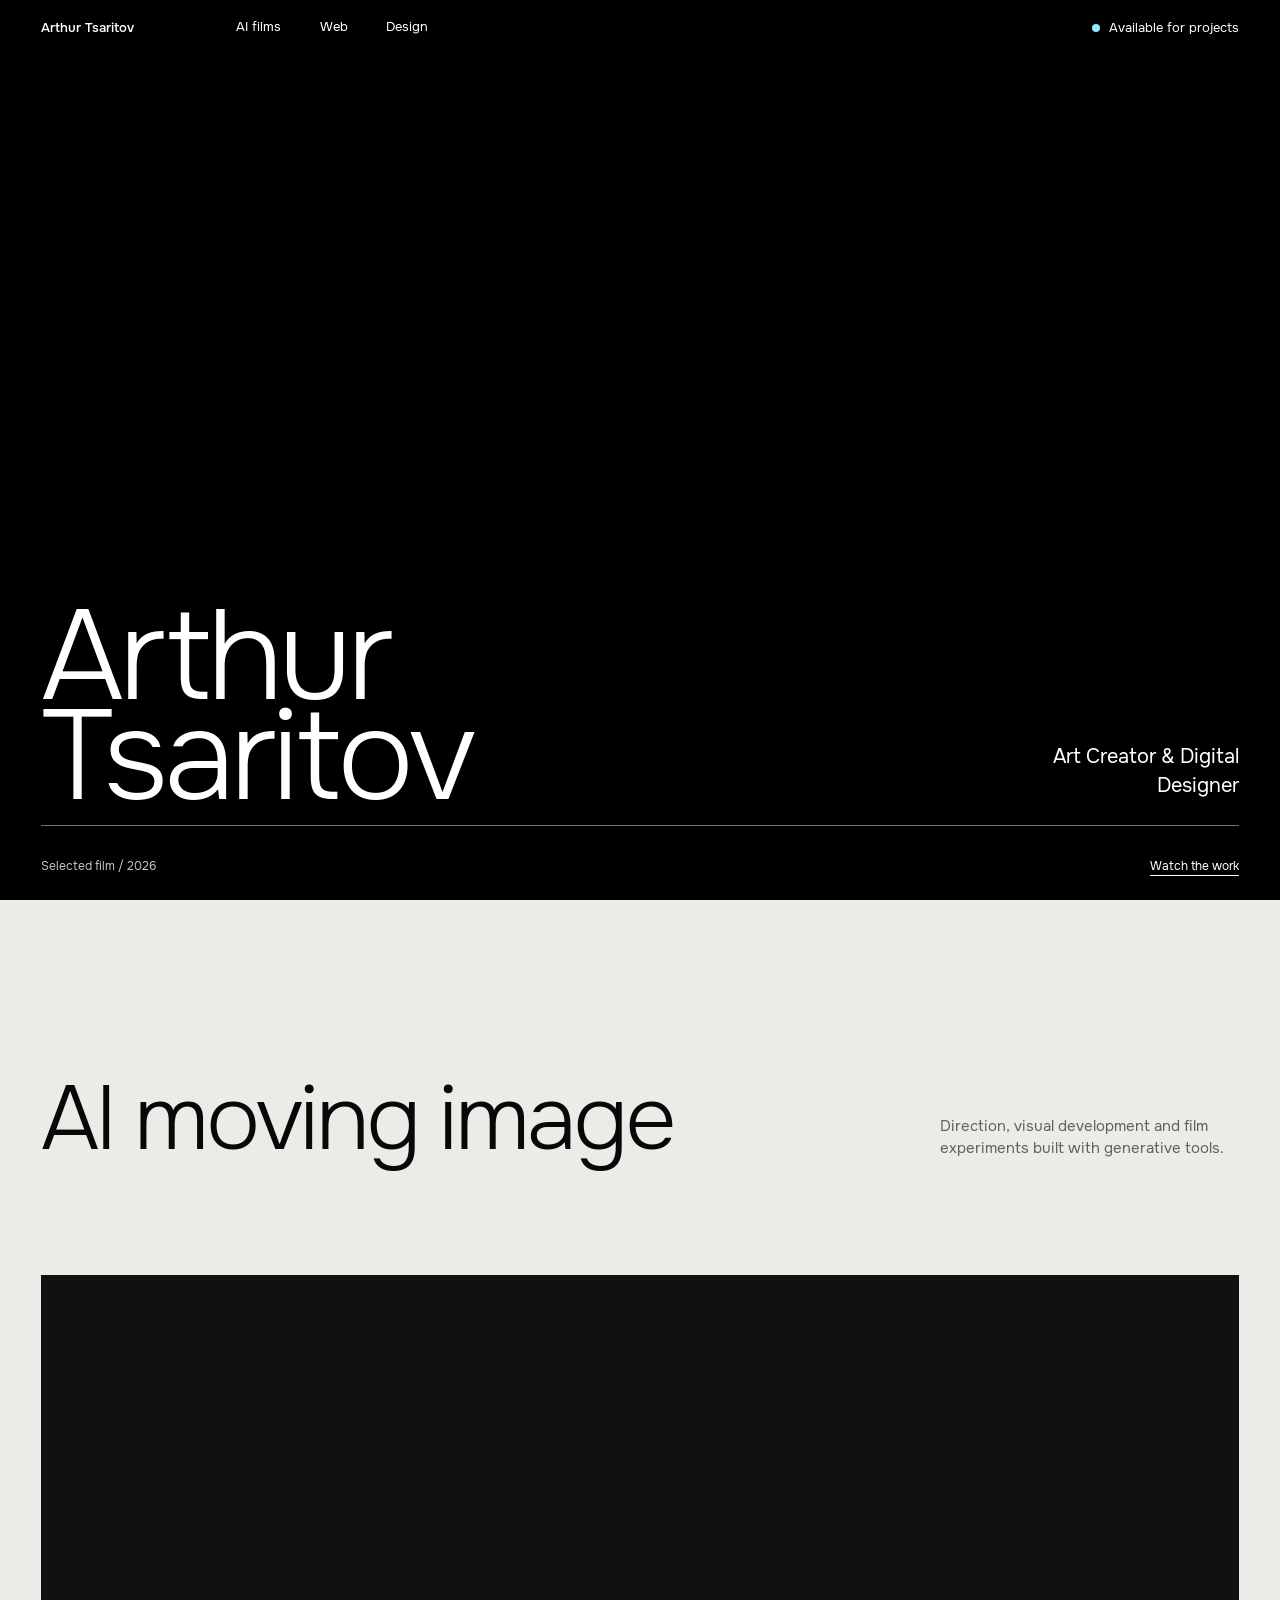
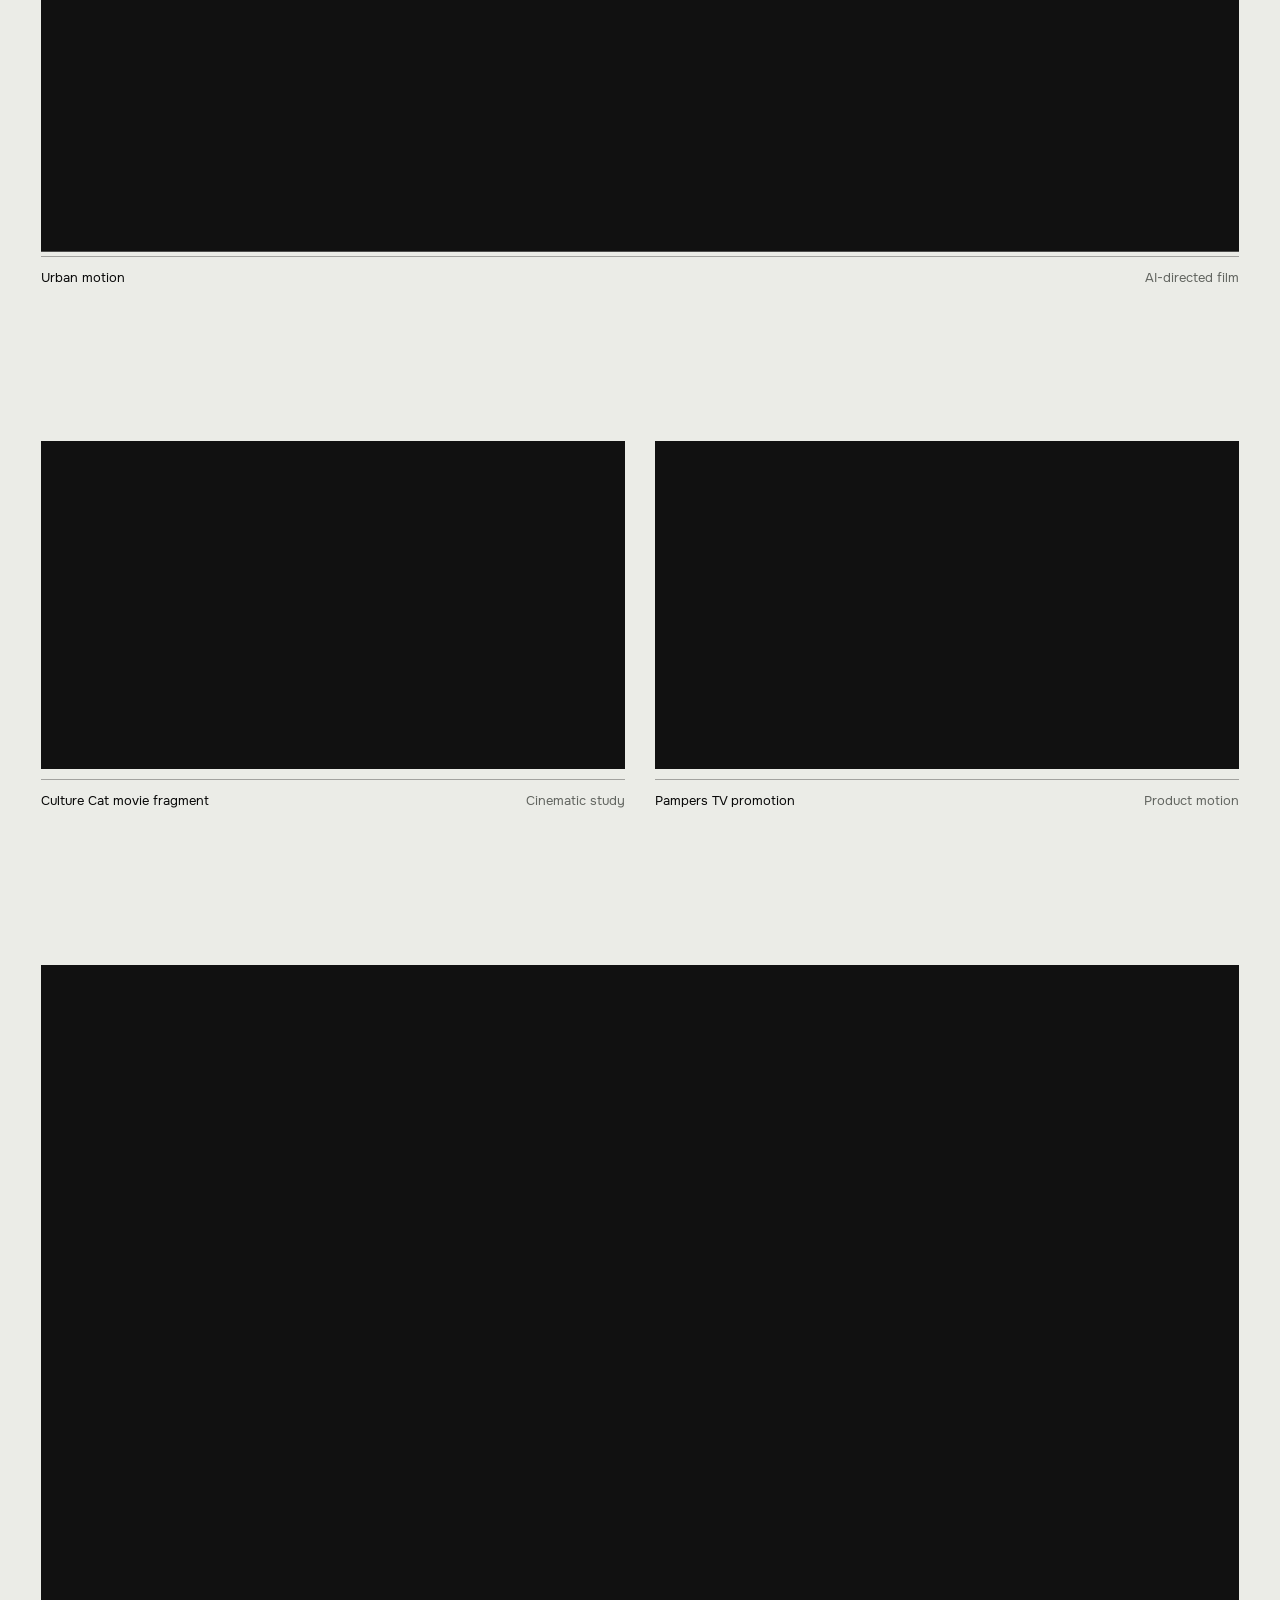
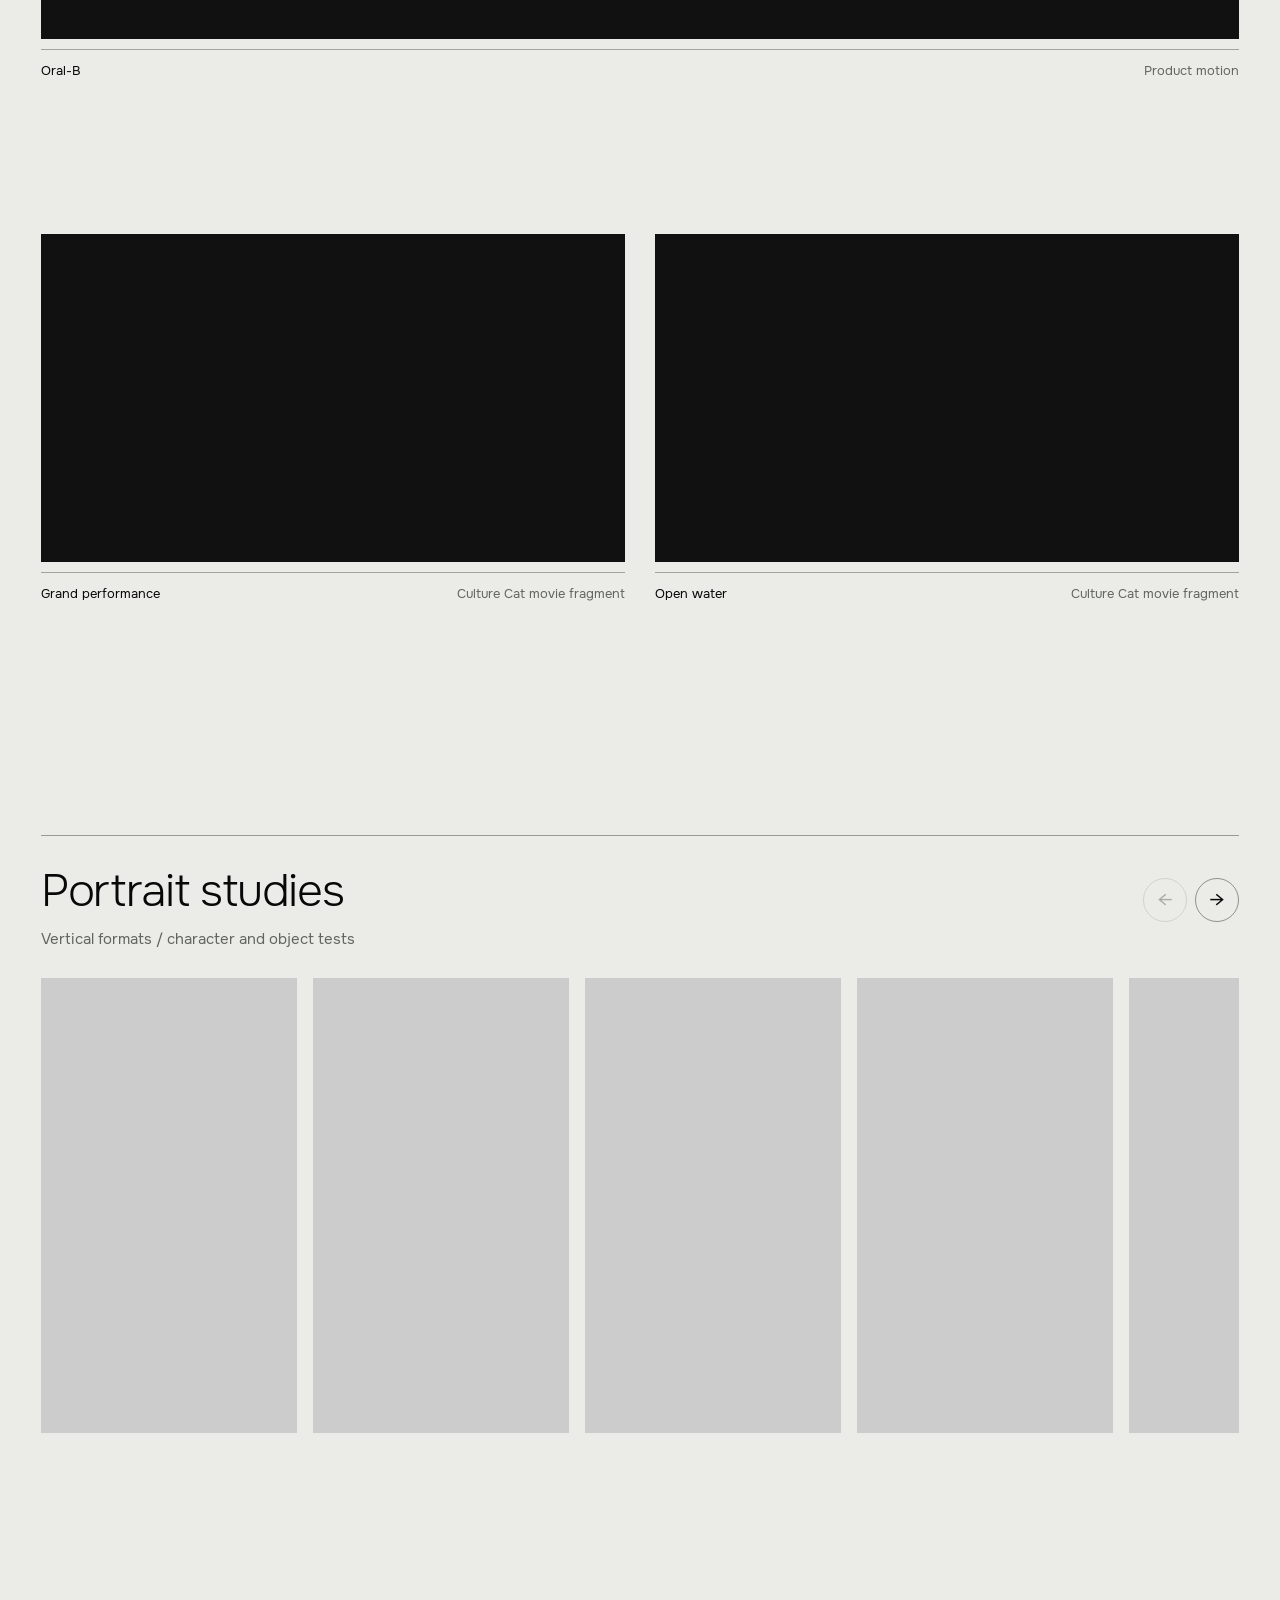
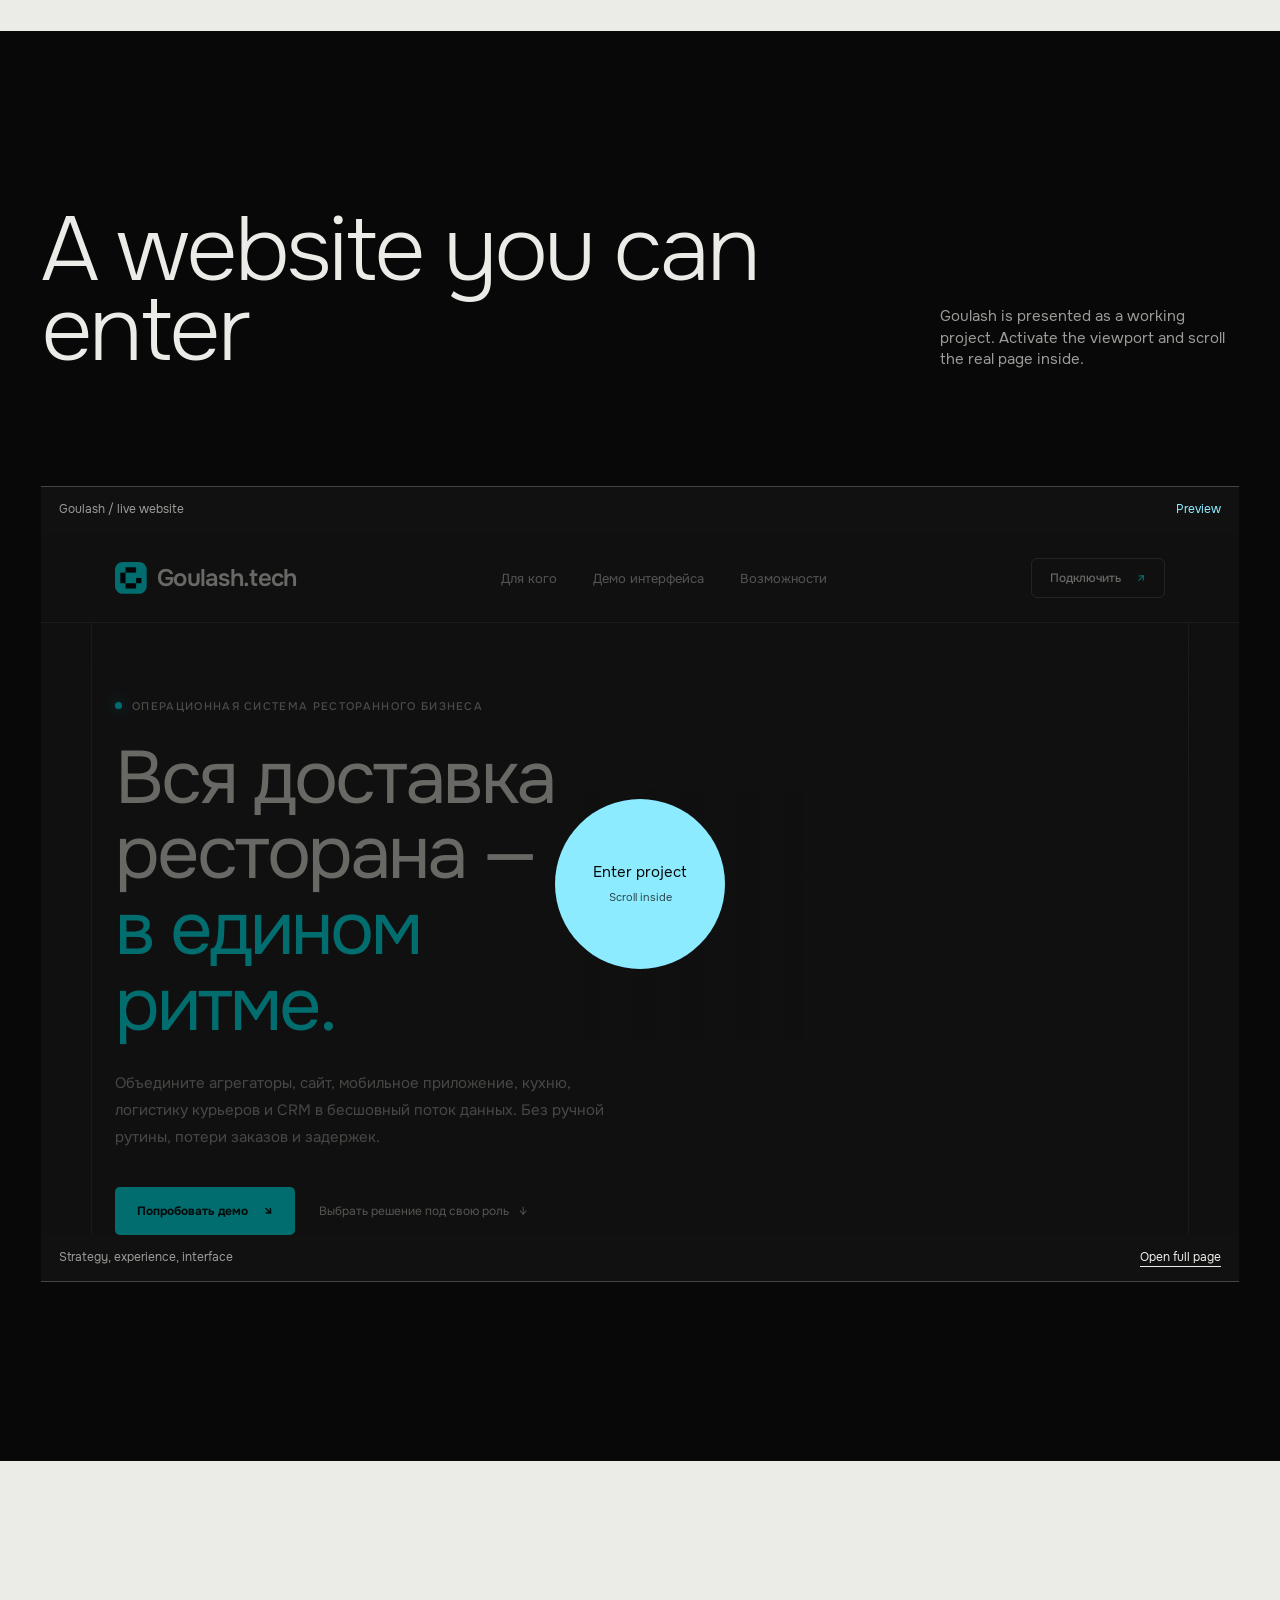
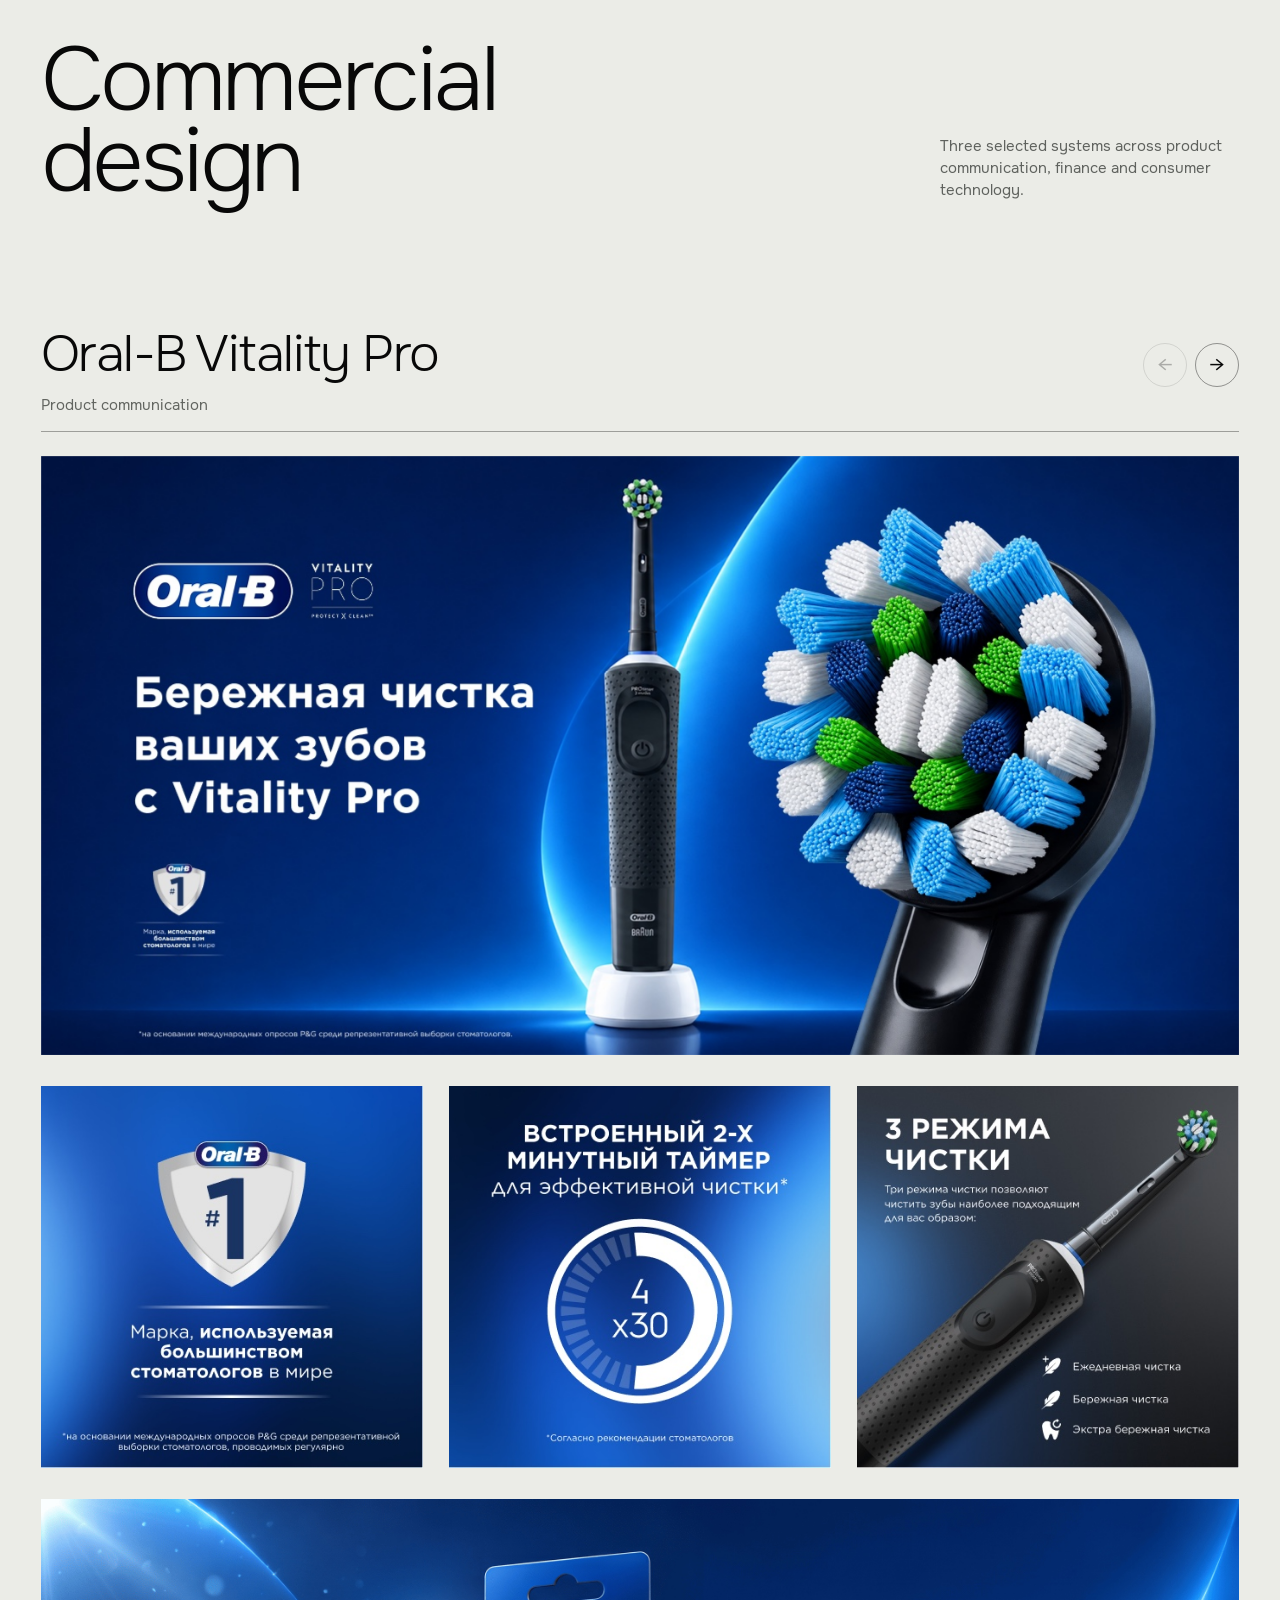
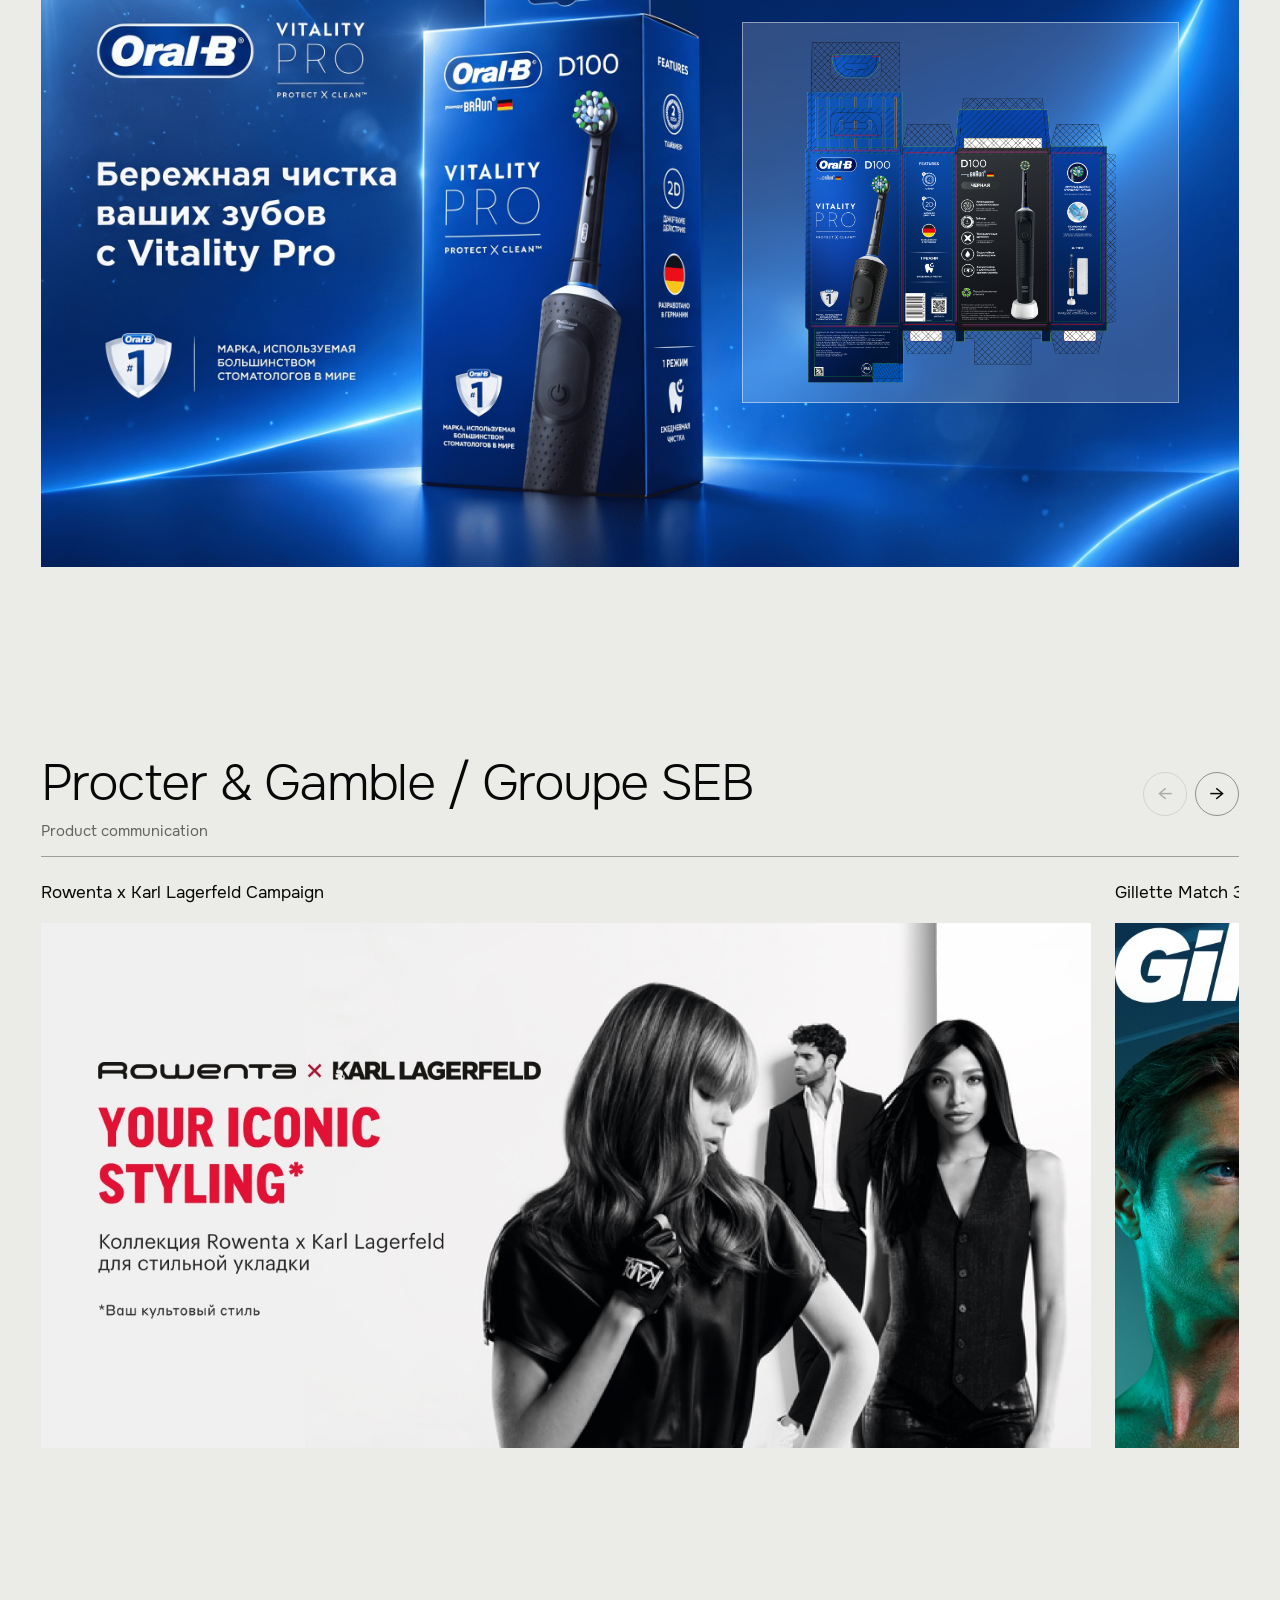
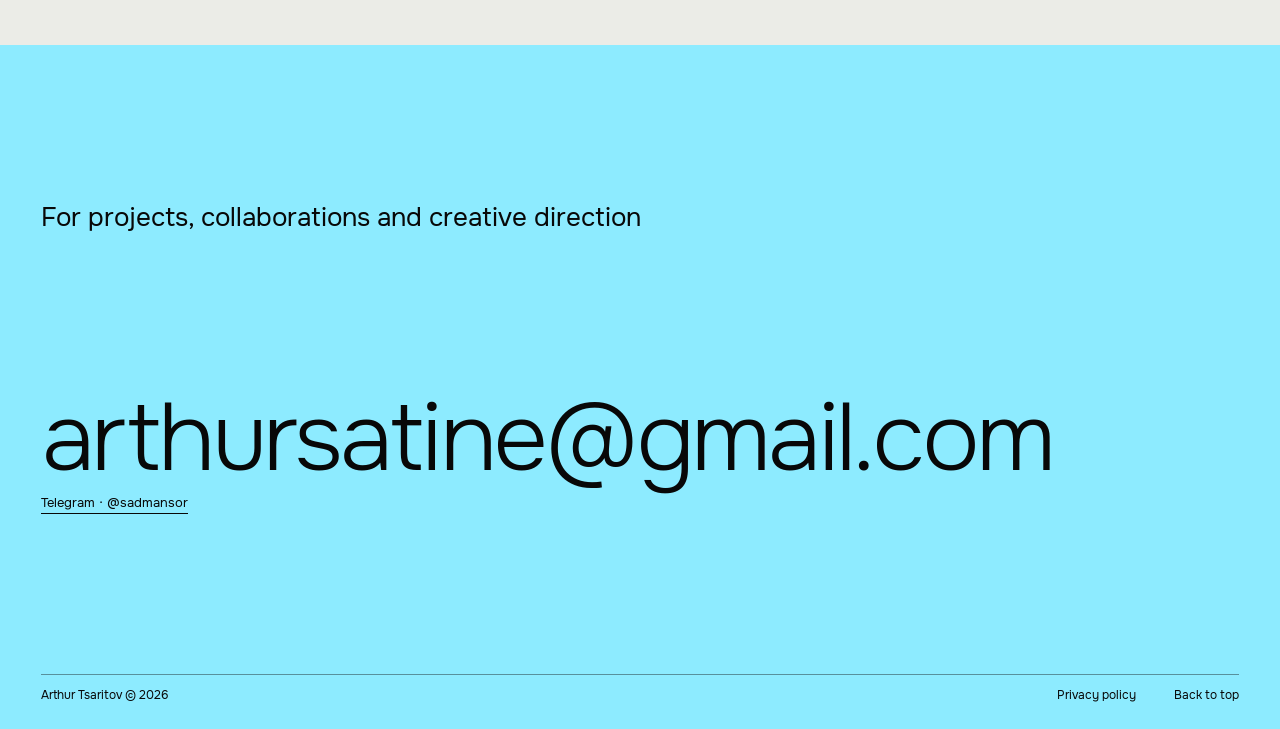
<file: index.html>
<!doctype html>
<html lang="en">
<head>
  <meta charset="utf-8"><meta name="viewport" content="width=device-width, initial-scale=1"><meta name="theme-color" content="#080808">
  <meta name="description" content="Arthur Tsaritov — Art Creator & Digital Designer. AI films, interactive web direction and commercial design.">
  <meta name="robots" content="index, follow"><title>Arthur Tsaritov — Art Creator & Digital Designer</title>
  <link rel="icon" href="./assets/favicon.svg" type="image/svg+xml"><link rel="stylesheet" href="./assets/vendor/swiper/swiper-bundle.min.css"><link rel="stylesheet" href="./styles.css?v=2"><script defer src="./assets/vendor/swiper/swiper-bundle.min.js"></script><script defer src="./script.js"></script>
  <!-- Yandex.Metrika counter -->
  <script>
    (function(m,e,t,r,i,k,a){
      m[i]=m[i]||function(){(m[i].a=m[i].a||[]).push(arguments)};
      m[i].l=1*new Date();
      for (var j=0;j<document.scripts.length;j++){if(document.scripts[j].src===r){return;}}
      k=e.createElement(t),a=e.getElementsByTagName(t)[0],k.async=1,k.src=r,a.parentNode.insertBefore(k,a);
    })(window,document,'script','https://mc.yandex.ru/metrika/tag.js?id=114208912','ym');
    ym(114208912,'init',{ssr:true,webvisor:true,clickmap:true,ecommerce:'dataLayer',referrer:document.referrer,url:location.href,accurateTrackBounce:true,trackLinks:true});
  </script>
  <!-- /Yandex.Metrika counter -->
</head>
<body>
  <noscript><div><img src="https://mc.yandex.ru/watch/114208912" style="position:absolute;left:-9999px" alt=""></div></noscript>
  <a class="skip-link" href="#work">Skip to work</a>
  <header class="site-header">
    <a class="wordmark" href="#top" aria-label="Arthur Tsaritov, back to top">Arthur Tsaritov</a>
    <nav aria-label="Primary navigation"><a href="#ai">AI films</a><a href="#web">Web</a><a href="#design">Design</a></nav>
    <a class="availability" href="mailto:arthursatine@gmail.com"><i aria-hidden="true"></i>Available for projects</a>
  </header>
  <main id="top">
    <section class="hero" aria-labelledby="hero-title">
      <div class="hero-screen"><video muted loop autoplay playsinline preload="metadata" data-managed-video><source src="./AI/gdfsfgdfsgdfg.mp4" type="video/mp4"></video><div class="hero-screen-shade" aria-hidden="true"></div></div>
      <div class="hero-copy"><h1 id="hero-title"><span>Arthur</span><span>Tsaritov</span></h1><p>Art Creator &amp; Digital Designer</p></div>
      <div class="hero-caption"><span>Selected film / 2026</span><a href="#ai">Watch the work</a></div>
    </section>
    <div id="work">
      <section class="ai-work" id="ai" aria-labelledby="ai-title">
        <header class="chapter chapter--light"><h2 id="ai-title">AI moving image</h2><p>Direction, visual development and film experiments built with generative tools.</p></header>
        <div class="cinema-list">
          <article class="film film--feature"><video muted loop playsinline preload="none" data-managed-video><source src="./AI/video.mp4" type="video/mp4"></video><footer><h3>Urban motion</h3><p>AI-directed film</p></footer></article>
          <div class="film-pair">
            <article class="film"><video muted loop playsinline preload="none" data-managed-video><source src="./AI/weavy-Minimax%202.3-2025-12-19%20at%2019.00.16.mp4" type="video/mp4"></video><footer><h3>Culture Cat movie fragment</h3><p>Cinematic study</p></footer></article>
            <article class="film"><video muted loop playsinline preload="none" data-managed-video><source src="./AI/light-fragments-replacement.mp4" type="video/mp4"></video><footer><h3>Pampers TV promotion</h3><p>Product motion</p></footer></article>
          </div>
          <article class="film"><video muted loop playsinline preload="none" data-managed-video><source src="./AI/oralb-vid.mp4" type="video/mp4"></video><footer><h3>Oral-B</h3><p>Product motion</p></footer></article>
          <div class="film-pair">
            <article class="film"><video muted loop playsinline preload="none" data-managed-video><source src="./AI/gdfshdh.mp4" type="video/mp4"></video><footer><h3>Grand performance</h3><p>Culture Cat movie fragment</p></footer></article>
            <article class="film"><video muted loop playsinline preload="none" data-managed-video><source src="./AI/gfhfhghh.mp4" type="video/mp4"></video><footer><h3>Open water</h3><p>Culture Cat movie fragment</p></footer></article>
          </div>
        </div>
        <section class="portrait-reel" aria-labelledby="portrait-title">
          <header><div><h3 id="portrait-title">Portrait studies</h3><p>Vertical formats / character and object tests</p></div><div class="case-controls"><button type="button" data-portrait-prev aria-label="Previous portrait video">←</button><button type="button" data-portrait-next aria-label="Next portrait video">→</button></div></header>
          <div class="portrait-track" tabindex="0" aria-label="Vertical AI film studies">
            <video muted loop playsinline preload="none" data-managed-video><source src="./AI/portrait-zucchini-tomato.mp4" type="video/mp4"></video><video muted loop playsinline preload="none" data-managed-video><source src="./AI/1014.mp4" type="video/mp4"></video><video muted loop playsinline preload="none" data-managed-video><source src="./AI/gdfshdshsh.mp4" type="video/mp4"></video><video muted loop playsinline preload="none" data-managed-video><source src="./AI/portrait-0f52.mp4" type="video/mp4"></video><video muted loop playsinline preload="none" data-managed-video><source src="./AI/gdfgsdg.mp4" type="video/mp4"></video><video muted loop playsinline preload="none" data-managed-video><source src="./AI/2026-10-03%2016.44.44.mp4" type="video/mp4"></video><video muted loop playsinline preload="none" data-managed-video><source src="./AI/hgfdshshh.mp4" type="video/mp4"></video><video muted loop playsinline preload="none" data-managed-video><source src="./AI/cfb8b7b4-8a34-42a7-8e1f-44177baf43f5%20(1).mp4" type="video/mp4"></video><video muted loop playsinline preload="none" data-managed-video><source src="./AI/gdfsgdfshhs.mp4" type="video/mp4"></video>
          </div>
        </section>
      </section>
      <section class="web-work section" id="web" aria-labelledby="web-title">
        <header class="chapter"><h2 id="web-title">A website you can enter</h2><p>Goulash is presented as a working project. Activate the viewport and scroll the real page inside.</p></header>
        <div class="live-browser" data-live-browser><div class="browser-bar"><span>Goulash / live website</span><span data-browser-state>Preview</span></div><div class="browser-stage"><iframe src="./web/gulash/index.html" title="Goulash website — live scrollable project" loading="lazy"></iframe><button class="browser-enter" type="button" data-browser-enter><span>Enter project</span><small>Scroll inside</small></button></div><div class="browser-footer"><p>Strategy, experience, interface</p><a href="./web/gulash/index.html" target="_blank" rel="noopener">Open full page</a></div></div>
      </section>
      <section class="traditional section" id="design" aria-labelledby="design-title">
        <header class="chapter chapter--light"><h2 id="design-title">Commercial design</h2><p>Three selected systems across product communication, finance and consumer technology.</p></header>
        <div class="cases">
          <article class="oral-showcase" aria-labelledby="oral-title"><header><div class="case-heading"><h3 id="oral-title">Oral-B Vitality Pro</h3><p>Product communication</p></div><div class="case-controls"><button type="button" data-oral-prev aria-label="Previous Oral-B campaign visual">←</button><button type="button" data-oral-next aria-label="Next Oral-B campaign visual">→</button></div></header><div class="oral-board"><section class="oral-feature" aria-label="Oral-B campaign key visuals"><div class="oral-feature-track swiper" tabindex="0"><div class="swiper-wrapper"><figure class="swiper-slide"><img src="./traditional/oral-b/or01.jpg" alt="Oral-B Vitality Pro gentle cleaning campaign key visual" loading="lazy"></figure><figure class="swiper-slide"><img src="./traditional/oral-b/or01-slide-02.jpg" alt="Oral-B Vitality Pro three cleaning modes campaign visual" loading="lazy"></figure><figure class="swiper-slide"><img src="./traditional/oral-b/or01-slide-03.jpg" alt="Oral-B Vitality Pro plaque removal campaign visual" loading="lazy"></figure><figure class="swiper-slide"><img src="./traditional/oral-b/or01-slide-04.jpg" alt="Oral-B Vitality Pro built-in timer campaign visual" loading="lazy"></figure><figure class="swiper-slide"><img src="./traditional/oral-b/or01-slide-05.jpg" alt="Oral-B Vitality Pro rechargeable battery campaign visual" loading="lazy"></figure><figure class="swiper-slide"><img src="./traditional/oral-b/or01-slide-06.jpg" alt="Oral-B brush head replacement campaign visual" loading="lazy"></figure></div></div></section><div class="oral-support-grid"><figure class="oral-support"><img src="./traditional/oral-b/or02.jpg" alt="Oral-B number one dentist brand campaign visual" loading="lazy"></figure><figure class="oral-support"><img src="./traditional/oral-b/or03.jpg" alt="Oral-B two-minute timer product communication" loading="lazy"></figure><figure class="oral-support"><img src="./traditional/oral-b/or04.jpg" alt="Oral-B three cleaning modes product communication" loading="lazy"></figure></div><figure class="oral-wide"><img src="./traditional/oral-b/or05.jpg" alt="Oral-B Vitality Pro retail packaging campaign visual" loading="lazy"><button class="pack-preview" type="button" data-pack-open aria-haspopup="dialog" aria-controls="pack-modal" aria-label="Open the Oral-B packaging artwork"><img src="./traditional/oral-b/or-pack-thumb.png" alt="" loading="lazy"><span><svg viewBox="0 0 24 24" aria-hidden="true"><circle cx="11" cy="11" r="6.5"></circle><path d="m16 16 4 4M11 8v6M8 11h6"></path></svg>View full artwork</span></button></figure></div></article>
          <article class="case" hidden aria-labelledby="alfa-title"><header><div class="case-heading"><h3 id="alfa-title">Alfa Bank</h3><p>Educational communication</p></div><div class="case-controls"><button type="button" data-case-prev aria-label="Previous Alfa Bank image">←</button><button type="button" data-case-next aria-label="Next Alfa Bank image">→</button></div></header><div class="case-track" tabindex="0" aria-label="Alfa Bank project images"><img src="./traditional/alfa/alfa01.jpg" alt="Alfa Bank educational course key visual" loading="lazy"><img src="./traditional/alfa/alfa02.jpg" alt="Alfa Bank course visual composition" loading="lazy"><img src="./traditional/alfa/alfa03.jpg" alt="Alfa Bank educational communication" loading="lazy"></div></article>
          <article class="case" aria-labelledby="rowenta-title"><header><div class="case-heading"><h3 id="rowenta-title">Procter &amp; Gamble / Groupe SEB</h3><p>Product communication</p></div><div class="case-controls"><button type="button" data-case-prev aria-label="Previous campaign">←</button><button type="button" data-case-next aria-label="Next campaign">→</button></div></header><div class="case-track case-track--campaigns" tabindex="0" aria-label="Procter &amp; Gamble and Groupe SEB campaigns"><figure class="campaign-slide"><figcaption>Rowenta x Karl Lagerfeld Campaign</figcaption><img src="./traditional/rowenta/rowenta01.jpg" alt="Rowenta x Karl Lagerfeld campaign visual" loading="lazy"></figure><figure class="campaign-slide"><figcaption>Gillette Match 3 / Match 3 Turbo Promotion</figcaption><img src="./traditional/rowenta/rowenta02.jpg" alt="Gillette Match 3 and Match 3 Turbo promotion" loading="lazy"></figure><figure class="campaign-slide"><figcaption>Rowenta &amp; Formula 1 Collab</figcaption><img src="./traditional/rowenta/rowenta03.jpg" alt="Rowenta and Formula 1 collaboration campaign" loading="lazy"></figure></div></article>
        </div>
      </section>
    </div>
  </main>
  <footer class="site-footer"><p>For projects, collaborations and creative direction</p><div class="footer-contact"><a class="footer-email" href="mailto:arthursatine@gmail.com">arthursatine@gmail.com</a><a class="footer-telegram" href="https://t.me/sadmansor" target="_blank" rel="noopener">Telegram · @sadmansor</a></div><div class="footer-meta"><span>Arthur Tsaritov © <span data-year>2026</span></span><nav aria-label="Legal and page navigation"><a href="./privacy-policy/">Privacy policy</a><a href="#top">Back to top</a></nav></div></footer>
  <dialog class="pack-modal" id="pack-modal" data-pack-modal aria-labelledby="pack-modal-title"><div class="pack-modal-shell"><header><p id="pack-modal-title">Oral-B Vitality Pro — packaging artwork</p><button type="button" data-pack-close aria-label="Close packaging artwork"><svg viewBox="0 0 24 24" aria-hidden="true"><path d="M5 5 19 19M19 5 5 19"></path></svg></button></header><div class="pack-modal-stage"><img src="./traditional/oral-b/or-pack-thumb.png" data-pack-full data-src="./traditional/oral-b/or-pack-full.jpg" alt="Full Oral-B Vitality Pro packaging artwork"></div></div></dialog>
</body>
</html>
</file>
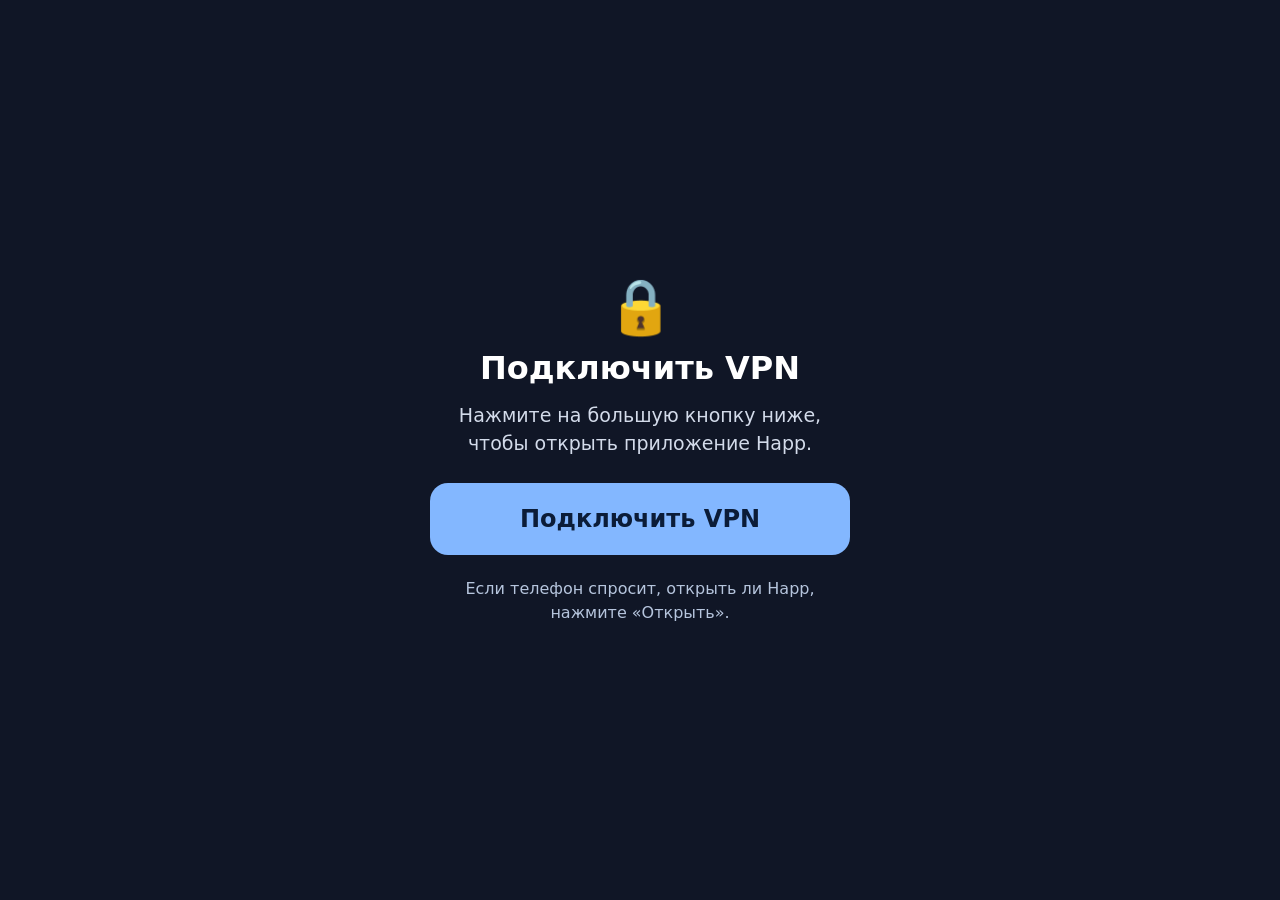
<file: happ/index.html>
<!doctype html>
<html lang="ru">
<head>
<meta charset="utf-8"><meta name="viewport" content="width=device-width, initial-scale=1">
<title>Подключить VPN</title>
<style>
*{box-sizing:border-box}body{margin:0;min-height:100svh;display:grid;place-items:center;background:#101626;color:#fff;font-family:system-ui,-apple-system,Arial,sans-serif;padding:22px}.card{width:min(100%,420px);text-align:center}.symbol{font-size:54px;margin-bottom:12px}h1{font-size:32px;line-height:1.15;margin:0 0 16px}p{font-size:19px;line-height:1.45;color:#d3dbea;margin:0 0 26px}a.button{display:block;background:#83b7ff;color:#0b1c38;border-radius:18px;padding:22px 12px;font-size:24px;font-weight:750;text-decoration:none}small{display:block;margin-top:22px;font-size:16px;line-height:1.5;color:#b6c5dd}
</style>
</head>
<body><main class="card"><div class="symbol">🔒</div><h1>Подключить VPN</h1><p>Нажмите на большую кнопку ниже, чтобы открыть приложение Happ.</p><a class="button" href="happ://add/https%3A%2F%2Fsub.conn-liberty.net%2Fconnection%2Fsubs%2Fef2b1e6b-a361-4f51-8511-92babd798429">Подключить VPN</a><small>Если телефон спросит, открыть ли Happ, нажмите «Открыть».</small></main></body>
</html>
</file>
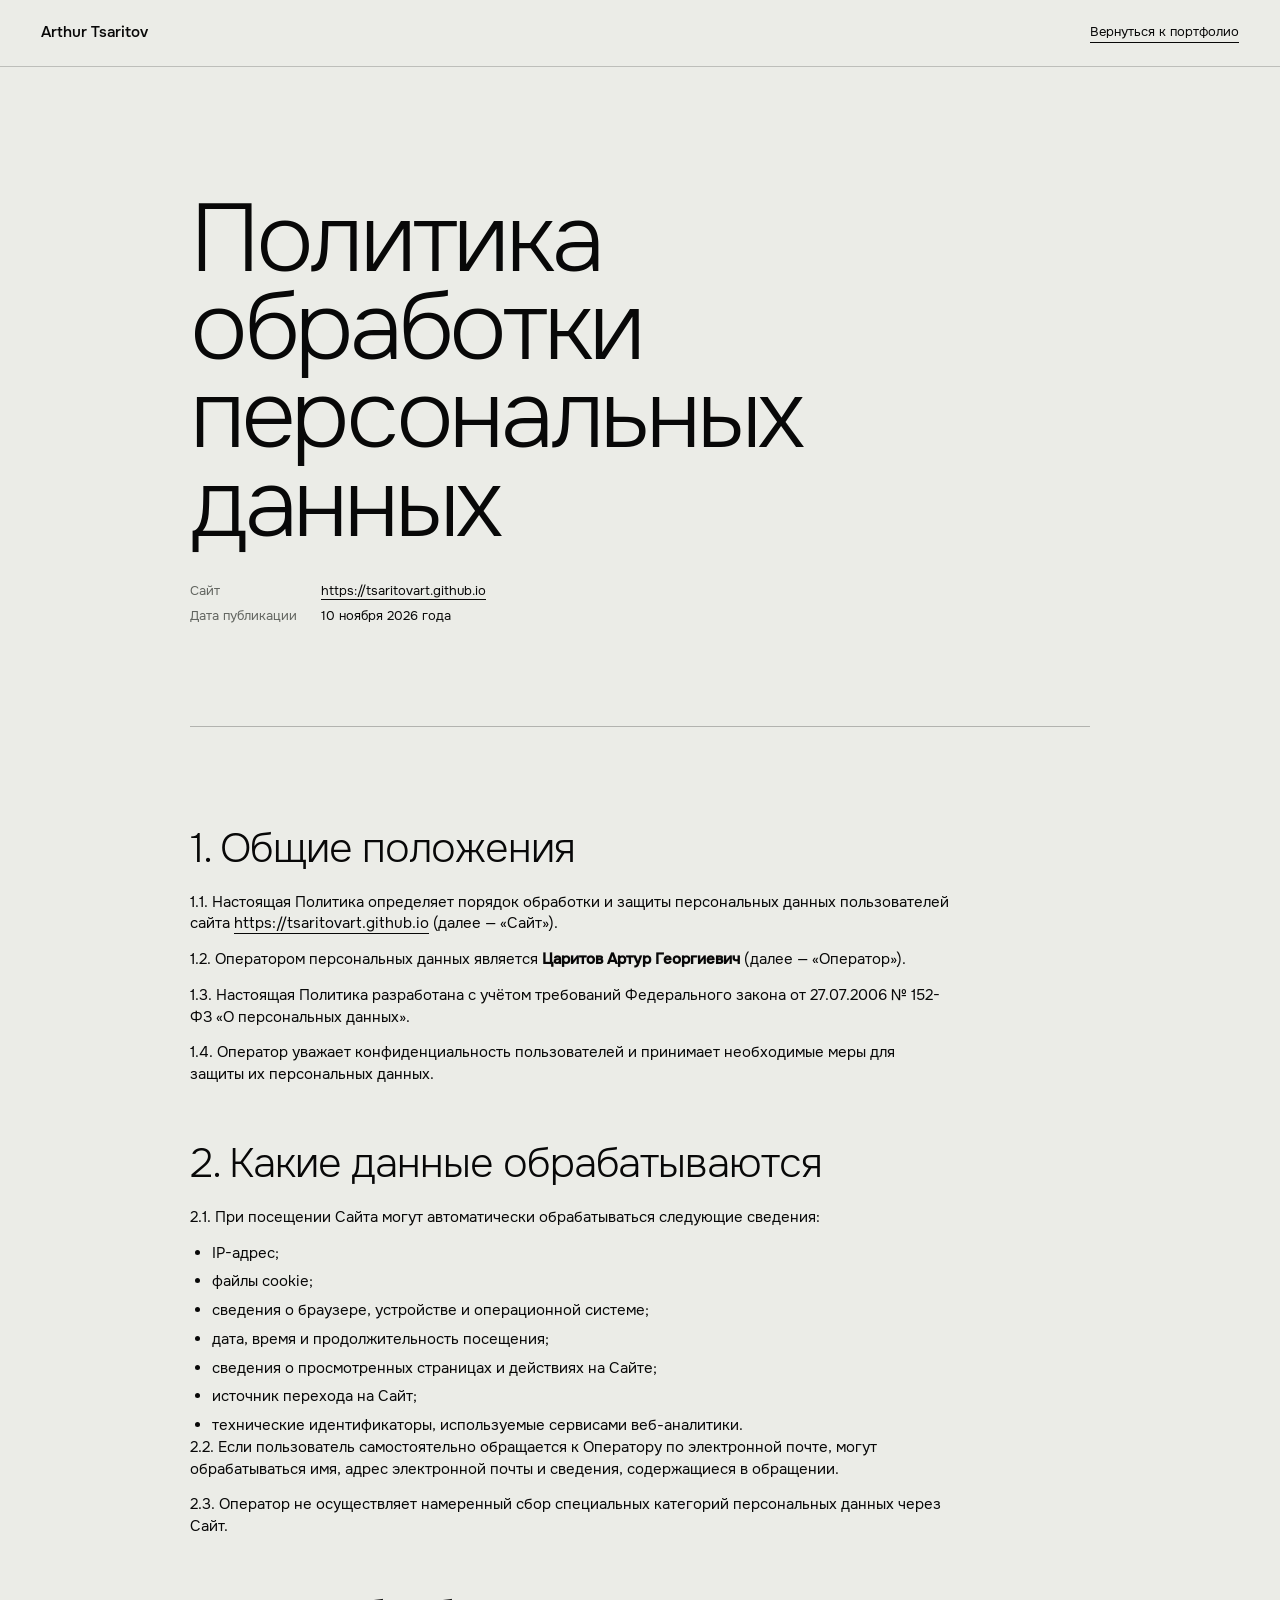
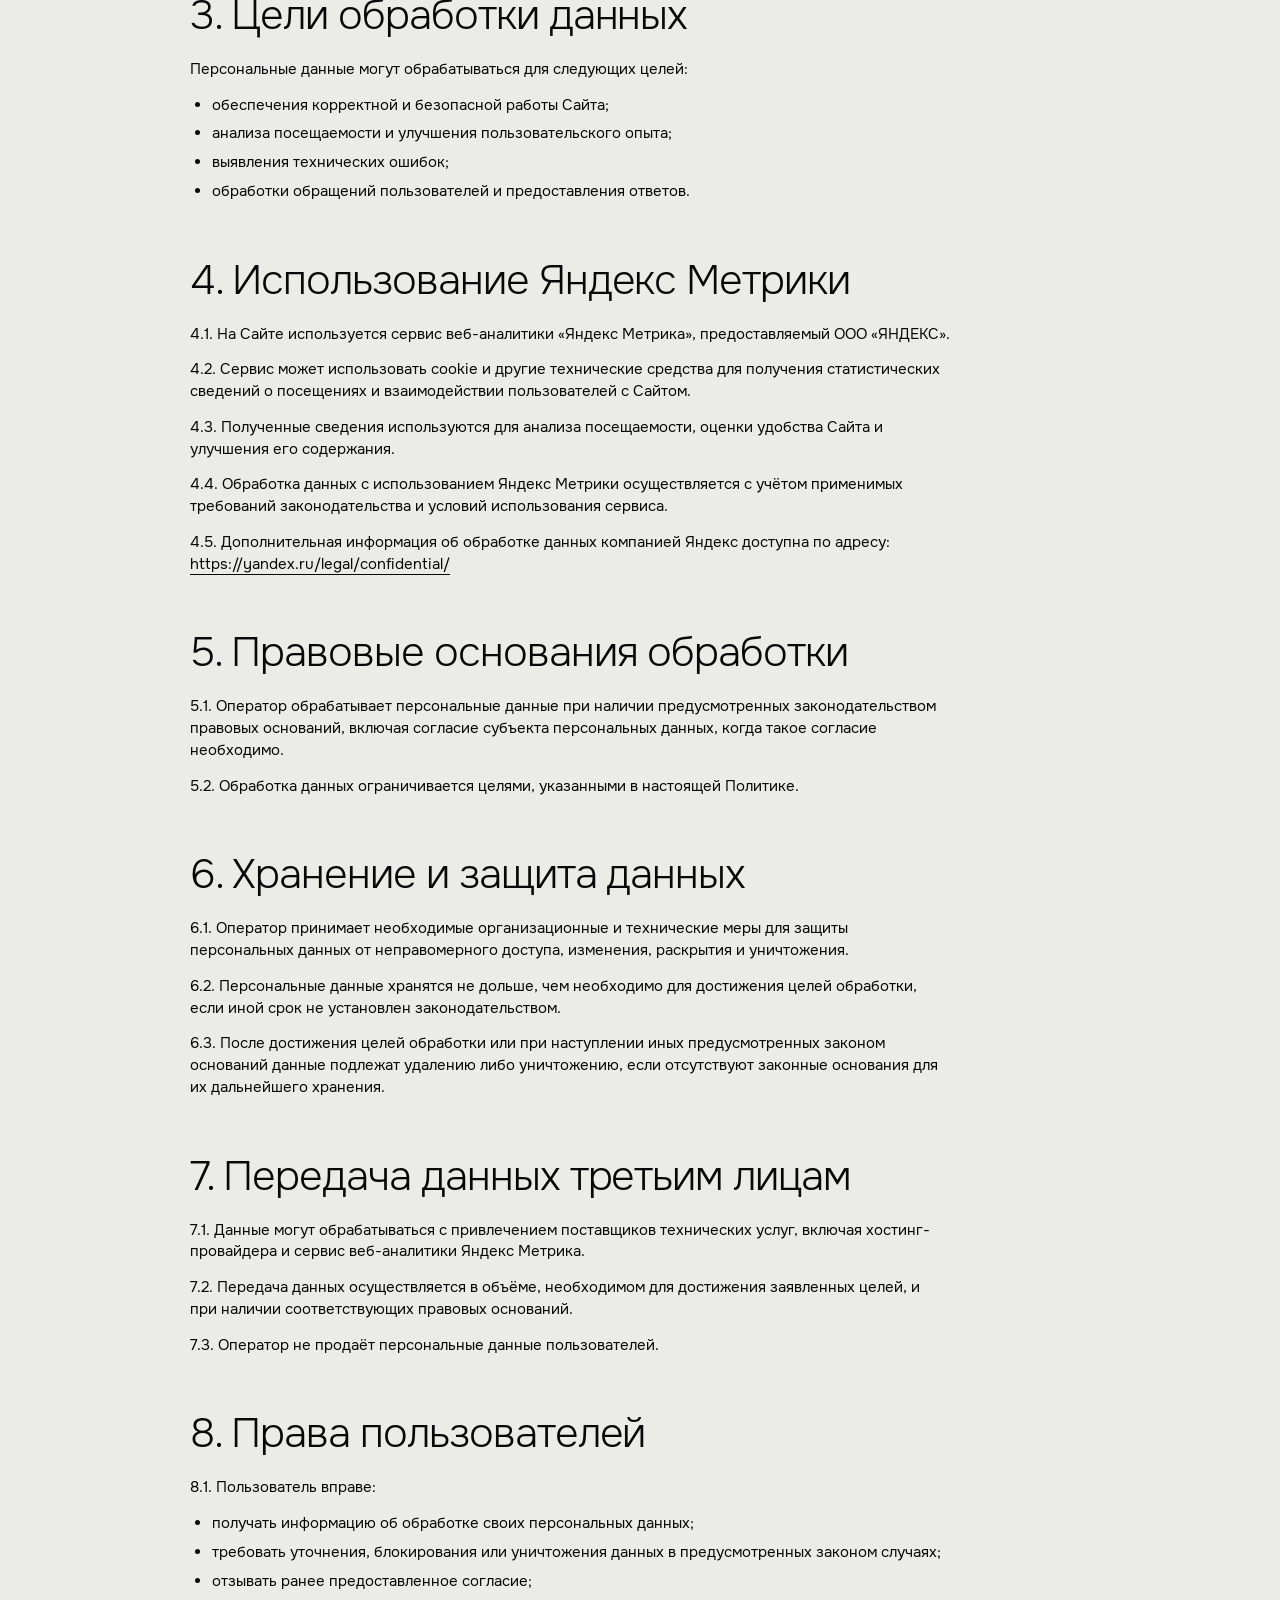
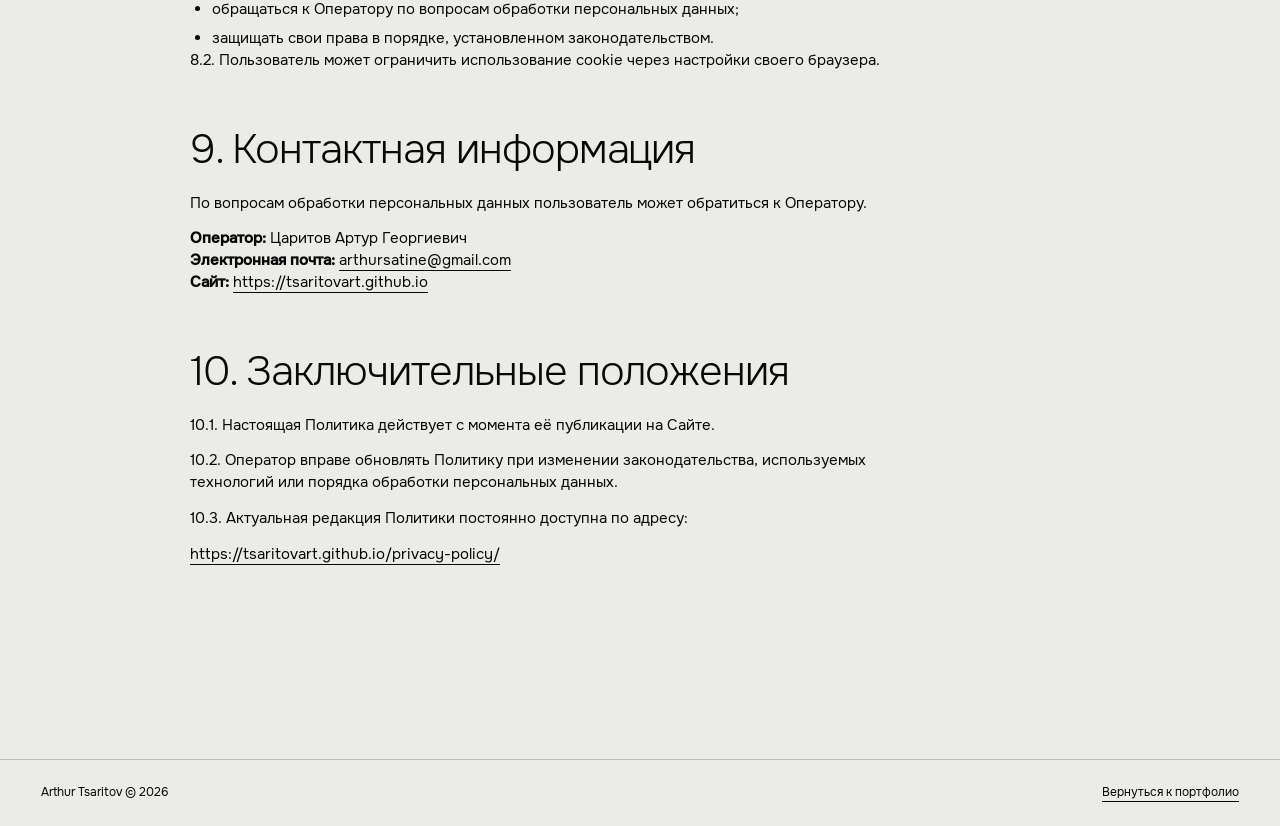
<file: privacy-policy/index.html>
<!doctype html>
<html lang="ru">
<head>
  <meta charset="utf-8">
  <meta name="viewport" content="width=device-width, initial-scale=1">
  <meta name="theme-color" content="#ebece7">
  <meta name="description" content="Политика обработки персональных данных сайта Arthur Tsaritov.">
  <meta name="robots" content="index, follow">
  <link rel="canonical" href="https://tsaritovart.github.io/privacy-policy/">
  <title>Политика обработки персональных данных — Arthur Tsaritov</title>
  <link rel="icon" href="../assets/favicon.svg" type="image/svg+xml">
  <link rel="stylesheet" href="../styles.css?v=4">
  <!-- Yandex.Metrika counter -->
  <script>
    (function(m,e,t,r,i,k,a){
      m[i]=m[i]||function(){(m[i].a=m[i].a||[]).push(arguments)};
      m[i].l=1*new Date();
      for (var j=0;j<document.scripts.length;j++){if(document.scripts[j].src===r){return;}}
      k=e.createElement(t),a=e.getElementsByTagName(t)[0],k.async=1,k.src=r,a.parentNode.insertBefore(k,a);
    })(window,document,'script','https://mc.yandex.ru/metrika/tag.js?id=114208912','ym');
    ym(114208912,'init',{ssr:true,webvisor:true,clickmap:true,ecommerce:'dataLayer',referrer:document.referrer,url:location.href,accurateTrackBounce:true,trackLinks:true});
  </script>
  <!-- /Yandex.Metrika counter -->
</head>
<body class="policy-page">
  <noscript><div><img src="https://mc.yandex.ru/watch/114208912" style="position:absolute;left:-9999px" alt=""></div></noscript>
  <header class="policy-header">
    <a href="../" aria-label="Arthur Tsaritov — вернуться на главную">Arthur Tsaritov</a>
    <a href="../">Вернуться к портфолио</a>
  </header>
  <main class="policy-main">
    <header class="policy-intro">
      <h1>Политика обработки персональных данных</h1>
      <dl class="policy-meta">
        <dt>Сайт</dt><dd><a href="https://tsaritovart.github.io">https://tsaritovart.github.io</a></dd>
        <dt>Дата публикации</dt><dd><time datetime="2026-11-10">10 ноября 2026 года</time></dd>
      </dl>
    </header>
    <div class="policy-content">
      <section aria-labelledby="policy-1"><h2 id="policy-1">1. Общие положения</h2><p>1.1. Настоящая Политика определяет порядок обработки и защиты персональных данных пользователей сайта <a href="https://tsaritovart.github.io">https://tsaritovart.github.io</a> (далее — «Сайт»).</p><p>1.2. Оператором персональных данных является <strong>Царитов Артур Георгиевич</strong> (далее — «Оператор»).</p><p>1.3. Настоящая Политика разработана с учётом требований Федерального закона от 27.07.2006 № 152-ФЗ «О персональных данных».</p><p>1.4. Оператор уважает конфиденциальность пользователей и принимает необходимые меры для защиты их персональных данных.</p></section>
      <section aria-labelledby="policy-2"><h2 id="policy-2">2. Какие данные обрабатываются</h2><p>2.1. При посещении Сайта могут автоматически обрабатываться следующие сведения:</p><ul><li>IP-адрес;</li><li>файлы cookie;</li><li>сведения о браузере, устройстве и операционной системе;</li><li>дата, время и продолжительность посещения;</li><li>сведения о просмотренных страницах и действиях на Сайте;</li><li>источник перехода на Сайт;</li><li>технические идентификаторы, используемые сервисами веб-аналитики.</li></ul><p>2.2. Если пользователь самостоятельно обращается к Оператору по электронной почте, могут обрабатываться имя, адрес электронной почты и сведения, содержащиеся в обращении.</p><p>2.3. Оператор не осуществляет намеренный сбор специальных категорий персональных данных через Сайт.</p></section>
      <section aria-labelledby="policy-3"><h2 id="policy-3">3. Цели обработки данных</h2><p>Персональные данные могут обрабатываться для следующих целей:</p><ul><li>обеспечения корректной и безопасной работы Сайта;</li><li>анализа посещаемости и улучшения пользовательского опыта;</li><li>выявления технических ошибок;</li><li>обработки обращений пользователей и предоставления ответов.</li></ul></section>
      <section aria-labelledby="policy-4"><h2 id="policy-4">4. Использование Яндекс Метрики</h2><p>4.1. На Сайте используется сервис веб-аналитики «Яндекс Метрика», предоставляемый ООО «ЯНДЕКС».</p><p>4.2. Сервис может использовать cookie и другие технические средства для получения статистических сведений о посещениях и взаимодействии пользователей с Сайтом.</p><p>4.3. Полученные сведения используются для анализа посещаемости, оценки удобства Сайта и улучшения его содержания.</p><p>4.4. Обработка данных с использованием Яндекс Метрики осуществляется с учётом применимых требований законодательства и условий использования сервиса.</p><p>4.5. Дополнительная информация об обработке данных компанией Яндекс доступна по адресу: <a href="https://yandex.ru/legal/confidential/" target="_blank" rel="noopener">https://yandex.ru/legal/confidential/</a></p></section>
      <section aria-labelledby="policy-5"><h2 id="policy-5">5. Правовые основания обработки</h2><p>5.1. Оператор обрабатывает персональные данные при наличии предусмотренных законодательством правовых оснований, включая согласие субъекта персональных данных, когда такое согласие необходимо.</p><p>5.2. Обработка данных ограничивается целями, указанными в настоящей Политике.</p></section>
      <section aria-labelledby="policy-6"><h2 id="policy-6">6. Хранение и защита данных</h2><p>6.1. Оператор принимает необходимые организационные и технические меры для защиты персональных данных от неправомерного доступа, изменения, раскрытия и уничтожения.</p><p>6.2. Персональные данные хранятся не дольше, чем необходимо для достижения целей обработки, если иной срок не установлен законодательством.</p><p>6.3. После достижения целей обработки или при наступлении иных предусмотренных законом оснований данные подлежат удалению либо уничтожению, если отсутствуют законные основания для их дальнейшего хранения.</p></section>
      <section aria-labelledby="policy-7"><h2 id="policy-7">7. Передача данных третьим лицам</h2><p>7.1. Данные могут обрабатываться с привлечением поставщиков технических услуг, включая хостинг-провайдера и сервис веб-аналитики Яндекс Метрика.</p><p>7.2. Передача данных осуществляется в объёме, необходимом для достижения заявленных целей, и при наличии соответствующих правовых оснований.</p><p>7.3. Оператор не продаёт персональные данные пользователей.</p></section>
      <section aria-labelledby="policy-8"><h2 id="policy-8">8. Права пользователей</h2><p>8.1. Пользователь вправе:</p><ul><li>получать информацию об обработке своих персональных данных;</li><li>требовать уточнения, блокирования или уничтожения данных в предусмотренных законом случаях;</li><li>отзывать ранее предоставленное согласие;</li><li>обращаться к Оператору по вопросам обработки персональных данных;</li><li>защищать свои права в порядке, установленном законодательством.</li></ul><p>8.2. Пользователь может ограничить использование cookie через настройки своего браузера.</p></section>
      <section aria-labelledby="policy-9"><h2 id="policy-9">9. Контактная информация</h2><p>По вопросам обработки персональных данных пользователь может обратиться к Оператору.</p><p><strong>Оператор:</strong> Царитов Артур Георгиевич<br><strong>Электронная почта:</strong> <a href="mailto:arthursatine@gmail.com">arthursatine@gmail.com</a><br><strong>Сайт:</strong> <a href="https://tsaritovart.github.io">https://tsaritovart.github.io</a></p></section>
      <section aria-labelledby="policy-10"><h2 id="policy-10">10. Заключительные положения</h2><p>10.1. Настоящая Политика действует с момента её публикации на Сайте.</p><p>10.2. Оператор вправе обновлять Политику при изменении законодательства, используемых технологий или порядка обработки персональных данных.</p><p>10.3. Актуальная редакция Политики постоянно доступна по адресу:</p><p><a href="https://tsaritovart.github.io/privacy-policy/">https://tsaritovart.github.io/privacy-policy/</a></p></section>
    </div>
  </main>
  <footer class="policy-footer"><span>Arthur Tsaritov © 2026</span><a href="../">Вернуться к портфолио</a></footer>
</body>
</html>
</file>
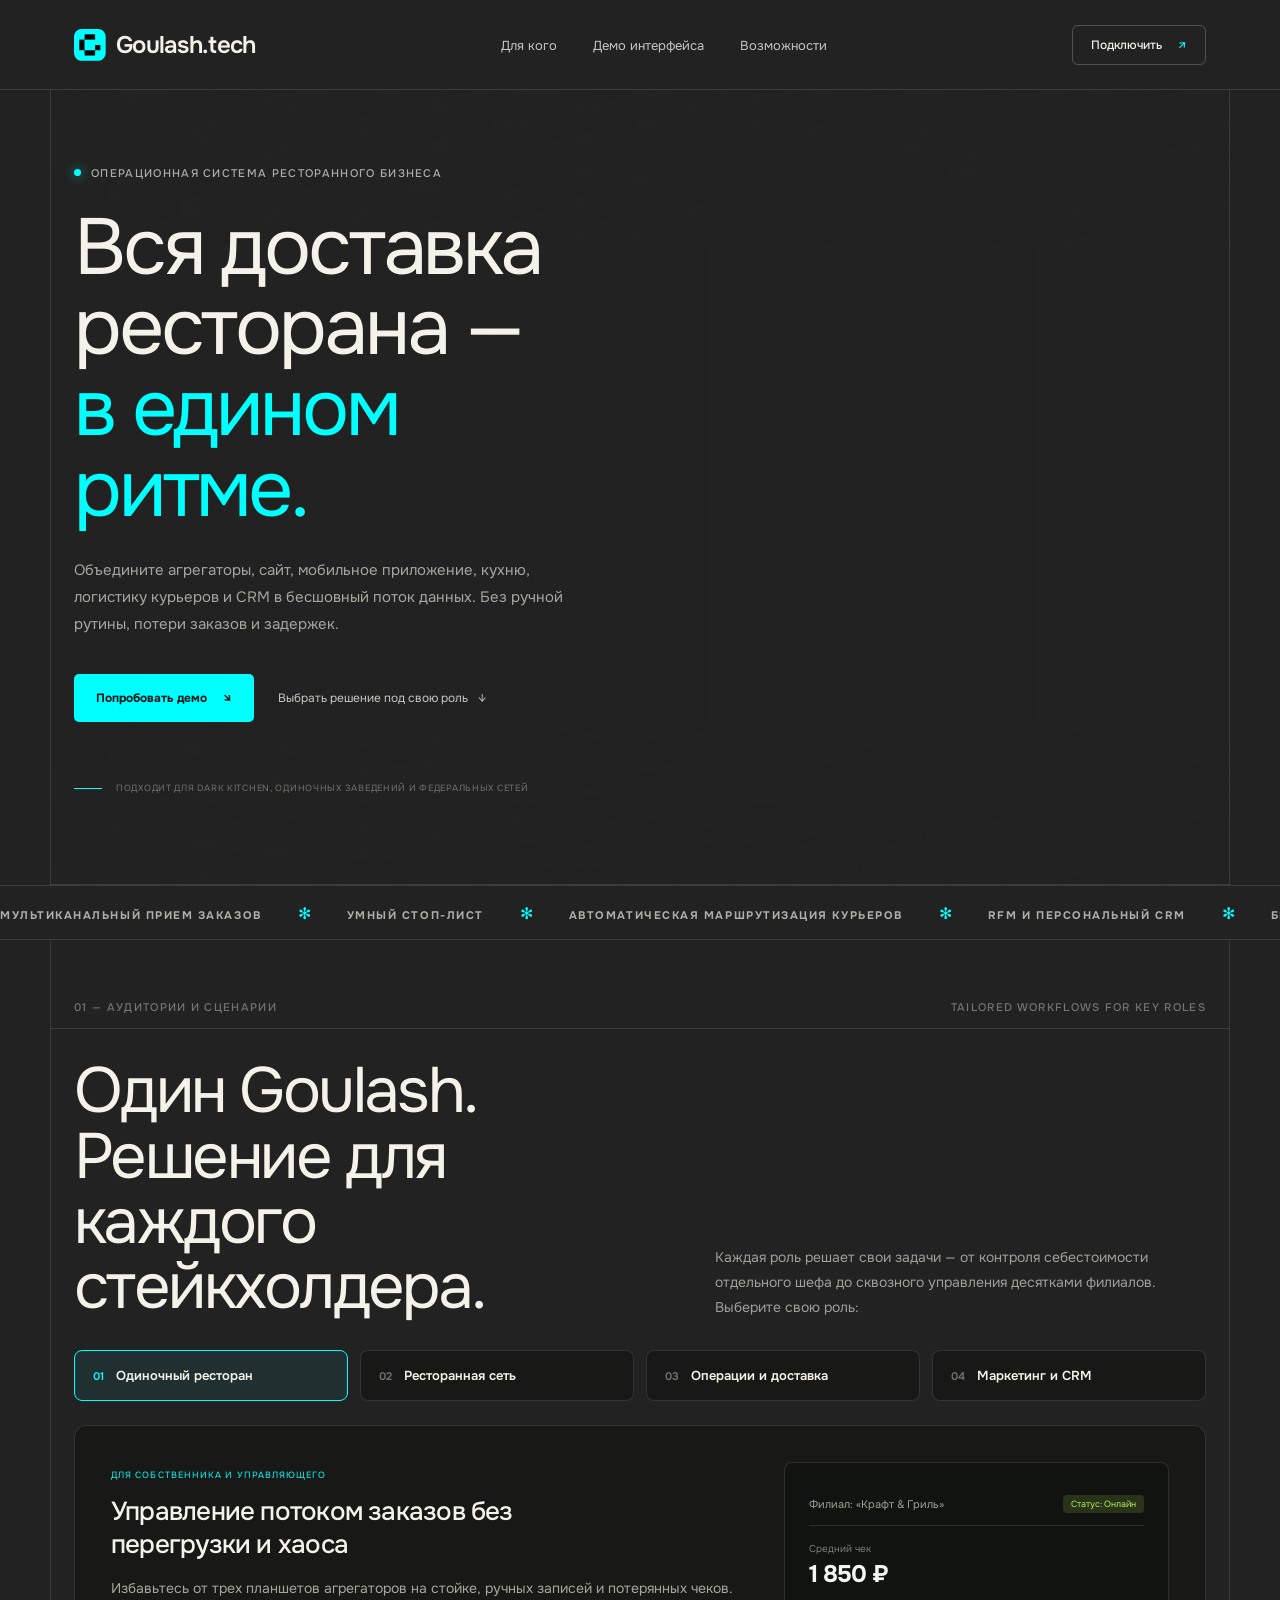
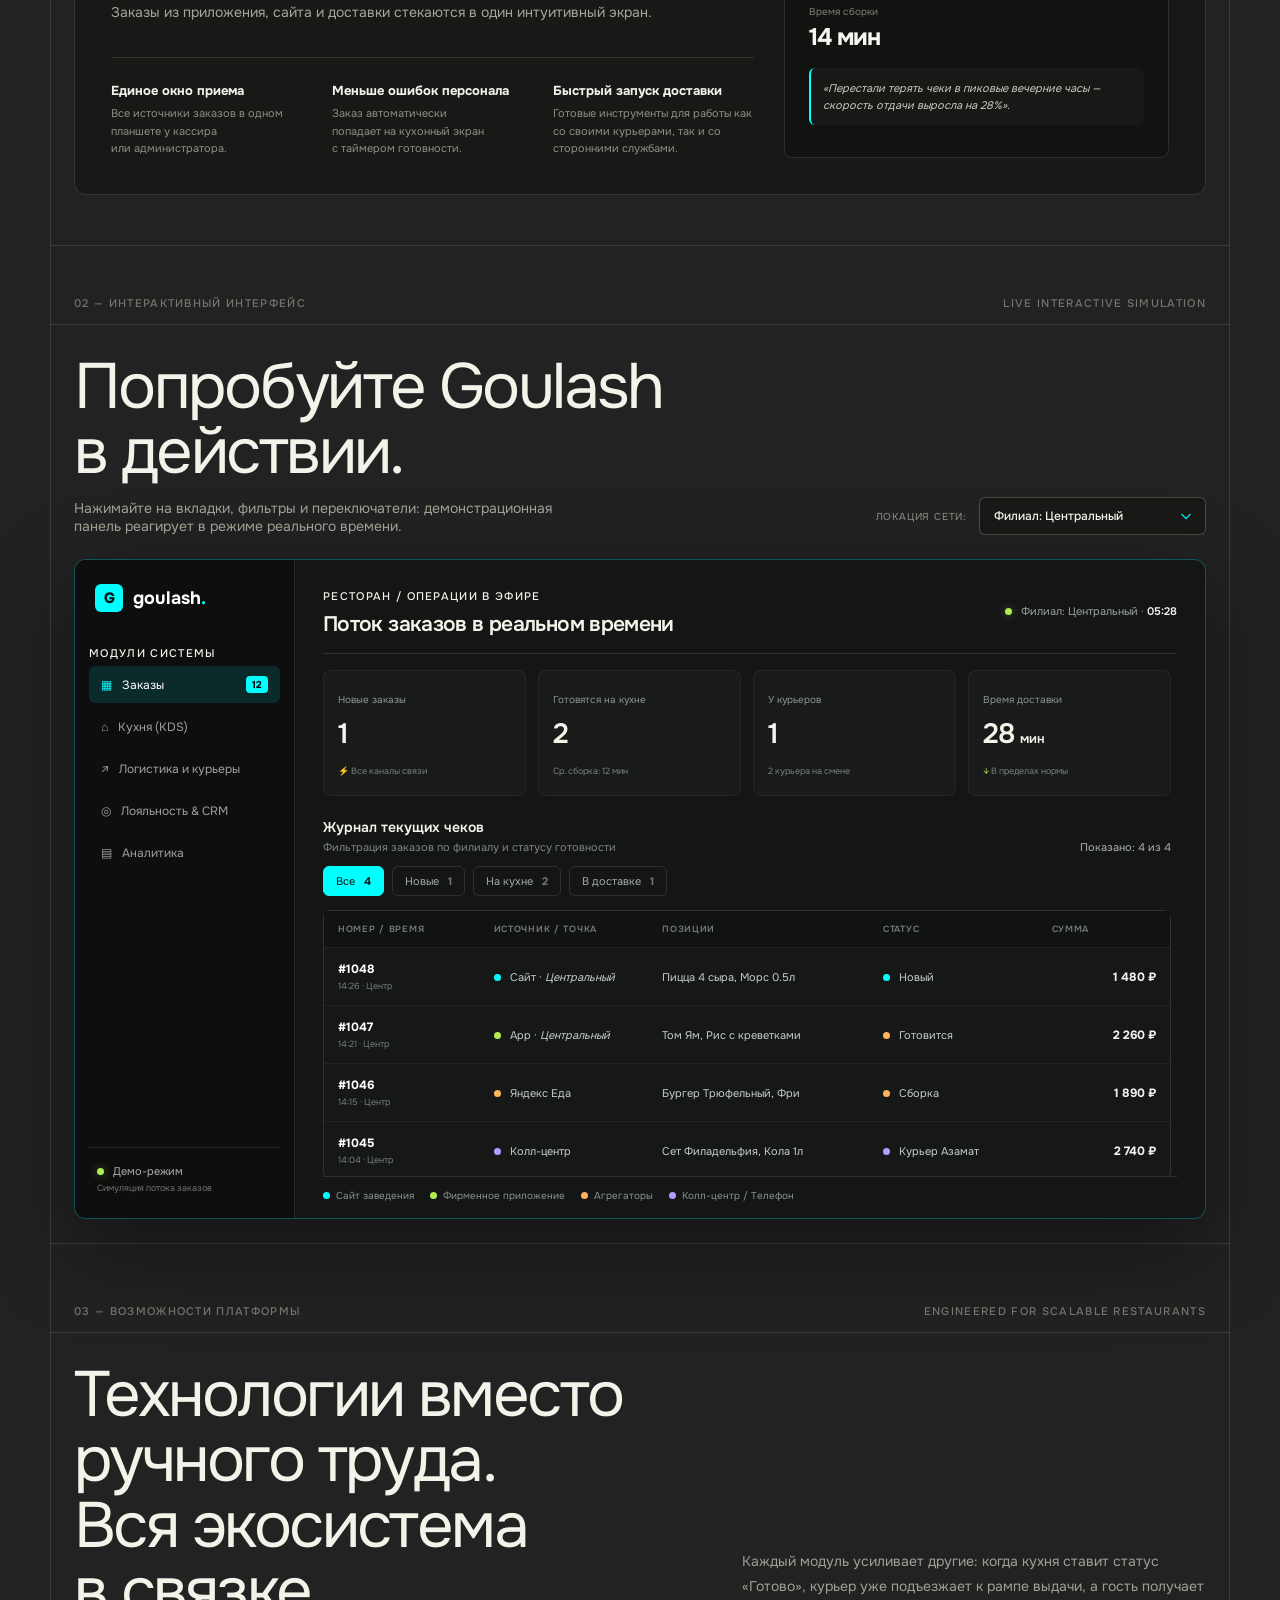
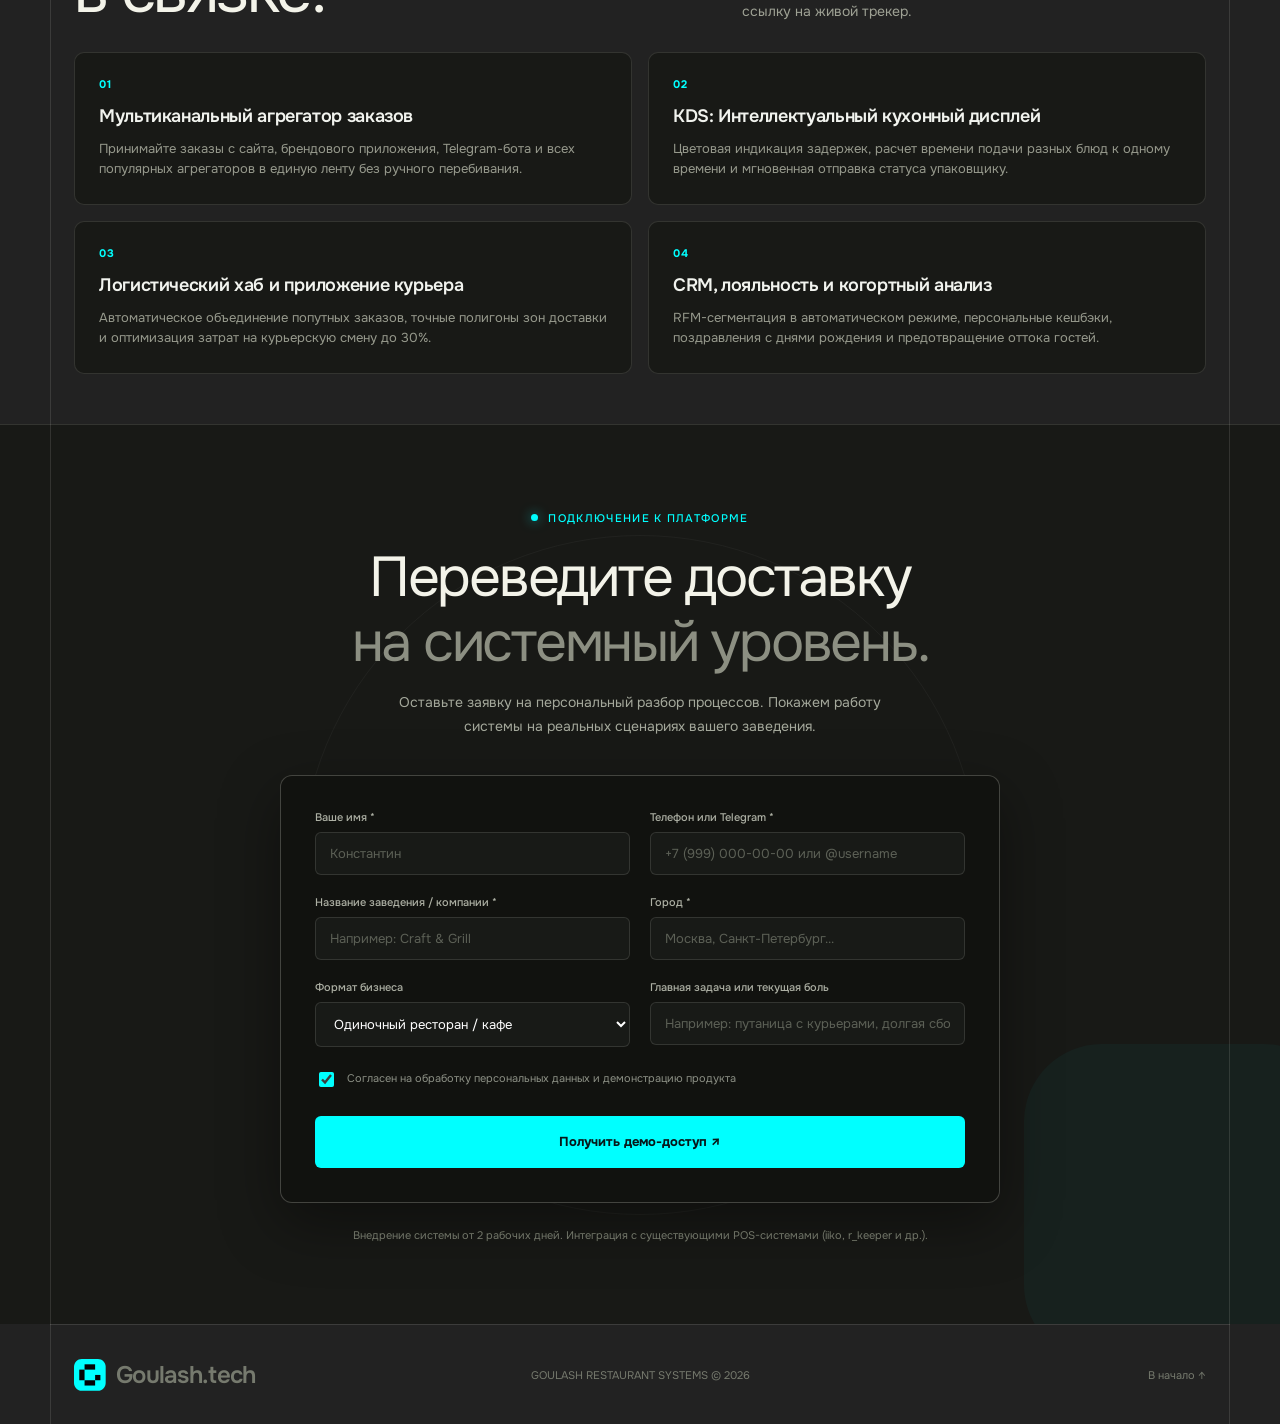
<file: web/gulash/index.html>
<!DOCTYPE html>
<html lang="ru">
<head>
  <meta charset="UTF-8">
  <meta name="viewport" content="width=device-width, initial-scale=1.0">
  <meta name="theme-color" content="#11120f">
  <meta name="description" content="Goulash — операционная платформа для ресторанов и сетей доставки. Заказы, кухня, логистика, CRM и аналитика в едином потоке.">
  <title>Goulash — ресторан работает как система</title>
  
  <link rel="icon" href="https://goulash.tech/wp-content/uploads/2023/08/cropped-logo-footer-1-32x32.webp" sizes="32x32">
  <link rel="icon" href="https://goulash.tech/wp-content/uploads/2023/08/cropped-logo-footer-1-192x192.webp" sizes="192x192">
  <link rel="apple-touch-icon" href="https://goulash.tech/wp-content/uploads/2023/08/cropped-logo-footer-1-180x180.webp">

  <link rel="preconnect" href="https://fonts.googleapis.com">
  <link rel="preconnect" href="https://fonts.gstatic.com" crossorigin>
  <link href="https://fonts.googleapis.com/css2?family=Onest:wght@300;400;500;600;700;800&display=swap" rel="stylesheet">
  <link rel="stylesheet" href="css/styles.css">
  <!-- Yandex.Metrika counter -->
  <script>
    (function(m,e,t,r,i,k,a){
      m[i]=m[i]||function(){(m[i].a=m[i].a||[]).push(arguments)};
      m[i].l=1*new Date();
      for (var j=0;j<document.scripts.length;j++){if(document.scripts[j].src===r){return;}}
      k=e.createElement(t),a=e.getElementsByTagName(t)[0],k.async=1,k.src=r,a.parentNode.insertBefore(k,a);
    })(window,document,'script','https://mc.yandex.ru/metrika/tag.js?id=114208912','ym');
    ym(114208912,'init',{ssr:true,webvisor:true,clickmap:true,ecommerce:'dataLayer',referrer:document.referrer,url:location.href,accurateTrackBounce:true,trackLinks:true});
  </script>
  <!-- /Yandex.Metrika counter -->
</head>
<body id="top">
  <noscript><div><img src="https://mc.yandex.ru/watch/114208912" style="position:absolute;left:-9999px" alt=""></div></noscript>
  <div class="site-shell">
    
    <!-- HEADER -->
    <header class="header">
      <a class="logo" href="#top" aria-label="Goulash — на главную">
        <svg class="g2-logo__mark" viewBox="0 0 48 48" fill="none" aria-hidden="true" focusable="false">
          <path d="M35.8708 0H11.6535C5.21774 0 0 5.24615 0 11.7169V36.0662C0 42.5369 5.21774 47.7831 11.6535 47.7831H35.8708C42.3065 47.7831 47.5243 42.5369 47.5243 36.0662V11.7154C47.5243 5.24462 42.3065 0 35.8708 0Z" fill="#00FFFF"></path>
          <path d="M15.8418 15.9297H7.92188V23.8928V31.8558H15.8418V23.8928V15.9297Z" fill="#040406"></path>
          <path d="M31.6827 15.9295V7.96484H23.7628H15.8413V15.9295H23.7628H31.6827Z" fill="#040406"></path>
          <path d="M15.8413 31.8555V39.8201H23.7628H31.6827V31.8555H23.7628H15.8413Z" fill="#040406"></path>
          <path d="M39.6031 23.8945H31.6831V31.8576H39.6031V23.8945Z" fill="#040406"></path>
        </svg>
        <span class="logo-name">Goulash.tech</span>
      </a>

      <nav class="nav" id="main-nav">
        <a href="#audiences">Для кого</a>
        <a href="#system">Демо интерфейса</a>
        <a href="#platform">Возможности</a>
      </nav>

      <a class="header-cta" href="#contact">
        Подключить <span>↗</span>
      </a>

      <button class="menu-toggle" aria-label="Открыть меню" aria-expanded="false" aria-controls="main-nav">
        <span></span><span></span>
      </button>
    </header>

    <main>
      <!-- HERO -->
    <section class="hero">
        <!-- ФОНОВОЕ ВИДЕО С ЗАТЕМНЕНИЕМ -->
        <div class="hero-video-bg">
          <video autoplay muted loop playsinline class="hero-video-elem">
            <source src="../../AI/video.mp4" type="video/mp4">
          </video>
          <div class="hero-video-overlay"></div>
        </div>

        <!-- КОНТЕНТ ПОВЕРХ ВИДЕО -->
        <div class="hero-copy">
          <div class="eyebrow">
            <span class="status-dot"></span>
            Операционная система ресторанного бизнеса
          </div>

          <h1>
            Вся доставка<br>
            ресторана —<br>
            <span class="heading-accent">в едином ритме.</span>
          </h1>

          <p class="hero-description">
            Объедините агрегаторы, сайт, мобильное приложение, кухню, логистику курьеров и CRM в бесшовный поток данных. Без ручной рутины, потери заказов и задержек.
          </p>

          <div class="hero-actions">
            <a class="button button-primary" href="#system">
              Попробовать демо <span>↘</span>
            </a>
            <a class="text-link" href="#audiences">
              Выбрать решение под свою роль <span>↓</span>
            </a>
          </div>

          <div class="hero-footnote">
            <span class="footnote-line"></span>
            <span>ПОДХОДИТ ДЛЯ DARK KITCHEN, ОДИНОЧНЫХ ЗАВЕДЕНИЙ И ФЕДЕРАЛЬНЫХ СЕТЕЙ</span>
          </div>
        </div>
      </section>

      <!-- TICKER / MARQUEE -->
<div class="marquee">
  <div class="marquee-track">
    <!-- Первый набор -->
    <span>МУЛЬТИКАНАЛЬНЫЙ ПРИЕМ ЗАКАЗОВ</span>
    <i>✻</i>
    <span>УМНЫЙ СТОП-ЛИСТ</span>
    <i>✻</i>
    <span>АВТОМАТИЧЕСКАЯ МАРШРУТИЗАЦИЯ КУРЬЕРОВ</span>
    <i>✻</i>
    <span>RFM И ПЕРСОНАЛЬНЫЙ CRM</span>
    <i>✻</i>
    <span>БЫСТРЫЙ ЗАПУСК НОВЫХ ТОЧЕК</span>
    <i>✻</i>
    <span>ЕДИНОЕ ОКНО ОПЕРАЦИЙ</span>
    <i>✻</i>

    <!-- Второй набор (дубликат для бесшовного репита) -->
    <span>МУЛЬТИКАНАЛЬНЫЙ ПРИЕМ ЗАКАЗОВ</span>
    <i>✻</i>
    <span>УМНЫЙ СТОП-ЛИСТ</span>
    <i>✻</i>
    <span>АВТОМАТИЧЕСКАЯ МАРШРУТИЗАЦИЯ КУРЬЕРОВ</span>
    <i>✻</i>
    <span>RFM И ПЕРСОНАЛЬНЫЙ CRM</span>
    <i>✻</i>
    <span>БЫСТРЫЙ ЗАПУСК НОВЫХ ТОЧЕК</span>
    <i>✻</i>
    <span>ЕДИНОЕ ОКНО ОПЕРАЦИЙ</span>
    <i>✻</i>
  </div>
</div>

      <!-- СЕКЦИЯ 01: ЦЕЛЕВЫЕ АУДИТОРИИ (С ПЕРЕКЛЮЧАТЕЛЕМ) -->
      <section class="section audiences-section" id="audiences">
        <div class="section-meta">
          <span>01 — АУДИТОРИИ И СЦЕНАРИИ</span>
          <span>TAILORED WORKFLOWS FOR KEY ROLES</span>
        </div>

        <div class="audiences-header">
          <h2>
            Один Goulash.<br>
            <span>Решение для каждого стейкхолдера.</span>
          </h2>
          <p>
            Каждая роль решает свои задачи — от контроля себестоимости отдельного шефа до сквозного управления десятками филиалов. Выберите свою роль:
          </p>
        </div>

        <!-- ТАБЫ ПЕРЕКЛЮЧЕНИЯ РОЛЕЙ -->
        <div class="audience-tabs" role="tablist" aria-label="Роли в ресторанном бизнесе">
          <button class="audience-tab-btn active" role="tab" aria-selected="true" data-audience="single">
            <span class="tab-index">01</span>
            <span class="tab-title">Одиночный ресторан</span>
          </button>
          <button class="audience-tab-btn" role="tab" aria-selected="false" data-audience="chain">
            <span class="tab-index">02</span>
            <span class="tab-title">Ресторанная сеть</span>
          </button>
          <button class="audience-tab-btn" role="tab" aria-selected="false" data-audience="ops">
            <span class="tab-index">03</span>
            <span class="tab-title">Операции и доставка</span>
          </button>
          <button class="audience-tab-btn" role="tab" aria-selected="false" data-audience="marketing">
            <span class="tab-index">04</span>
            <span class="tab-title">Маркетинг и CRM</span>
          </button>
        </div>

        <!-- КОНТЕНТ ПО АУДИТОРИЯМ -->
        <div class="audience-panels">
          
          <!-- ПАНЕЛЬ 1: ОДИНОЧНЫЙ РЕСТОРАН -->
          <article class="audience-card active" data-audience-panel="single">
            <div class="audience-card-main">
              <span class="audience-badge">ДЛЯ СОБСТВЕННИКА И УПРАВЛЯЮЩЕГО</span>
              <h3>Управление потоком заказов без перегрузки и хаоса</h3>
              <p class="audience-summary">
                Избавьтесь от трех планшетов агрегаторов на стойке, ручных записей и потерянных чеков. Заказы из приложения, сайта и доставки стекаются в один интуитивный экран.
              </p>
              
              <div class="audience-features-grid">
                <div class="audience-feature">
                  <b>Единое окно приема</b>
                  <p>Все источники заказов в одном планшете у кассира или администратора.</p>
                </div>
                <div class="audience-feature">
                  <b>Меньше ошибок персонала</b>
                  <p>Заказ автоматически попадает на кухонный экран с таймером готовности.</p>
                </div>
                <div class="audience-feature">
                  <b>Быстрый запуск доставки</b>
                  <p>Готовые инструменты для работы как со своими курьерами, так и со сторонними службами.</p>
                </div>
              </div>
            </div>

            <div class="audience-card-preview">
              <div class="preview-mini-hud">
                <div class="hud-header">
                  <span>Филиал: «Крафт & Гриль»</span>
                  <span class="hud-pill">Статус: Онлайн</span>
                </div>
                <div class="hud-metric">
                  <span>Средний чек</span>
                  <strong>1 850 ₽</strong>
                </div>
                <div class="hud-metric">
                  <span>Время сборки</span>
                  <strong>14 мин</strong>
                </div>
                <div class="hud-callout">
                  «Перестали терять чеки в пиковые вечерние часы — скорость отдачи выросла на 28%».
                </div>
              </div>
            </div>
          </article>

          <!-- ПАНЕЛЬ 2: РЕСТОРАННАЯ СЕТЬ -->
          <article class="audience-card" data-audience-panel="chain">
            <div class="audience-card-main">
              <span class="audience-badge">ДЛЯ CEO И ОПЕРАЦИОННЫХ ДИРЕКТОРОВ</span>
              <h3>Централизованный контроль сети из единого аккаунта</h3>
              <p class="audience-summary">
                Управляйте ценообразованием, зонами доставки, стоп-листами ингредиентов и правами доступа по всей сети за считанные секунды без созвонов с управляющими.
              </p>
              
              <div class="audience-features-grid">
                <div class="audience-feature">
                  <b>Глобальные стоп-листы</b>
                  <p>Сняли блюдо с продажи в одном месте — оно скрылось во всех точках и агрегаторах.</p>
                </div>
                <div class="audience-feature">
                  <b>Сводная бенчмарк-аналитика</b>
                  <p>Сравнивайте выручку, скорость кухни и конверсию разных филиалов в реальном времени.</p>
                </div>
                <div class="audience-feature">
                  <b>Мульти-меню и кластеризация</b>
                  <p>Индивидуальные цены и ассортимент под разные города и форматы заведений.</p>
                </div>
              </div>
            </div>

            <div class="audience-card-preview">
              <div class="preview-mini-hud">
                <div class="hud-header">
                  <span>Сеть: 12 локаций</span>
                  <span class="hud-pill accent">Сводка за день</span>
                </div>
                <div class="hud-metric">
                  <span>Выручка сети</span>
                  <strong>2 418 000 ₽</strong>
                </div>
                <div class="hud-metric">
                  <span>Нагрузка кухни</span>
                  <strong>78% (Оптимально)</strong>
                </div>
                <div class="hud-callout">
                  «Синхронизация стоп-листов избавила от отмен и негативных отзывов гостей в Яндекс Еде».
                </div>
              </div>
            </div>
          </article>

          <!-- ПАНЕЛЬ 3: ОПЕРАЦИИ И ДОСТАВКА -->
          <article class="audience-card" data-audience-panel="ops">
            <div class="audience-card-main">
              <span class="audience-badge">ДЛЯ РУКОВОДИТЕЛЕЙ ДОСТАВКИ И ШЕФ-ПОВАРОВ</span>
              <h3>Прозрачный путь заказа: от разделочной доски до порога гостя</h3>
              <p class="audience-summary">
                Синхронизируйте приготовление блюд со скоростью курьеров. Умный алгоритм назначает заказ на ближайшего курьера ровно в тот момент, когда горячее упаковывается.
              </p>
              
              <div class="audience-features-grid">
                <div class="audience-feature">
                  <b>Кухонный монитор (KDS)</b>
                  <p>Умная приоритизация цехов: горячий цех и пицца готовятся синхронно.</p>
                </div>
                <div class="audience-feature">
                  <b>Умная автомаршрутизация</b>
                  <p>Группировка заказов по адресам и расчет оптимального маршрута курьера.</p>
                </div>
                <div class="audience-feature">
                  <b>Мобильное приложение курьера</b>
                  <p>Встроенная навигация, статус передачи и прямая связь с гостем без раскрытия номера.</p>
                </div>
              </div>
            </div>

            <div class="audience-card-preview">
              <div class="preview-mini-hud">
                <div class="hud-header">
                  <span>Логистический хаб</span>
                  <span class="hud-pill">Курьеры: 18 на смене</span>
                </div>
                <div class="hud-metric">
                  <span>Доставка в срок</span>
                  <strong>96.4%</strong>
                </div>
                <div class="hud-metric">
                  <span>Холостой пробег</span>
                  <strong>-32%</strong>
                </div>
                <div class="hud-callout">
                  «Курьеры больше не ждут заказы на кухне — они забирают уже упакованные пакеты за секунды».
                </div>
              </div>
            </div>
          </article>

          <!-- ПАНЕЛЬ 4: МАРКЕТИНГ И CRM -->
          <article class="audience-card" data-audience-panel="marketing">
            <div class="audience-card-main">
              <span class="audience-badge">ДЛЯ CRM-МАРКЕТОЛОГОВ И ДИРЕКТОРОВ ПО РОСТУ</span>
              <h3>Возвращайте гостей на основе их реальных гастрономических привычек</h3>
              <p class="audience-summary">
                Управляйте программой лояльности, бонусами, триггерными push-уведомлениями и сегментацией без привлечения сторонних интеграторов и агентств.
              </p>
              
              <div class="audience-features-grid">
                <div class="audience-feature">
                  <b>Автоматическая RFM-сегментация</b>
                  <p>Выделение ядра постоянных гостей, засыпающих клиентов и группы риска оттока.</p>
                </div>
                <div class="audience-feature">
                  <b>Гибкая бонусная система</b>
                  <p>Кешбэк, уровневая система лояльности, временные промокоды с таймером сгорания.</p>
                </div>
                <div class="audience-feature">
                  <b>Персональные рекомендации</b>
                  <p>Upsell любимых блюд в корзине увеличивает средний чек на 15–20%.</p>
                </div>
              </div>
            </div>

            <div class="audience-card-preview">
              <div class="preview-mini-hud">
                <div class="hud-header">
                  <span>CRM: База 48 200 гостей</span>
                  <span class="hud-pill accent">LTV фокус</span>
                </div>
                <div class="hud-metric">
                  <span>Repeat Order Rate</span>
                  <strong>41.8%</strong>
                </div>
                <div class="hud-metric">
                  <span>Конверсия Push</span>
                  <strong>18.2%</strong>
                </div>
                <div class="hud-callout">
                  «Автоматический триггер "Мы соскучились" вернул 320 клиентов в первую же неделю запуска».
                </div>
              </div>
            </div>
          </article>

        </div>
      </section>

      <!-- СЕКЦИЯ 02: ИНТЕРАКТИВНОЕ ДЕМО ИНТЕРФЕЙСА -->
      <section class="system-section" id="system">
        <div class="section-meta">
          <span>02 — ИНТЕРАКТИВНЫЙ ИНТЕРФЕЙС</span>
          <span>LIVE INTERACTIVE SIMULATION</span>
        </div>

        <div class="system-heading">
          <div>
            <h2>Попробуйте Goulash в действии.</h2>
            <p>
              Нажимайте на вкладки, фильтры и переключатели: демонстрационная панель реагирует в режиме реального времени.
            </p>
          </div>
          <div class="system-branch-selector">
            <span class="selector-label">Локация сети:</span>
            <select class="branch-select" aria-label="Выбор филиала в демо">
              <option value="all">Все локации (Сводный обзор)</option>
              <option value="center" selected>Филиал: Центральный</option>
              <option value="north">Филиал: Северный квартал</option>
            </select>
          </div>
        </div>

        <!-- КАРКАС ИНТЕРФЕЙСА -->
        <div class="demo-shell">
          
          <!-- САЙДБАР ДЕМО -->
          <aside class="demo-sidebar">
            <div class="demo-brand">
              <span class="demo-brand-mark">G</span>
              <span>goulash<span class="logo-dot">.</span></span>
            </div>
            
            <div class="sidebar-caption">МОДУЛИ СИСТЕМЫ</div>
            <button class="demo-nav-item active" data-demo-tab="orders">
              <span>▦</span> Заказы <b class="orders-count-badge">12</b>
            </button>
            <button class="demo-nav-item" data-demo-tab="kitchen">
              <span>⌂</span> Кухня (KDS)
            </button>
            <button class="demo-nav-item" data-demo-tab="delivery">
              <span>↗</span> Логистика и курьеры
            </button>
            <button class="demo-nav-item" data-demo-tab="crm">
              <span>◎</span> Лояльность & CRM
            </button>
            <button class="demo-nav-item" data-demo-tab="analytics">
              <span>▤</span> Аналитика
            </button>
            
            <div class="demo-sidebar-foot">
              <span class="demo-live-dot"></span> Демо-режим 
              <small>Симуляция потока заказов</small>
            </div>
          </aside>

          <!-- ОСНОВНАЯ ЧАСТЬ ДЕМО -->
   <!-- ОСНОВНАЯ ЧАСТЬ ДЕМО -->
          <div class="demo-main">
            
            <!-- ВЕРХНЯЯ СТРОКА СТАТУСА -->
            <div class="demo-topbar">
              <div>
                <span class="demo-overline">РЕСТОРАН / ОПЕРАЦИИ В ЭФИРЕ</span>
                <h3 class="demo-current-view-title">Поток заказов в реальном времени</h3>
              </div>
              <div class="demo-top-meta">
                <span class="demo-live-dot"></span> <span id="current-branch-label">Филиал: Центральный</span> · <span class="demo-time">14:28</span>
              </div>
            </div>

            <!-- 1. ЭКРАН: ЗАКАЗЫ (ORDERS) -->
            <div class="demo-view active" data-view-content="orders">
              <div class="demo-stats">
                <article class="demo-stat">
                  <span>Новые заказы</span>
                  <strong id="stat-new">3</strong>
                  <small><i class="stat-up">⚡</i> Все каналы связи</small>
                </article>
                <article class="demo-stat">
                  <span>Готовятся на кухне</span>
                  <strong id="stat-cook">2</strong>
                  <small id="stat-cook-sub">Ср. сборка: 12 мин</small>
                </article>
                <article class="demo-stat">
                  <span>У курьеров</span>
                  <strong id="stat-delivery">2</strong>
                  <small id="stat-delivery-sub">На маршрутах</small>
                </article>
                <article class="demo-stat">
                  <span>Время доставки</span>
                  <strong id="stat-time">28 <em>мин</em></strong>
                  <small><i class="stat-up">↓</i> В пределах нормы</small>
                </article>
              </div>

              <div class="demo-workspace-head">
                <div>
                  <h4>Журнал текущих чеков</h4>
                  <p>Фильтрация заказов по филиалу и статусу готовности</p>
                </div>
                <span class="demo-count" id="orders-total-label">Показано: 4 из 4</span>
              </div>

              <!-- ФИЛЬТРЫ СТАТУСА ЗАКАЗОВ -->
              <div class="demo-filters" role="group" aria-label="Фильтры заказов">
                <button class="demo-filter active" data-filter="all">Все <b class="filter-cnt" id="cnt-all">4</b></button>
                <button class="demo-filter" data-filter="new">Новые <b class="filter-cnt" id="cnt-new">1</b></button>
                <button class="demo-filter" data-filter="cook">На кухне <b class="filter-cnt" id="cnt-cook">2</b></button>
                <button class="demo-filter" data-filter="delivery">В доставке <b class="filter-cnt" id="cnt-delivery">1</b></button>
              </div>

              <!-- ТАБЛИЦА ЗАКАЗОВ С ПРИВЯЗКОЙ К ФИЛИАЛАМ -->
              <div class="demo-orders-table">
                <div class="demo-order demo-table-head">
                  <span>НОМЕР / ВРЕМЯ</span>
                  <span>ИСТОЧНИК / ТОЧКА</span>
                  <span>ПОЗИЦИИ</span>
                  <span>СТАТУС</span>
                  <span>СУММА</span>
                </div>

                <!-- ЗАКАЗЫ ФИЛИАЛА ЦЕНТР -->
                <div class="demo-order" data-status="new" data-branch="center">
                  <span><b>#1048</b><small>14:26 · Центр</small></span>
                  <span><i class="channel-dot site"></i> Сайт · <i>Центральный</i></span>
                  <span>Пицца 4 сыра, Морс 0.5л</span>
                  <span><i class="order-status status-new"></i> Новый</span>
                  <strong>1 480 ₽</strong>
                </div>

                <div class="demo-order" data-status="cook" data-branch="center">
                  <span><b>#1047</b><small>14:21 · Центр</small></span>
                  <span><i class="channel-dot app"></i> App · <i>Центральный</i></span>
                  <span>Том Ям, Рис с креветками</span>
                  <span><i class="order-status status-cook"></i> Готовится</span>
                  <strong>2 260 ₽</strong>
                </div>

                <div class="demo-order" data-status="cook" data-branch="center">
                  <span><b>#1046</b><small>14:15 · Центр</small></span>
                  <span><i class="channel-dot aggregator"></i> Яндекс Еда</span>
                  <span>Бургер Трюфельный, Фри</span>
                  <span><i class="order-status status-cook"></i> Сборка</span>
                  <strong>1 890 ₽</strong>
                </div>

                <div class="demo-order" data-status="delivery" data-branch="center">
                  <span><b>#1045</b><small>14:04 · Центр</small></span>
                  <span><i class="channel-dot phone"></i> Колл-центр</span>
                  <span>Сет Филадельфия, Кола 1л</span>
                  <span><i class="order-status status-delivery"></i> Курьер Азамат</span>
                  <strong>2 740 ₽</strong>
                </div>

                <!-- ЗАКАЗЫ ФИЛИАЛА СЕВЕР -->
                <div class="demo-order" data-status="new" data-branch="north">
                  <span><b>#2089</b><small>14:27 · Север</small></span>
                  <span><i class="channel-dot site"></i> Сайт · <i>Северный кв.</i></span>
                  <span>Фо Бо, Нэмы со свининой</span>
                  <span><i class="order-status status-new"></i> Новый</span>
                  <strong>1 350 ₽</strong>
                </div>

                <div class="demo-order" data-status="new" data-branch="north">
                  <span><b>#2088</b><small>14:24 · Север</small></span>
                  <span><i class="channel-dot app"></i> App · <i>Северный кв.</i></span>
                  <span>Пицца Пепперони 35см</span>
                  <span><i class="order-status status-new"></i> Новый</span>
                  <strong>890 ₽</strong>
                </div>

                <div class="demo-order" data-status="cook" data-branch="north">
                  <span><b>#2087</b><small>14:18 · Север</small></span>
                  <span><i class="channel-dot aggregator"></i> Деливери</span>
                  <span>Удон с курицей терияки</span>
                  <span><i class="order-status status-cook"></i> Вок-цех</span>
                  <strong>1 140 ₽</strong>
                </div>

                <div class="demo-order" data-status="delivery" data-branch="north">
                  <span><b>#2086</b><small>14:09 · Север</small></span>
                  <span><i class="channel-dot app"></i> App · <i>Северный кв.</i></span>
                  <span>Поке с лососем, Матча</span>
                  <span><i class="order-status status-delivery"></i> Курьер Руслан</span>
                  <strong>1 680 ₽</strong>
                </div>
              </div>

              <div class="demo-insight">
                <span class="insight-icon">✳</span>
                <div>
                  <b id="orders-insight-title">Автоматическая приоритизация заказов</b>
                  <p id="orders-insight-text">Заказы распределяются между цехами кухни автоматически с учетом текущей загрузки смены.</p>
                </div>
                <span class="insight-tag">REALTIME SYNC</span>
              </div>
            </div>

            <!-- 2. ЭКРАН: КУХНЯ KDS -->
            <div class="demo-view" data-view-content="kitchen">
              <div class="kds-grid">
                <!-- Центр -->
                <article class="kds-ticket urgent" data-branch="center">
                  <div class="kds-ticket-head">
                    <span>#1047 · <b>Том Ям</b></span>
                    <span class="kds-timer">06:40 / 12:00</span>
                  </div>
                  <ul class="kds-items">
                    <li>✓ Бульон креветочный</li>
                    <li>⏳ Добавление морепродуктов</li>
                    <li>⚪ Рис жасминовый</li>
                  </ul>
                  <div class="kds-status-bar">Центр · Горячий цех (Артём)</div>
                </article>

                <article class="kds-ticket" data-branch="center">
                  <div class="kds-ticket-head">
                    <span>#1046 · <b>Бургер Трюфель</b></span>
                    <span class="kds-timer ok">09:15 / 10:00</span>
                  </div>
                  <ul class="kds-items">
                    <li>✓ Котлета Medium</li>
                    <li>✓ Булочка бриошь</li>
                    <li>✓ Картофель фри</li>
                  </ul>
                  <div class="kds-status-bar ready">Центр · На упаковке</div>
                </article>

                <article class="kds-ticket" data-branch="center">
                  <div class="kds-ticket-head">
                    <span>#1048 · <b>Пицца 4 сыра</b></span>
                    <span class="kds-timer">02:10 / 14:00</span>
                  </div>
                  <ul class="kds-items">
                    <li>✓ Раскатка теста</li>
                    <li>⏳ Сырная начинка</li>
                    <li>⚪ Отправка в печь</li>
                  </ul>
                  <div class="kds-status-bar">Центр · Пицца-цех (Печь #2)</div>
                </article>

                <!-- Север -->
                <article class="kds-ticket urgent" data-branch="north">
                  <div class="kds-ticket-head">
                    <span>#2087 · <b>Удон с курицей</b></span>
                    <span class="kds-timer">04:20 / 08:00</span>
                  </div>
                  <ul class="kds-items">
                    <li>✓ Обжарка овощей</li>
                    <li>⏳ Лапша пшеничная удон</li>
                    <li>⚪ Соус терияки</li>
                  </ul>
                  <div class="kds-status-bar">Север · Вок-линия (Ольга)</div>
                </article>

                <article class="kds-ticket" data-branch="north">
                  <div class="kds-ticket-head">
                    <span>#2088 · <b>Пицца Пепперони</b></span>
                    <span class="kds-timer ok">07:50 / 11:00</span>
                  </div>
                  <ul class="kds-items">
                    <li>✓ Тесто 35см тонкое</li>
                    <li>✓ Пепперони, орегано</li>
                    <li>✓ Выпекание</li>
                  </ul>
                  <div class="kds-status-bar ready">Север · Финишная нарезка</div>
                </article>
              </div>

              <div class="demo-insight">
                <span class="insight-icon">⌂</span>
                <div>
                  <b>Синхронизация выдачи блюд</b>
                  <p>Курьер назначается за 5 минут до готовности последнего блюда — еда не стынет на раздаче.</p>
                </div>
              </div>
            </div>

            <!-- 3. ЭКРАН: ДОСТАВКА И КУРЬЕРЫ -->
            <div class="demo-view" data-view-content="delivery">
              <div class="couriers-list">
                <!-- Центр -->
                <div class="courier-card" data-branch="center">
                  <div class="courier-avatar">А</div>
                  <div class="courier-info">
                    <b>Азамат К. (Электробайк) · [Филиал Центр]</b>
                    <small>Чек #1045 · ул. Ленина, 42 · Доставить до 14:45</small>
                  </div>
                  <span class="courier-badge on-way">В пути (3.2 км)</span>
                </div>

                <div class="courier-card" data-branch="center">
                  <div class="courier-avatar idle">И</div>
                  <div class="courier-info">
                    <b>Илья С. (Пеший) · [Филиал Центр]</b>
                    <small>Свободен · Находится на точке Центральная</small>
                  </div>
                  <span class="courier-badge idle">Ожидает #1046</span>
                </div>

                <!-- Север -->
                <div class="courier-card" data-branch="north">
                  <div class="courier-avatar">Р</div>
                  <div class="courier-info">
                    <b>Руслан М. (Авто) · [Филиал Север]</b>
                    <small>Чек #2086 · пр. Просвещения, 84 · Доставить до 14:35</small>
                  </div>
                  <span class="courier-badge on-way">У адресата</span>
                </div>

                <div class="courier-card" data-branch="north">
                  <div class="courier-avatar idle">Е</div>
                  <div class="courier-info">
                    <b>Евгений Т. (Самокат) · [Филиал Север]</b>
                    <small>Свободен · Радиус доставки 2.5 км</small>
                  </div>
                  <span class="courier-badge idle">Ожидает заказ</span>
                </div>
              </div>

              <div class="demo-insight">
                <span class="insight-icon">↗</span>
                <div>
                  <b>Smart Dispatch для локаций сети</b>
                  <p>Алгоритм учитывает радиусы филиалов и исключает выезд курьера в чужие зоны доставки.</p>
                </div>
              </div>
            </div>

            <!-- 4. ЭКРАН: ЛОЯЛЬНОСТЬ И CRM -->
            <div class="demo-view" data-view-content="crm">
              <div class="crm-grid">
                <div class="crm-card">
                  <span>ЯДРО ЛОЯЛЬНЫХ (VIP)</span>
                  <strong id="crm-stat-vip">840 гостей</strong>
                  <p id="crm-stat-vip-desc">Частота: 4.8 заказов/мес · Центр</p>
                  <div class="crm-pill">Авто-кешбэк 10%</div>
                </div>
                <div class="crm-card warning">
                  <span>ЗАСЫПАЮЩИЕ (30+ ДНЕЙ)</span>
                  <strong id="crm-stat-churn">310 гостей</strong>
                  <p id="crm-stat-churn-desc">Не заказывали больше месяца</p>
                  <div class="crm-pill action">Push: «Дарим пиццу»</div>
                </div>
                <div class="crm-card success">
                  <span>НОВЫЕ ГОСТИ СЕГОДНЯ</span>
                  <strong id="crm-stat-new">+18 регистраций</strong>
                  <p id="crm-stat-new-desc">Конверсия во 2-й заказ: 39%</p>
                  <div class="crm-pill">Welcome-бонус</div>
                </div>
              </div>

              <div class="demo-insight">
                <span class="insight-icon">◎</span>
                <div>
                  <b>Единая база гостей для всей сети</b>
                  <p>Гость может накапливать баллы в Центре и тратить их в Северном филиале без разрыва баланса.</p>
                </div>
              </div>
            </div>

            <!-- 5. ЭКРАН: АНАЛИТИКА -->
            <div class="demo-view" data-view-content="analytics">
              <div class="analytics-row">
                <div class="analytic-box">
                  <span>ВЫРУЧКА СЕГОДНЯ</span>
                  <strong id="analytics-rev">84 200 ₽</strong>
                  <small class="stat-up" id="analytics-rev-sub">↑ +14.2% к прошлой неделе</small>
                </div>
                <div class="analytic-box">
                  <span>СРЕДНИЙ ЧЕК</span>
                  <strong id="analytics-check">1 940 ₽</strong>
                  <small class="stat-up">↑ +140 ₽ за счет комбо</small>
                </div>
                <div class="analytic-box">
                  <span>СКОРОСТЬ ДОСТАВКИ</span>
                  <strong id="analytics-speed">27.5 мин</strong>
                  <small class="stat-up">⚡ В графике</small>
                </div>
              </div>

              <div class="demo-insight">
                <span class="insight-icon">▤</span>
                <div>
                  <b>Сводная P&L аналитика сети</b>
                  <p>Выручка рассчитывается за вычетом комиссий агрегаторов и списанных бонусов в реальном времени.</p>
                </div>
              </div>
            </div>

            <!-- ЛЕГЕНДА КАНАЛОВ -->
            <div class="demo-legend">
              <span><i class="channel-dot site"></i> Сайт заведения</span>
              <span><i class="channel-dot app"></i> Фирменное приложение</span>
              <span><i class="channel-dot aggregator"></i> Агрегаторы</span>
              <span><i class="channel-dot phone"></i> Колл-центр / Телефон</span>
            </div>

          </div>
        </div>

   
      </section>

      <!-- СЕКЦИЯ 03: ВОЗМОЖНОСТИ ПЛАТФОРМЫ -->
      <section class="section benefits" id="platform">
        <div class="section-meta">
          <span>03 — ВОЗМОЖНОСТИ ПЛАТФОРМЫ</span>
          <span>ENGINEERED FOR SCALABLE RESTAURANTS</span>
        </div>

        <div class="benefits-heading">
          <h2>
            Технологии вместо ручного труда.<br>
            <span>Вся экосистема в связке.</span>
          </h2>
          <p>
            Каждый модуль усиливает другие: когда кухня ставит статус «Готово», курьер уже подъезжает к рампе выдачи, а гость получает ссылку на живой трекер.
          </p>
        </div>

        <div class="benefit-list">
  <div class="benefit-row">
    <div class="benefit-id">01</div>
    <div class="benefit-content">
      <h3>Мультиканальный агрегатор заказов</h3>
      <p>Принимайте заказы с сайта, брендового приложения, Telegram-бота и всех популярных агрегаторов в единую ленту без ручного перебивания.</p>
    </div>
  </div>

  <div class="benefit-row">
    <div class="benefit-id">02</div>
    <div class="benefit-content">
      <h3>KDS: Интеллектуальный кухонный дисплей</h3>
      <p>Цветовая индикация задержек, расчет времени подачи разных блюд к одному времени и мгновенная отправка статуса упаковщику.</p>
    </div>
  </div>

  <div class="benefit-row">
    <div class="benefit-id">03</div>
    <div class="benefit-content">
      <h3>Логистический хаб и приложение курьера</h3>
      <p>Автоматическое объединение попутных заказов, точные полигоны зон доставки и оптимизация затрат на курьерскую смену до 30%.</p>
    </div>
  </div>

  <div class="benefit-row">
    <div class="benefit-id">04</div>
    <div class="benefit-content">
      <h3>CRM, лояльность и когортный анализ</h3>
      <p>RFM-сегментация в автоматическом режиме, персональные кешбэки, поздравления с днями рождения и предотвращение оттока гостей.</p>
    </div>
  </div>
</div>
      </section>

      <!-- СЕКЦИЯ 04: ФОРМА ЗАЯВКИ С ПРОВЕРКОЙ ПОЛЕЙ И СТАТУСАМИ (ТРЕБОВАНИЕ ТЗ) -->
      <section class="contact-section" id="contact">
        <div class="contact-orbit"></div>
        
        <div class="contact-content">
          <span class="contact-kicker"><span></span> ПОДКЛЮЧЕНИЕ К ПЛАТФОРМЕ</span>
          <h2>Переведите доставку<br><span>на системный уровень.</span></h2>
          <p>
            Оставьте заявку на персональный разбор процессов. Покажем работу системы на реальных сценариях вашего заведения.
          </p>

<form class="lead-form" id="leadForm" novalidate>
  <div class="form-grid">
    <!-- Имя -->
    <div class="form-group" id="group-name">
      <label for="leadName">Ваше имя *</label>
      <input type="text" id="leadName" name="name" placeholder="Константин" autocomplete="name">
      <span class="field-error-text">Пожалуйста, укажите имя</span>
    </div>

    <!-- Телефон / Telegram -->
    <div class="form-group" id="group-contact">
      <label for="leadContact">Телефон или Telegram *</label>
      <input type="text" id="leadContact" name="contact" placeholder="+7 (999) 000-00-00 или @username" autocomplete="tel">
      <span class="field-error-text">Укажите телефон или Telegram для связи</span>
    </div>

    <!-- Название компании -->
    <div class="form-group" id="group-company">
      <label for="leadCompany">Название заведения / компании *</label>
      <input type="text" id="leadCompany" name="company" placeholder="Например: Craft & Grill">
      <span class="field-error-text">Укажите название компании</span>
    </div>

    <!-- Город -->
    <div class="form-group" id="group-city">
      <label for="leadCity">Город *</label>
      <input type="text" id="leadCity" name="city" placeholder="Москва, Санкт-Петербург...">
      <span class="field-error-text">Укажите город</span>
    </div>

    <!-- Формат бизнеса (необязательное) -->
    <div class="form-group" id="group-format">
      <label for="leadFormat">Формат бизнеса</label>
      <select id="leadFormat" name="format">
        <option value="single">Одиночный ресторан / кафе</option>
        <option value="chain">Сеть ресторанов (от 2 точек)</option>
        <option value="darkkitchen">Dark Kitchen / только доставка</option>
        <option value="franchise">Франшизная сеть</option>
      </select>
    </div>

    <!-- Задача / боль (необязательное) -->
    <div class="form-group" id="group-task">
      <label for="leadTask">Главная задача или текущая боль</label>
      <input type="text" id="leadTask" name="task" placeholder="Например: путаница с курьерами, долгая сборка">
    </div>
  </div>

  <div class="form-checkbox-wrapper" id="group-consent">
    <label class="form-checkbox-label">
      <input type="checkbox" id="leadConsent" checked>
      <span>Согласен на обработку персональных данных и демонстрацию продукта</span>
    </label>
    <span class="field-error-text">Необходимо согласие на обработку данных</span>
  </div>

  <div class="form-action-row">
    <button type="submit" class="button button-submit" id="submitBtn">
      <span class="btn-text">Получить демо-доступ ↗</span>
      <span class="btn-loader"></span>
    </button>
  </div>

  <!-- Блок успешной отправки -->
  <div class="form-status status-success" id="formSuccess">
    <div class="status-icon">✓</div>
    <div class="status-text">
      <strong>Заявка успешно отправлена!</strong>
      <p>Мы свяжемся с вами в течение 15 минут в рабочее время для подготовки демо-контура.</p>
    </div>
  </div>

  <!-- Общий блок ошибки -->
  <div class="form-status status-error" id="formError">
    <div class="status-icon">!</div>
    <div class="status-text">
      <strong>Не удалось отправить заявку</strong>
      <p>Пожалуйста, заполните обязательные поля, выделенные красным.</p>
    </div>
  </div>
</form>

          <span class="contact-disclaimer">
            Внедрение системы от 2 рабочих дней. Интеграция с существующими POS-системами (iiko, r_keeper и др.).
          </span>
        </div>

        <div class="contact-decoration" aria-hidden="true">
          <svg class="g2-logo__mark" viewBox="0 0 48 48" fill="none">
            <path d="M35.8708 0H11.6535C5.21774 0 0 5.24615 0 11.7169V36.0662C0 42.5369 5.21774 47.7831 11.6535 47.7831H35.8708C42.3065 47.7831 47.5243 42.5369 47.5243 36.0662V11.7154C47.5243 5.24462 42.3065 0 35.8708 0Z" fill="#00FFFF"></path>
          </svg>
        </div>
      </section>
    </main>

    <!-- FOOTER -->
    <footer class="footer">
      <a class="logo footer-logo" href="#top" aria-label="Goulash — на главную">
        <svg class="g2-logo__mark" viewBox="0 0 48 48" fill="none" aria-hidden="true">
          <path d="M35.8708 0H11.6535C5.21774 0 0 5.24615 0 11.7169V36.0662C0 42.5369 5.21774 47.7831 11.6535 47.7831H35.8708C42.3065 47.7831 47.5243 42.5369 47.5243 36.0662V11.7154C47.5243 5.24462 42.3065 0 35.8708 0Z" fill="#00FFFF"></path>
          <path d="M15.8418 15.9297H7.92188V23.8928V31.8558H15.8418V23.8928V15.9297Z" fill="#040406"></path>
          <path d="M31.6827 15.9295V7.96484H23.7628H15.8413V15.9295H23.7628H31.6827Z" fill="#040406"></path>
          <path d="M15.8413 31.8555V39.8201H23.7628H31.6827V31.8555H23.7628H15.8413Z" fill="#040406"></path>
          <path d="M39.6031 23.8945H31.6831V31.8576H39.6031V23.8945Z" fill="#040406"></path>
        </svg>
        <span class="logo-name">Goulash.tech</span>
      </a>
      <span>GOULASH RESTAURANT SYSTEMS © 2026</span>
      <a href="#top" class="back-top">В начало ↑</a>
    </footer>

  </div>


  <script src="js/main.js"></script>
</body>
</html>
</file>
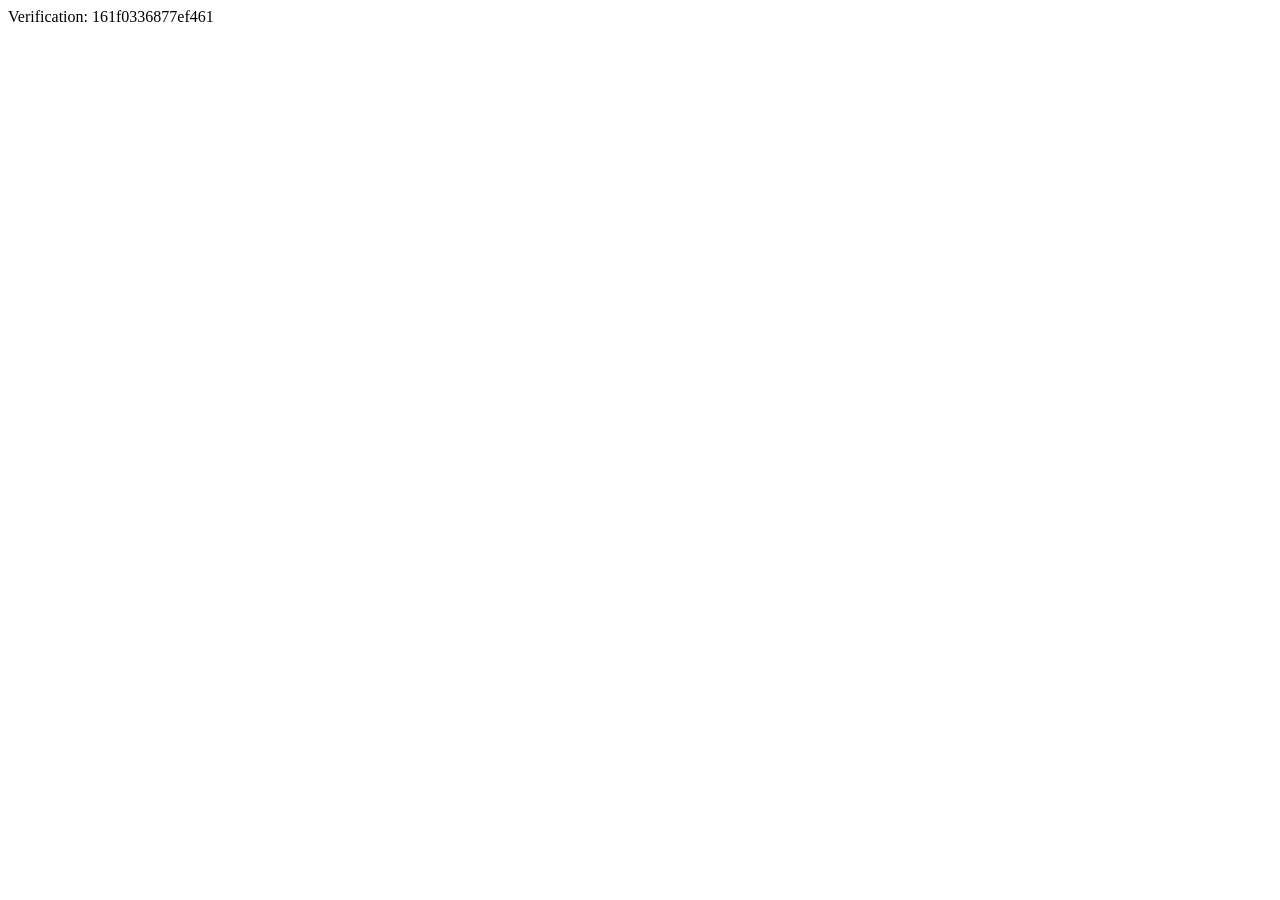
<file: yandex_161f0336877ef461.html>
<!doctype html>
<html lang="en">
<head>
  <meta charset="UTF-8">
  <meta name="robots" content="noindex">
  <title>Yandex verification</title>
</head>
<body>Verification: 161f0336877ef461</body>
</html>
</file>
<file: styles.css>
@font-face{font-family:Onest;src:url('./web/gulash/fonts/Onest-Light.woff') format('woff');font-weight:300;font-display:swap}@font-face{font-family:Onest;src:url('./web/gulash/fonts/Onest-Regular.woff') format('woff');font-weight:400;font-display:swap}@font-face{font-family:Onest;src:url('./web/gulash/fonts/Onest-Medium.woff') format('woff');font-weight:500;font-display:swap}
:root{--ink:#080808;--ink-2:#111;--paper:#ebece7;--muted:#999c97;--line:rgba(235,236,231,.24);--red:#8debff;--edge:clamp(18px,3.2vw,52px);--ease:cubic-bezier(.16,1,.3,1)}
*{box-sizing:border-box}html{scroll-behavior:smooth;background:var(--ink)}body{margin:0;background:var(--ink);color:var(--paper);font:400 15px/1.45 Onest,system-ui,sans-serif;-webkit-font-smoothing:antialiased;overflow-x:hidden}::selection{background:var(--red);color:#fff}a{color:inherit;text-decoration:none}button{font:inherit}video,img{display:block}a:focus-visible,button:focus-visible,[tabindex]:focus-visible{outline:2px solid var(--red);outline-offset:4px}.skip-link{position:fixed;left:16px;top:16px;z-index:100;padding:12px 16px;background:var(--paper);color:var(--ink);transform:translateY(-180%)}.skip-link:focus{transform:none}
.site-header{position:fixed;z-index:20;left:0;right:0;top:0;display:grid;grid-template-columns:1fr auto 1fr;align-items:center;padding:18px var(--edge);color:#fff;mix-blend-mode:difference}.wordmark{font-weight:500}.site-header nav{display:flex;gap:clamp(20px,3vw,46px)}.site-header a{font-size:13px}.availability{justify-self:end;display:flex;align-items:center;gap:9px}.availability i{width:8px;height:8px;background:var(--red);border-radius:50%}.site-header nav a{border-bottom:1px solid transparent}.site-header nav a:hover{border-color:currentColor}
.hero{position:relative;height:100svh;min-height:680px;background:#000;overflow:hidden}.hero-screen,.hero-screen video,.hero-screen-shade{position:absolute;inset:0;width:100%;height:100%}.hero-screen video{object-fit:cover}.hero-screen-shade{background:linear-gradient(180deg,rgba(0,0,0,.18),transparent 36%,rgba(0,0,0,.76))}.hero-copy{position:absolute;z-index:2;left:var(--edge);right:var(--edge);bottom:74px;display:grid;grid-template-columns:minmax(0,1fr) auto;align-items:end;border-bottom:1px solid rgba(255,255,255,.45);padding-bottom:18px}.hero h1{margin:0;color:#fff;font-size:clamp(62px,10vw,152px);font-weight:300;line-height:.78;letter-spacing:-.04em}.hero h1 span{display:block}.hero-copy p{margin:0 0 6px;color:#fff;font-size:clamp(16px,1.6vw,24px);max-width:16ch;text-align:right}.hero-caption{position:absolute;z-index:2;left:var(--edge);right:var(--edge);bottom:24px;display:flex;justify-content:space-between;font-size:12px;color:rgba(255,255,255,.76)}.hero-caption a{color:#fff;border-bottom:1px solid currentColor}
.ai-work{background:var(--paper);color:var(--ink);padding:clamp(110px,14vw,210px) var(--edge)}.chapter{display:grid;grid-template-columns:minmax(0,2fr) minmax(240px,.75fr);gap:8vw;align-items:end;margin-bottom:clamp(64px,9vw,126px)}.chapter h2{max-width:12ch;margin:0;font-size:clamp(52px,7vw,96px);font-weight:300;line-height:.9;letter-spacing:-.04em}.chapter p{max-width:40ch;margin:0;color:var(--muted)}.chapter--light p{color:#5f625e}
.cinema-list{display:grid;gap:clamp(80px,12vw,180px)}.film{margin:0;min-width:0}.film video{width:100%;aspect-ratio:16/9;object-fit:cover;background:#111}.film--feature video{aspect-ratio:2.1/1}.film--panorama{margin-left:calc(var(--edge) * -1);margin-right:calc(var(--edge) * -1)}.film--panorama video{aspect-ratio:2.35/1}.film--panorama footer{padding-left:var(--edge);padding-right:var(--edge)}.film footer{display:flex;justify-content:space-between;gap:20px;padding-top:12px;border-top:1px solid rgba(8,8,8,.32);margin-top:10px}.film h3,.film p{margin:0;font-size:13px;font-weight:400}.film p{color:#626560;text-align:right}.film-pair{display:grid;grid-template-columns:1fr 1fr;gap:clamp(16px,2.4vw,40px)}.film-pair--uneven{grid-template-columns:1.3fr .7fr}
.portrait-reel{margin-top:clamp(140px,18vw,260px);padding-top:24px;border-top:1px solid rgba(8,8,8,.36)}.portrait-reel>header{display:flex;justify-content:space-between;align-items:baseline;margin-bottom:28px}.portrait-reel h3{margin:0;font-size:clamp(28px,3.5vw,54px);font-weight:300;letter-spacing:-.03em}.portrait-reel p{margin:0;color:#626560}.portrait-track{display:flex;gap:clamp(10px,1vw,16px);overflow-x:auto;padding:0 0 18px;scroll-snap-type:x mandatory;scrollbar-color:var(--ink) transparent}.portrait-track video{flex:0 0 clamp(180px,20vw,310px);width:clamp(180px,20vw,310px);aspect-ratio:9/16;object-fit:cover;scroll-snap-align:start;background:#ccc}
.section{padding:clamp(110px,14vw,210px) var(--edge)}.web-work{background:var(--ink);color:var(--paper)}.live-browser{overflow:hidden;background:var(--ink-2);border-top:1px solid var(--line);border-bottom:1px solid var(--line)}.browser-bar,.browser-footer{display:flex;justify-content:space-between;align-items:center;gap:18px;padding:14px 0;font-size:12px}.browser-bar{color:var(--muted)}.browser-bar span:last-child{color:var(--red)}.browser-stage{position:relative;height:min(78vh,840px);background:#fff}.browser-stage iframe{width:100%;height:100%;border:0;display:block;pointer-events:none}.live-browser.is-live iframe{pointer-events:auto}.browser-enter{position:absolute;right:28px;bottom:28px;width:170px;height:170px;border:0;border-radius:50%;background:var(--red);color:#fff;display:flex;flex-direction:column;align-items:center;justify-content:center;gap:6px;cursor:pointer;transition:transform .35s var(--ease),background .35s}.browser-enter:hover{transform:scale(1.06);background:#fff;color:var(--ink)}.browser-enter small{font-size:11px;opacity:.72}.live-browser.is-live .browser-enter{opacity:0;pointer-events:none;transform:scale(.7)}.browser-footer{color:var(--muted)}.browser-footer p{margin:0}.browser-footer a{color:var(--paper);border-bottom:1px solid currentColor}
.traditional{background:var(--paper);color:var(--ink)}.cases{display:grid;gap:clamp(100px,14vw,200px)}.case>header{display:flex;justify-content:space-between;align-items:baseline;padding-bottom:14px;border-bottom:1px solid rgba(8,8,8,.34)}.case h3{margin:0;font-size:clamp(30px,4vw,60px);font-weight:300;letter-spacing:-.03em}.case header p{margin:0;color:#626560}.case-track{display:flex;gap:clamp(12px,1.5vw,24px);overflow-x:auto;padding:24px 0 18px;scroll-snap-type:x mandatory;scrollbar-color:var(--ink) transparent}.case-track img{flex:0 0 min(82vw,1180px);width:min(82vw,1180px);height:auto;scroll-snap-align:start}
.site-footer{min-height:76svh;padding:clamp(90px,12vw,170px) var(--edge) 24px;background:var(--red);color:#fff;display:flex;flex-direction:column;justify-content:space-between}.site-footer>p{margin:0;font-size:clamp(18px,2vw,30px)}.footer-contact{display:flex;flex-direction:column;align-items:flex-start;gap:14px}.footer-email{font-size:clamp(44px,8vw,96px);font-weight:300;line-height:.88;letter-spacing:-.04em;overflow-wrap:anywhere}.footer-telegram{font-size:13px;border-bottom:1px solid currentColor}.footer-meta{display:flex;justify-content:space-between;border-top:1px solid rgba(255,255,255,.45);padding-top:12px;font-size:12px}
.is-loading .hero-screen{clip-path:inset(0 0 100% 0)}.is-ready .hero-screen{animation:screen-in 1.1s var(--ease) both}.is-ready .hero-copy{animation:title-in .9s .25s var(--ease) both}@keyframes screen-in{from{clip-path:inset(0 0 100% 0)}to{clip-path:inset(0)}}@keyframes title-in{from{transform:translateY(24px);opacity:0}to{transform:none;opacity:1}}
@media(max-width:900px){.site-header{grid-template-columns:1fr auto}.site-header nav{display:none}.hero-copy{grid-template-columns:1fr}.hero-copy p{margin-top:20px;text-align:left}.chapter{grid-template-columns:1fr;gap:28px}.chapter p{margin-left:auto}.film-pair--uneven{grid-template-columns:1fr 1fr}.browser-stage{height:72vh}}
@media(max-width:600px){body{font-size:14px}.site-header{padding-top:14px}.availability{font-size:0!important}.availability i{width:10px;height:10px}.hero{min-height:650px}.hero-copy{bottom:72px}.hero h1{font-size:17vw;line-height:.82}.hero-copy p{font-size:15px}.hero-caption span{display:none}.chapter{margin-bottom:58px}.chapter h2{font-size:14vw}.chapter p{margin-left:0}.ai-work,.section{padding-top:100px;padding-bottom:100px}.cinema-list{gap:74px}.film--feature video,.film--panorama video,.film video{aspect-ratio:16/10}.film--panorama{margin-left:0;margin-right:0}.film--panorama footer{padding-left:0;padding-right:0}.film-pair,.film-pair--uneven{grid-template-columns:1fr;gap:74px}.film footer{display:block}.film p{margin-top:3px;text-align:left}.portrait-reel{margin-top:120px}.portrait-reel>header{display:block}.portrait-reel>header p{margin-top:8px}.portrait-track video{flex-basis:58vw;width:58vw}.browser-stage{height:74svh}.browser-enter{width:140px;height:140px;right:18px;bottom:18px}.browser-footer p{display:none}.case>header{display:block}.case header p{margin-top:6px}.case-track img{flex-basis:90vw;width:90vw}.site-footer{min-height:66svh}.footer-email{font-size:12vw}}
@media(prefers-reduced-motion:reduce){html{scroll-behavior:auto}.is-loading .hero-screen,.is-ready .hero-screen{clip-path:none;animation:none}.is-ready .hero-copy{animation:none}}
.site-header{mix-blend-mode:normal;background:linear-gradient(180deg,rgba(0,0,0,.68),rgba(0,0,0,.28) 58%,transparent)}
@media(max-width:600px){.availability{width:44px;height:44px;justify-content:center;margin:-10px -10px -10px 0}}
.browser-enter{inset:50% auto auto 50%;right:auto;bottom:auto;transform:translate(-50%,-50%);color:var(--ink)}
.browser-enter:hover{transform:translate(-50%,-50%) scale(1.06)}
.live-browser.is-live .browser-enter{transform:translate(-50%,-50%) scale(.7)}
.site-footer{color:var(--ink)}
.footer-meta{border-top-color:rgba(8,8,8,.4)}
.case{min-width:0}.case>header{gap:20px}.case-heading{min-width:0}.case-heading p{margin-top:4px}.case-controls{display:flex;align-items:center;gap:8px}.case-controls button{width:44px;height:44px;border:1px solid rgba(8,8,8,.4);border-radius:50%;background:transparent;color:var(--ink);cursor:pointer;font-size:20px;line-height:1;transition:background .25s,color .25s}.case-controls button:hover{background:var(--ink);color:var(--paper)}
.case-track{overscroll-behavior-inline:contain;cursor:grab}.case-track:active{cursor:grabbing}.case-track::-webkit-scrollbar{height:8px}.case-track::-webkit-scrollbar-track{background:rgba(8,8,8,.1)}.case-track::-webkit-scrollbar-thumb{background:var(--ink)}
@media(max-width:600px){.case>header{display:flex;align-items:flex-end}.case-heading{max-width:65%}.case-controls{margin-left:auto}.case-controls button{width:44px;height:44px}}
.case-track{display:flex;height:auto;overflow-x:auto;overflow-y:hidden;scroll-snap-type:x mandatory;padding:24px 0 18px;cursor:grab;scrollbar-width:thin;scrollbar-color:var(--ink) rgba(8,8,8,.1)}
.case-track:active{cursor:grabbing}.case-track img{flex:0 0 min(82vw,1180px);width:min(82vw,1180px);height:auto;scroll-snap-align:start}
.portrait-track,.case-track{scroll-snap-type:x proximity}
.browser-bar,.browser-footer{padding:14px 18px}
.browser-stage::after{content:"";position:absolute;inset:0;z-index:1;background:rgba(4,5,6,.58);pointer-events:none;transition:opacity .45s var(--ease)}
.browser-enter{z-index:2}
.live-browser.is-live .browser-stage::after{opacity:0}
.site-header{grid-template-columns:auto 1fr auto;z-index:100}
.site-header nav{justify-self:start;margin-left:clamp(52px,8vw,160px)}
.hero-screen video{transform:scale(1.14)}
.film--feature{overflow:hidden}
.film--feature video{transform:scale(1.02)}
.film--feature footer{position:relative;z-index:1;background:var(--paper)}
.portrait-track,.case-track{scrollbar-width:none;touch-action:auto;user-select:none}
.portrait-track::-webkit-scrollbar,.case-track::-webkit-scrollbar{display:none}
.portrait-track.is-dragging,.case-track.is-dragging{cursor:grabbing;scroll-snap-type:none;scroll-behavior:auto!important}
.portrait-track video,.case-track img{pointer-events:none}
.portrait-reel>header>div:first-child p{margin-top:4px}
.portrait-track.swiper,.case-track.swiper{display:block;overflow:hidden;scroll-snap-type:none;padding-bottom:18px}
.portrait-track .swiper-wrapper,.case-track .swiper-wrapper{align-items:flex-start}
.portrait-track .swiper-slide{width:clamp(180px,20vw,310px)}
.portrait-track .swiper-slide video{width:100%;height:auto;aspect-ratio:9/16;object-fit:cover}
.case-track .swiper-slide{width:min(82vw,1180px)}
.case-track .swiper-slide img{width:100%;height:auto}
.swiper-button-disabled{opacity:.28;cursor:default}
@media(max-width:600px){.portrait-track .swiper-slide{width:58vw}.case-track .swiper-slide{width:90vw}}
.case-track::-webkit-scrollbar{width:auto;height:8px}
@media(max-width:600px){.case-track{height:auto}.case-track img{flex-basis:90vw;width:90vw}}
.campaign-slide{flex:0 0 min(82vw,1180px);width:min(82vw,1180px);margin:0;scroll-snap-align:start}.campaign-slide figcaption{min-height:42px;padding:0 0 12px;font-size:clamp(14px,1.35vw,18px);line-height:1.35;color:var(--ink)}.campaign-slide img{display:block;width:100%;height:auto}.case-track .swiper-slide>.campaign-slide{width:100%}@media(max-width:600px){.campaign-slide{flex-basis:90vw;width:90vw}.campaign-slide figcaption{min-height:38px;padding-bottom:10px}}
@media(max-width:600px){.footer-email{font-size:clamp(20px,6.5vw,32px);line-height:1;letter-spacing:-.035em;overflow-wrap:normal;white-space:nowrap}}
.footer-meta nav{display:flex;gap:clamp(18px,3vw,46px)}.footer-meta nav a{border-bottom:1px solid transparent}.footer-meta nav a:hover{border-color:currentColor}@media(max-width:600px){.footer-meta{align-items:flex-end}.footer-meta nav{flex-direction:column;align-items:flex-end;gap:6px}}
.policy-page{background:var(--paper);color:var(--ink)}.policy-header{display:flex;justify-content:space-between;align-items:center;padding:22px var(--edge);border-bottom:1px solid rgba(8,8,8,.2)}.policy-header a:first-child{font-weight:500}.policy-header a:last-child{font-size:13px;border-bottom:1px solid currentColor}.policy-main{padding:clamp(76px,10vw,150px) var(--edge) clamp(100px,14vw,190px)}.policy-intro,.policy-content{width:min(100%,900px);margin-inline:auto}.policy-intro{padding-bottom:clamp(58px,8vw,100px);border-bottom:1px solid rgba(8,8,8,.25)}.policy-intro h1{max-width:12ch;margin:0 0 34px;font-size:clamp(48px,7.5vw,104px);font-weight:300;line-height:.92;letter-spacing:-.045em}.policy-meta{display:grid;grid-template-columns:auto 1fr;gap:6px 24px;margin:0;font-size:13px}.policy-meta dt{color:#626560}.policy-meta dd{margin:0}.policy-meta a,.policy-content a{border-bottom:1px solid currentColor}.policy-content{padding-top:clamp(58px,8vw,100px)}.policy-content section+section{margin-top:56px}.policy-content h2{margin:0 0 22px;font-size:clamp(27px,3.2vw,42px);font-weight:300;line-height:1.05;letter-spacing:-.025em}.policy-content p,.policy-content li{max-width:76ch}.policy-content p{margin:0 0 14px}.policy-content ul{margin:14px 0 0;padding-left:22px}.policy-content li+li{margin-top:7px}.policy-footer{display:flex;justify-content:space-between;gap:24px;padding:24px var(--edge);border-top:1px solid rgba(8,8,8,.2);font-size:12px}.policy-footer a{border-bottom:1px solid currentColor}@media(max-width:600px){.policy-header{padding-top:18px;padding-bottom:18px}.policy-intro h1{font-size:14vw}.policy-meta{grid-template-columns:1fr;gap:3px}.policy-meta dd+dt{margin-top:12px}.policy-content section+section{margin-top:44px}.policy-footer{flex-direction:column}}
.oral-showcase{min-width:0}.oral-showcase>header{display:flex;justify-content:space-between;align-items:baseline;gap:20px;padding-bottom:14px;border-bottom:1px solid rgba(8,8,8,.34)}.oral-showcase h3{margin:0;font-size:clamp(30px,4vw,60px);font-weight:300;letter-spacing:-.03em}.oral-showcase header p{margin:4px 0 0;color:#626560}.oral-board{display:grid;min-width:0;width:100%;gap:clamp(22px,2.4vw,38px);padding-top:24px}.oral-feature,.oral-feature-track{min-width:0;width:100%;max-width:100%}.oral-feature-track{overflow:hidden}.oral-feature-track .swiper-wrapper{min-width:0}.oral-feature figure,.oral-support,.oral-wide{margin:0}.oral-feature img,.oral-support img,.oral-wide img{width:100%;height:auto}.oral-support-grid{display:grid;grid-template-columns:repeat(3,minmax(0,1fr));gap:clamp(14px,2vw,30px)}.oral-feature-track .swiper-slide{width:100%}.oral-feature-track .swiper-slide img{pointer-events:none}.oral-feature-track:not(.swiper-initialized) .swiper-slide:not(:first-child){display:none}@media(max-width:600px){.oral-showcase>header{align-items:flex-end}.oral-showcase .case-heading{max-width:65%}.oral-showcase .case-controls{margin-left:auto}.oral-support-grid{grid-template-columns:1fr;gap:24px}.oral-board{gap:28px}}
.oral-wide{position:relative}.pack-preview{position:absolute;z-index:1;top:18.5%;right:5%;width:36.5%;height:57%;padding:clamp(10px,1.5vw,24px);border:1px solid rgba(255,255,255,.46);border-radius:0;background:rgba(255,255,255,.18);-webkit-backdrop-filter:blur(10px);backdrop-filter:blur(10px);color:#fff;cursor:pointer;overflow:hidden}.oral-wide .pack-preview>img{width:100%;height:100%;object-fit:contain}.pack-preview>span{position:absolute;left:0;right:0;bottom:0;display:flex;align-items:center;justify-content:center;gap:8px;padding:10px 12px;background:rgba(8,8,8,.82);font-size:12px;transform:translateY(100%);transition:transform .25s var(--ease)}.pack-preview:hover>span,.pack-preview:focus-visible>span{transform:none}.pack-preview svg{width:17px;height:17px;fill:none;stroke:currentColor;stroke-width:1.6}.pack-modal{width:min(96vw,1500px);max-width:none;height:min(94svh,1600px);max-height:none;margin:auto;padding:0;border:0;border-radius:0;background:var(--ink);color:var(--paper);overflow:hidden}.pack-modal::backdrop{background:rgba(8,8,8,.86)}.pack-modal-shell{display:grid;grid-template-rows:auto minmax(0,1fr);height:100%}.pack-modal header{display:flex;align-items:center;justify-content:space-between;gap:24px;padding:14px 18px;border-bottom:1px solid var(--line)}.pack-modal header p{margin:0;font-size:13px}.pack-modal header button{display:grid;place-items:center;width:44px;height:44px;padding:0;border:1px solid var(--line);border-radius:50%;background:transparent;color:var(--paper);cursor:pointer}.pack-modal header button:hover{background:var(--paper);color:var(--ink)}.pack-modal header svg{width:18px;height:18px;fill:none;stroke:currentColor;stroke-width:1.5}.pack-modal-stage{display:grid;place-items:start center;overflow:auto;padding:20px;background:#050505}.pack-modal-stage img{display:block;width:auto;max-width:100%;height:auto;max-height:none}@media(max-width:600px){.pack-preview{right:4%;width:38%;padding:7px}.pack-preview>span{padding:7px;font-size:0;transform:none;background:rgba(8,8,8,.72)}.pack-preview>span svg{width:18px;height:18px}.pack-modal{width:100vw;height:100svh}.pack-modal header{padding:10px 12px}.pack-modal header p{max-width:70%;line-height:1.25}.pack-modal-stage{padding:12px}.pack-modal-stage img{width:900px;max-width:none}}
</file>
<file: web/gulash/css/styles.css>
/* --- ГЛОБАЛЬНЫЕ ПЕРЕМЕННЫЕ И ТОКЕНЫ --- */
:root {
  --bg: #222222;
  --surface: #181916;
  --surface-2: #21231f;
  --panel: #141515;
  --text: #f3f3e9;
  --muted: #95988b;
  --line: rgba(243, 243, 233, 0.12);
  --line-strong: rgba(243, 243, 233, 0.22);

  --accent: #00FFFF;
--accent-hover: #33ffff;
  --accent-dim: rgba(0, 255, 255, 0.12);
  --accent-border: rgba(0, 255, 255, 0.28);

  --status-green: #b1ec52;
  --status-yellow: #ffb45c;
  --status-purple: #b39cff;
  --status-red: #ff5c5c;

  --font-primary: "Onest", -apple-system, BlinkMacSystemFont, "Segoe UI", Roboto, sans-serif;
  --container: 1320px;
  --section-gutter: 24px;
}

h1, h2, h3, h4, p, .hero-description, .eyebrow, .footnote {
  text-wrap: pretty;
}

/* ==========================================================================
   HERO С ФОНОВЫМ ВИДЕО
   ========================================================================== */
.hero {
  position: relative;
  min-height: calc(100vh - 80px);
  display: flex;
  align-items: center;
  padding: 80px var(--section-gutter);
  overflow: hidden;
  border-bottom: 1px solid var(--line);
  background: var(--bg);
}

/* Контейнер видео на весь блок */
.hero-video-bg {
  position: absolute;
  inset: 0;
  width: 100%;
  height: 100%;
  overflow: hidden;
  z-index: 1;
}

/* Само видео: масштабировано для скрытия вотермарок и приглушено */
.hero-video-elem {
  width: 100%;
  height: 100%;
  object-fit: cover;
  object-position: center;
  transform: scale(1.08); /* Срезает края и водяные знаки по углам */
  filter: brightness(0.45) contrast(1.15) saturate(1.1);
  will-change: transform;
}

/* Оверлей: затемнение слева под чтение текста и плавный уход в фон снизу/сверху */
.hero-video-overlay {
  position: absolute;
  inset: 0;
  background: 
    linear-gradient(to right, rgba(34, 34, 34, 0.95) 0%, rgba(34, 34, 34, 0.75) 45%, rgba(34, 34, 34, 0.4) 100%),
    linear-gradient(to bottom, rgba(34, 34, 34, 0.6) 0%, transparent 20%, transparent 80%, var(--bg) 100%);
  pointer-events: none;
}

/* Контент лежит строго поверх видео */
.hero-copy {
  position: relative;
  z-index: 2;
  max-width: 680px;
}




* {
  box-sizing: border-box;
}

html {
  scroll-behavior: smooth;
  scroll-padding-top: 100px;
}

body {
  margin: 0;
  background: var(--bg);
  color: var(--text);
  font-family: var(--font-primary);
  -webkit-font-smoothing: antialiased;
}

a {
  color: inherit;
  text-decoration: none;
}

button,
input,
select,
textarea {
  font-family: inherit;
  color: inherit;
}

button {
  cursor: pointer;
  border: none;
  background: none;
  -webkit-tap-highlight-color: transparent;
}

button:focus-visible,
a:focus-visible,
input:focus-visible,
select:focus-visible {
  outline: 2px solid var(--accent);
  outline-offset: 4px;
}

::selection {
  background: var(--accent);
  color: #040406;
}

/* ОБОЛОЧКА И НАПРАВЛЯЮЩИЕ СЕТКИ */
.site-shell {
  width: 100%;
  overflow: clip;
  position: relative;
}

.site-shell::before,
.site-shell::after {
  content: "";
  position: absolute;
  z-index: 10;
  top: 0;
  bottom: 0;
  width: 1px;
  background: var(--line);
  pointer-events: none;
}

.site-shell::before {
  left: max(50px, calc((100% - var(--container)) / 2));
}

.site-shell::after {
  right: max(50px, calc((100% - var(--container)) / 2));
}

/* БАЗОВЫЕ КОНТЕЙНЕРЫ СЕКЦИЙ */
.header,
.hero,
.section,
.system-section,
.footer {
  width: min(var(--container), calc(100% - 100px));
  margin-inline: auto;
  padding-inline: var(--section-gutter);
}

.section-meta {
  margin-inline: calc(-1 * var(--section-gutter));
  padding-inline: var(--section-gutter);
}

/* --- HEADER --- */
.header {
  height: 90px;
  display: flex;
  align-items: center;
  justify-content: space-between;
  position: relative;
  z-index: 30;
  background: var(--bg);
}

.header::after {
  content: "";
  position: absolute;
  left: 50%;
  bottom: 0;
  width: 100vw;
  height: 1px;
  background: var(--line);
  transform: translateX(-50%);
}

.logo {
  display: inline-flex;
  align-items: center;
  gap: 10px;
  flex-shrink: 0;
}

.g2-logo__mark {
  display: block;
  width: 32px;
  height: 32px;
  aspect-ratio: 1;
}

.logo-name {
  font-size: 24px;
  font-weight: 600;
  letter-spacing: -0.03em;
}

.logo-dot {
  color: var(--accent);
}

.nav {
  display: flex;
  align-items: center;
  gap: 36px;
}

.nav a {
  font-size: 13px;
  color: #c4c7be;
  transition: color 150ms ease;
}

.nav a:hover {
  color: var(--accent);
}

.header-cta {
  display: inline-flex;
  align-items: center;
  gap: 16px;
  border: 1px solid var(--line-strong);
  padding: 11px 18px;
  border-radius: 6px;
  font-size: 12px;
  font-weight: 500;
  transition: all 180ms ease;
}

.header-cta span {
  color: var(--accent);
}

.header-cta:hover {
  border-color: var(--accent);
  background: var(--accent-dim);
}

.menu-toggle {
  display: none;
}

/* --- ТИПОГРАФИКА И ОБЩИЕ ЭЛЕМЕНТЫ --- */
.eyebrow,
.section-meta,
.visual-label,
.sidebar-caption,
.demo-overline,
.contact-kicker {
  font-size: 11px;
  font-weight: 500;
  letter-spacing: 0.12em;
  text-transform: uppercase;
}

.eyebrow {
  display: inline-flex;
  align-items: center;
  gap: 10px;
  color: #adb0a4;
  margin-bottom: 28px;
}

.status-dot,
.contact-kicker > span {
  width: 7px;
  height: 7px;
  background: var(--accent);
  border-radius: 50%;
  box-shadow: 0 0 12px rgba(0, 255, 255, 0.6);
  flex-shrink: 0;
}

.heading-accent {
  color: var(--accent);
}

h1, h2 {
  font-weight: 400;
  line-height: 1.02;
  letter-spacing: -0.04em;
}

.hero h1 {
  font-size: clamp(56px, 6.2vw, 92px);
  margin: 0;
}

.section h2,
.system-heading h2 {
  font-size: clamp(40px, 5vw, 68px);
  margin: 0;
}

/* КНОПКИ */
.button {
  min-height: 48px;
  padding: 0 22px;
  display: inline-flex;
  justify-content: center;
  align-items: center;
  gap: 16px;
  font-size: 12px;
  font-weight: 700;
  border-radius: 5px;
  transition: transform 150ms ease, background 150ms ease, box-shadow 150ms ease;
}

.button:hover {
  transform: translateY(-2px);
}

.button-primary {
  color: #071719;
  background: var(--accent);
}

.button-primary:hover {
  background: var(--accent-hover);
  box-shadow: 0 0 25px rgba(0, 255, 255, 0.35);
}

.text-link {
  font-size: 12px;
  color: #c6c7bc;
  display: inline-flex;
  align-items: center;
  gap: 10px;
  transition: color 150ms ease;
}

.text-link:hover {
  color: var(--accent);
}

/* --- HERO SECTION --- */
.hero {
  min-height: 640px;
  display: grid;
  grid-template-columns: 1.05fr 0.95fr;
  align-items: center;
  padding-block: 70px 90px;
  gap: 40px;
}

.hero-description {
  max-width: 520px;
  margin: 26px 0 0;
  color: #a4a79c;
  font-size: 15px;
  line-height: 1.8;
}

.hero-actions {
  display: flex;
  align-items: center;
  gap: 24px;
  margin-top: 36px;
}

.hero-footnote {
  display: flex;
  align-items: center;
  gap: 14px;
  color: #717569;
  margin-top: 60px;
  font-size: 9px;
  letter-spacing: 0.08em;
}

.footnote-line {
  width: 28px;
  height: 1px;
  background: var(--accent);
}

/* HERO VISUAL GRAPHIC */
.hero-visual {
  height: 480px;
  position: relative;
  isolation: isolate;
}

.visual-grid {
  position: absolute;
  inset: 0;
  z-index: -2;
  opacity: 0.3;
  background-image:
    linear-gradient(rgba(255, 255, 255, 0.04) 1px, transparent 1px),
    linear-gradient(90deg, rgba(255, 255, 255, 0.04) 1px, transparent 1px);
  background-size: 32px 32px;
  mask-image: radial-gradient(ellipse at center, black 20%, transparent 75%);
}

.visual-orbit {
  position: absolute;
  border: 1px solid rgba(0, 255, 255, 0.14);
  border-radius: 50%;
  left: 50%;
  top: 50%;
  transform: translate(-50%, -50%);
}

.orbit-one { width: 380px; height: 380px; }
.orbit-two { width: 470px; height: 470px; border-color: rgba(255, 255, 255, 0.06); }

.visual-label {
  position: absolute;
  z-index: 2;
  left: 0;
  right: 0;
  display: flex;
  justify-content: space-between;
  color: #6d7265;
  font-size: 9px;
}

.label-top { top: 0; }
.label-bottom { bottom: 0; }

.orbital-core {
  position: absolute;
  top: 50%;
  left: 50%;
  width: 210px;
  height: 210px;
  transform: translate(-50%, -50%);
}

.core-ring {
  position: absolute;
  inset: 0;
  border-radius: 50%;
}

.ring-back {
  border: 1px solid rgba(0, 255, 255, 0.28);
  transform: scale(1.22) rotate(-30deg);
  border-left-color: transparent;
}

.ring-front {
  inset: 16px;
  border: 1px solid rgba(255, 255, 255, 0.16);
  transform: rotate(40deg);
  border-right-color: var(--accent);
}

.core-center {
  position: absolute;
  inset: 20px;
  display: flex;
  flex-direction: column;
  align-items: center;
  justify-content: center;
  background: radial-gradient(circle at 35% 28%, #163638, #0e1718 70%);
  border: 1px solid var(--accent-border);
  border-radius: 50%;
  box-shadow: 0 0 60px rgba(0, 255, 255, 0.12);
}

.core-caption {
  font-size: 9px;
  letter-spacing: 2px;
  color: #a0b6b4;
  margin-top: 10px;
}

.float-card {
  position: absolute;
  z-index: 3;
  width: 175px;
  padding: 14px;
  background: rgba(22, 26, 25, 0.94);
  border: 1px solid var(--line);
  border-radius: 8px;
  box-shadow: 0 16px 50px rgba(0, 0, 0, 0.35);
  backdrop-filter: blur(10px);
}

.card-orders { top: 20%; left: -2%; }
.card-team { right: 0; bottom: 22%; }

.mini-card-top, .mini-card-bottom {
  display: flex;
  align-items: center;
  justify-content: space-between;
}

.mini-icon {
  display: grid;
  place-items: center;
  width: 24px;
  height: 24px;
  background: var(--accent-dim);
  color: var(--accent);
  border-radius: 4px;
  font-size: 13px;
}

.mini-muted {
  color: #797d73;
  font-size: 8px;
  letter-spacing: 0.08em;
}

.mini-card-title {
  margin-top: 12px;
  font-size: 15px;
  font-weight: 700;
}

.mini-card-bottom {
  margin-top: 10px;
  padding-top: 8px;
  border-top: 1px solid var(--line);
  font-size: 9px;
  color: #8c8f85;
}

.card-service {
  left: 10%;
  bottom: 8%;
  width: auto;
  min-width: 210px;
  display: flex;
  gap: 12px;
  align-items: center;
}

.service-pulse {
  width: 8px;
  height: 8px;
  background: var(--accent);
  border-radius: 50%;
  box-shadow: 0 0 12px var(--accent);
  animation: pulse 2s ease-in-out infinite;
}

.service-title { font-size: 11px; font-weight: 700; }
.service-subtitle { font-size: 9px; color: #7f8379; margin-top: 3px; }

/* TICKER: ПЕРЕКРЫВАЕТ БОКОВЫЕ НАПРАВЛЯЮЩИЕ И ДЕРЖИТ ЦВЕТ ФОНА */
.marquee {
  position: relative;
  z-index: 20; /* Выше, чем направляющие сетки (у них z-index: 10) */
  background: var(--bg);
  padding: 16px 0;
  border-top: 1px solid var(--line);
  border-bottom: 1px solid var(--line);
  overflow: hidden;
  white-space: nowrap;
}

.marquee-track {
  display: inline-flex;
  align-items: center;
  gap: 36px;
  width: max-content;
  will-change: transform;
  animation: marquee-loop 28s linear infinite;
}

.marquee:hover .marquee-track {
  animation-play-state: paused;
}

.marquee-track span {
  display: inline-flex;
  align-items: center;
  font-size: 11px;
  font-weight: 700;
  letter-spacing: 0.14em;
  color: #adb0a4;
  line-height: 1;
}

.marquee-track i {
  color: var(--accent);
  font-style: normal;
  display: inline-flex;
  align-items: center;
  justify-content: center;
  line-height: 1;
  transform: translateY(-1px);
}

@keyframes marquee-loop {
  0% {
    transform: translateX(0);
  }
  100% {
    transform: translateX(-50%);
  }
}
/* --- СЕКЦИИ: ПЛОТНЫЙ РИТМ --- */
.section {
  padding-top: 60px;
  padding-bottom: 50px;
}

.system-section {
  padding-top: 50px;
  padding-bottom: 24px;
  border-top: 1px solid var(--line);
  border-bottom: 1px solid var(--line);
}

.section-meta {
  display: flex;
  justify-content: space-between;
  gap: 20px;
  color: #73776b;
  padding-bottom: 14px;
  border-bottom: 1px solid var(--line);
}

/* --- СЕКЦИЯ 01: АУДИТОРИИ И СЦЕНАРИИ --- */
.audiences-header {
  padding-top: 30px;
  padding-bottom: 30px;
  display: grid;
  grid-template-columns: 1.1fr 0.9fr;
  align-items: end;
  gap: 40px;
}

.audiences-header p {
  color: #9ea194;
  font-size: 14px;
  line-height: 1.8;
  margin: 0;
}

.audience-tabs {
  display: grid;
  grid-template-columns: repeat(4, 1fr);
  gap: 12px;
  margin-bottom: 24px;
}

.audience-tab-btn {
  display: flex;
  align-items: center;
  gap: 12px;
  padding: 16px 18px;
  background: var(--surface);
  border: 1px solid var(--line);
  border-radius: 8px;
  text-align: left;
  transition: all 180ms ease;
}

.audience-tab-btn:hover {
  border-color: var(--line-strong);
  background: var(--surface-2);
}

.audience-tab-btn.active {
  border-color: var(--accent);
  background: rgba(0, 255, 255, 0.06);
}

.tab-index {
  font-size: 11px;
  color: #73776b;
  font-weight: 600;
}

.audience-tab-btn.active .tab-index {
  color: var(--accent);
}

.tab-title {
  font-size: 13px;
  font-weight: 600;
}

.audience-panels {
  position: relative;
}

.audience-card {
  display: none;
  grid-template-columns: 1.25fr 0.75fr;
  gap: 30px;
  padding: 36px;
  background: var(--surface);
  border: 1px solid var(--line);
  border-radius: 12px;
}

.audience-card.active {
  display: grid;
  animation: fadeIn 250ms ease;
}

.audience-badge {
  display: inline-block;
  font-size: 9px;
  letter-spacing: 0.12em;
  color: var(--accent);
  margin-bottom: 14px;
}

.audience-card h3 {
  font-size: 26px;
  font-weight: 500;
  margin: 0 0 16px;
  letter-spacing: -0.03em;
}

.audience-summary {
  color: #a4a79c;
  font-size: 14px;
  line-height: 1.7;
  margin: 0 0 32px;
}

.audience-features-grid {
  display: grid;
  grid-template-columns: repeat(3, 1fr);
  gap: 20px;
  padding-top: 24px;
  border-top: 1px solid var(--line);
}

.audience-feature b {
  display: block;
  font-size: 13px;
  color: #f1f3ee;
  margin-bottom: 6px;
}

.audience-feature p {
  margin: 0;
  font-size: 11px;
  color: #8c8f85;
  line-height: 1.6;
}

.audience-card-preview {
  display: flex;
  align-items: center;
  justify-content: center;
  background: #111311;
  border: 1px solid var(--line);
  border-radius: 8px;
  padding: 24px;
}

.preview-mini-hud {
  width: 100%;
  display: flex;
  flex-direction: column;
  gap: 16px;
}

.hud-header {
  display: flex;
  justify-content: space-between;
  align-items: center;
  font-size: 11px;
  color: #9ea194;
  padding-bottom: 12px;
  border-bottom: 1px solid var(--line);
}

.hud-pill {
  padding: 3px 8px;
  border-radius: 4px;
  font-size: 9px;
  background: rgba(177, 236, 82, 0.15);
  color: var(--status-green);
}

.hud-pill.accent {
  background: var(--accent-dim);
  color: var(--accent);
}

.hud-metric span {
  display: block;
  font-size: 10px;
  color: #7b7f73;
}

.hud-metric strong {
  display: block;
  font-size: 24px;
  color: #f4f6f1;
  margin-top: 4px;
  letter-spacing: -0.04em;
}

.hud-callout {
  padding: 12px;
  background: var(--surface);
  border-radius: 6px;
  font-size: 11px;
  color: #c7cbbe;
  font-style: italic;
  line-height: 1.5;
  border-left: 2px solid var(--accent);
}

/* --- СЕКЦИЯ 02: ИНТЕРАКТИВНОЕ ДЕМО --- */
.system-heading {
  display: flex;
  justify-content: space-between;
  align-items: flex-end;
  gap: 30px;
  padding-top: 30px;
  padding-bottom: 24px;
}

.system-heading p {
  color: #9ea194;
  font-size: 14px;
  margin: 14px 0 0;
  max-width: 520px;
}

/* СЕЛЕКТОР ФИЛИАЛА В СТИЛЕ GOULASH */
.system-branch-selector {
  display: inline-flex;
  align-items: center;
  gap: 12px;
  flex-shrink: 0;
}

.selector-label {
  font-size: 10px;
  color: #8c9085;
  letter-spacing: 0.08em;
  text-transform: uppercase;
}

.branch-select {
  appearance: none;
  -webkit-appearance: none;
  -moz-appearance: none;

  background: #181916;
  border: 1px solid var(--line-strong);
  color: #f1f3ee;
  padding: 10px 38px 10px 14px;
  border-radius: 6px;
  font-size: 12px;
  font-weight: 500;
  cursor: pointer;
  transition: all 160ms ease;

  background-image: url("data:image/svg+xml,%3Csvg xmlns='http://www.w3.org/2000/svg' width='12' height='8' viewBox='0 0 12 8' fill='none'%3E%3Cpath d='M1 1.5L6 6.5L11 1.5' stroke='%2300FFFF' stroke-width='1.5' stroke-linecap='round' stroke-linejoin='round'/%3E%3C/svg%3E");
  background-repeat: no-repeat;
  background-position: right 14px center;
  background-size: 10px 7px;
}

.branch-select:hover {
  border-color: rgba(0, 255, 255, 0.4);
  background-color: #1e201c;
}

.branch-select:focus {
  outline: none;
  border-color: var(--accent);
  box-shadow: 0 0 0 1px var(--accent), 0 0 16px rgba(0, 255, 255, 0.2);
}

.branch-select option {
  background: #181916;
  color: #f1f3ee;
  padding: 10px;
}

/* ДЕМО ШЕЛЛ: КАРКАС И ВЫСОТА */
.demo-shell {
  display: grid;
  grid-template-columns: 220px minmax(0, 1fr);
  height: 660px;
  background: var(--panel);
  border: 1px solid var(--accent-border);
  border-radius: 12px;
  overflow: hidden;
  box-shadow: 0 30px 90px rgba(0, 0, 0, 0.4);
}

.demo-sidebar {
  background: #0d0e0d;
  border-right: 1px solid var(--line);
  padding: 24px 14px;
  display: flex;
  flex-direction: column;
  gap: 6px;
  height: 100%;
  min-height: 0;
}

.demo-brand {
  display: flex;
  align-items: center;
  gap: 10px;
  font-size: 18px;
  font-weight: 700;
  color: #fff;
  margin-bottom: 28px;
  padding-inline: 6px;
}

.demo-brand-mark {
  display: grid;
  place-items: center;
  width: 28px;
  height: 28px;
  background: var(--accent);
  color: #071719;
  border-radius: 6px;
  font-size: 15px;
  font-weight: 800;
}

.demo-nav-item {
  width: 100%;
  display: flex;
  align-items: center;
  gap: 10px;
  padding: 10px 12px;
  font-size: 12px;
  color: #9da29d;
  border-radius: 6px;
  text-align: left;
  transition: all 140ms ease;
}

.demo-nav-item:hover {
  background: rgba(255, 255, 255, 0.04);
  color: #e5e8e3;
}

.demo-nav-item.active {
  background: var(--accent-dim);
  color: #ffffff;
}

.demo-nav-item.active > span {
  color: var(--accent);
}

.orders-count-badge {
  margin-left: auto;
  font-size: 10px;
  padding: 2px 6px;
  background: var(--accent);
  color: #040406;
  border-radius: 4px;
  font-weight: 700;
}

.demo-sidebar-foot {
  margin-top: auto;
  padding: 16px 8px 0;
  border-top: 1px solid var(--line);
  font-size: 11px;
  color: #abb0ab;
}

.demo-sidebar-foot small {
  display: block;
  font-size: 9px;
  color: #6d736f;
  margin-top: 4px;
}

.demo-live-dot {
  display: inline-block;
  width: 7px;
  height: 7px;
  background: var(--status-green);
  border-radius: 50%;
  margin-right: 6px;
  box-shadow: 0 0 10px rgba(177, 236, 82, 0.4);
}

/* ДЕМО ОСНОВНАЯ ПАНЕЛЬ */
.demo-main {
  height: 100%;
  display: flex;
  flex-direction: column;
  min-height: 0;
  overflow: hidden;
  padding: 24px 28px 16px;
}

.demo-topbar {
  flex-shrink: 0;
  display: flex;
  justify-content: space-between;
  align-items: center;
  padding-bottom: 16px;
  border-bottom: 1px solid var(--line);
}

.demo-topbar h3 {
  margin: 6px 0 0;
  font-size: 21px;
  font-weight: 600;
  letter-spacing: -0.03em;
}

.demo-top-meta {
  font-size: 11px;
  color: #9da29e;
}

.demo-time {
  color: #f1f3ee;
  font-weight: 600;
}

/* СКРОЛЛИРУЕМАЯ РАБОЧАЯ ЗОНА */
.demo-view {
  display: none;
  flex: 1 1 auto;
  min-height: 0;
  overflow-y: auto !important;
  overflow-x: hidden;
  padding-right: 6px;
  margin-top: 16px;
}

.demo-view.active {
  display: block !important;
}

.demo-stats,
.demo-workspace-head,
.demo-filters,
.demo-orders-table,
.demo-insight {
  flex-shrink: 0;
}

.demo-stats {
  display: grid;
  grid-template-columns: repeat(4, 1fr);
  gap: 12px;
  margin-bottom: 22px;
}

.demo-stat {
  padding: 16px 14px;
  background: #191b1a;
  border: 1px solid rgba(255, 255, 255, 0.05);
  border-radius: 8px;
}

.demo-stat span {
  font-size: 10px;
  color: #8f958f;
}

.demo-stat strong {
  display: block;
  font-size: 28px;
  font-weight: 600;
  letter-spacing: -0.05em;
  margin: 8px 0 6px;
}

.demo-stat strong em {
  font-size: 13px;
  font-style: normal;
  letter-spacing: 0;
}

.demo-stat small {
  font-size: 9px;
  color: #797f7a;
}

.stat-up {
  color: var(--status-green);
  font-style: normal;
}

.demo-workspace-head {
  display: flex;
  justify-content: space-between;
  align-items: flex-end;
  margin-bottom: 12px;
}

.demo-workspace-head h4 {
  margin: 0;
  font-size: 14px;
  font-weight: 600;
}

.demo-workspace-head p {
  margin: 4px 0 0;
  font-size: 11px;
  color: #7f8580;
}

.demo-count {
  font-size: 11px;
  color: #adb2ae;
}

/* ФИЛЬТРЫ ТАБЛИЦЫ */
.demo-filters {
  display: flex;
  gap: 8px;
  margin-bottom: 14px;
}

.demo-filter {
  padding: 7px 12px;
  border: 1px solid var(--line);
  border-radius: 6px;
  font-size: 11px;
  color: #a4aaa5;
  transition: all 140ms ease;
}

.demo-filter b {
  margin-left: 6px;
  color: #707571;
}

.demo-filter:hover {
  background: rgba(255, 255, 255, 0.04);
}

.demo-filter.active {
  background: var(--accent);
  border-color: var(--accent);
  color: #071719;
}

.demo-filter.active b {
  color: #071719;
}

/* ТАБЛИЦА ЗАКАЗОВ */
.demo-orders-table {
  border: 1px solid var(--line);
  border-radius: 8px;
  overflow: visible;
  background: #161817;
  margin-bottom: 16px;
}

.demo-order {
  display: grid;
  grid-template-columns: 1.1fr 1.2fr 1.6fr 1.2fr 0.8fr;
  align-items: center;
  gap: 12px;
  min-height: 58px;
  padding: 10px 14px;
  font-size: 11px;
  border-top: 1px solid rgba(255, 255, 255, 0.05);
  color: #c7cdc8;
}

.demo-order:first-child {
  border-top: none;
}

.demo-table-head {
  min-height: 36px;
  background: #111312;
  font-size: 9px;
  letter-spacing: 0.08em;
  color: #767c77;
  font-weight: 600;
  position: sticky;
  top: 0;
  z-index: 2;
}

.demo-order b {
  display: block;
  color: #fff;
  font-size: 12px;
}

.demo-order small {
  display: block;
  font-size: 9px;
  color: #767d78;
  margin-top: 3px;
}

.demo-order strong {
  font-size: 12px;
  color: #f1f4ee;
  text-align: right;
}

.channel-dot,
.order-status {
  display: inline-block;
  width: 7px;
  height: 7px;
  border-radius: 50%;
  margin-right: 6px;
  vertical-align: middle;
}

.channel-dot.site { background: var(--accent); }
.channel-dot.app { background: var(--status-green); }
.channel-dot.aggregator { background: var(--status-yellow); }
.channel-dot.phone { background: var(--status-purple); }

.status-new { background: var(--accent); }
.status-cook { background: var(--status-yellow); }
.status-ready { background: var(--status-green); }
.status-delivery { background: var(--status-purple); }

.demo-insight {
  display: flex;
  align-items: center;
  gap: 14px;
  margin-top: 16px;
  margin-bottom: 12px;
  padding: 14px;
  background: var(--accent-dim);
  border: 1px solid var(--accent-border);
  border-radius: 8px;
}

.insight-icon {
  display: grid;
  place-items: center;
  width: 28px;
  height: 28px;
  background: var(--accent);
  color: #071719;
  border-radius: 6px;
  font-weight: 800;
  flex-shrink: 0;
}

.demo-insight b {
  font-size: 11px;
  color: #f4f6f2;
}

.demo-insight p {
  margin: 3px 0 0;
  font-size: 10px;
  color: #8c958f;
}

.insight-tag {
  margin-left: auto;
  font-size: 9px;
  letter-spacing: 0.1em;
  color: var(--accent);
  font-weight: 700;
}

/* ЛЕГЕНДА: ВСЕГДА ВНИЗУ */
.demo-legend {
  flex-shrink: 0;
  display: flex;
  gap: 16px;
  padding-top: 12px;
  border-top: 1px solid var(--line);
  font-size: 10px;
  color: #8b928c;
}

.demo-legend span {
  display: inline-flex;
  align-items: center;
  gap: 6px;
  white-space: nowrap;
}

.demo-legend .channel-dot {
  margin-right: 0;
  flex-shrink: 0;
}

/* ЭКРАН KDS (КУХНЯ) */
.kds-grid {
  display: grid;
  grid-template-columns: repeat(3, 1fr);
  gap: 12px;
  margin-bottom: 20px;
}

.kds-ticket {
  background: #181a18;
  border: 1px solid var(--line);
  border-radius: 8px;
  padding: 14px;
  display: flex;
  flex-direction: column;
}

.kds-ticket.urgent {
  border-color: rgba(255, 180, 92, 0.5);
}

.kds-ticket-head {
  display: flex;
  justify-content: space-between;
  align-items: center;
  font-size: 11px;
  border-bottom: 1px solid var(--line);
  padding-bottom: 10px;
}

.kds-timer {
  color: var(--status-yellow);
  font-weight: 700;
  font-size: 10px;
}

.kds-timer.ok {
  color: var(--status-green);
}

.kds-items {
  list-style: none;
  padding: 0;
  margin: 12px 0;
  font-size: 11px;
  display: flex;
  flex-direction: column;
  gap: 8px;
  color: #c7cbbe;
}

.kds-status-bar {
  margin-top: auto;
  padding: 6px 10px;
  background: rgba(255, 255, 255, 0.04);
  border-radius: 5px;
  font-size: 10px;
  color: #9ba19a;
  text-align: center;
}

.kds-status-bar.ready {
  background: rgba(177, 236, 82, 0.15);
  color: var(--status-green);
  font-weight: 600;
}

/* ЭКРАН ДОСТАВКА (КУРЬЕРЫ) */
.couriers-list {
  display: flex;
  flex-direction: column;
  gap: 10px;
  margin-bottom: 20px;
}

.courier-card {
  display: flex;
  align-items: center;
  gap: 14px;
  background: #181a18;
  border: 1px solid var(--line);
  border-radius: 8px;
  padding: 12px 16px;
}

.courier-avatar {
  width: 32px;
  height: 32px;
  border-radius: 50%;
  background: var(--accent);
  color: #071719;
  font-weight: 700;
  display: grid;
  place-items: center;
  font-size: 13px;
  flex-shrink: 0;
}

.courier-avatar.idle {
  background: #333833;
  color: #adb2a8;
}

.courier-info {
  flex-grow: 1;
}

.courier-info b {
  display: block;
  font-size: 12px;
  color: #f1f3ee;
}

.courier-info small {
  font-size: 10px;
  color: #8c928b;
}

.courier-badge {
  font-size: 10px;
  padding: 5px 10px;
  border-radius: 5px;
  font-weight: 600;
  white-space: nowrap;
  flex-shrink: 0;
  text-align: center;
}

.courier-badge.on-way {
  background: var(--accent-dim);
  color: var(--accent);
}

.courier-badge.idle {
  background: rgba(255, 255, 255, 0.05);
  color: #8f968f;
}

/* ЭКРАН CRM И АНАЛИТИКА */
.crm-grid,
.analytics-row {
  display: grid;
  grid-template-columns: repeat(3, 1fr);
  gap: 12px;
  margin-bottom: 20px;
}

.crm-card,
.analytic-box {
  background: #181a18;
  border: 1px solid var(--line);
  border-radius: 8px;
  padding: 16px;
}

.crm-card span,
.analytic-box span {
  display: block;
  font-size: 9px;
  letter-spacing: 0.1em;
  color: #7b8077;
  font-weight: 600;
}

.crm-card strong,
.analytic-box strong {
  display: block;
  font-size: 24px;
  margin: 8px 0;
  color: #f1f4ee;
  letter-spacing: -0.03em;
}

.crm-card p {
  margin: 0 0 12px;
  font-size: 10px;
  color: #8f958d;
}

.crm-pill {
  display: inline-block;
  padding: 3px 8px;
  border-radius: 4px;
  font-size: 9px;
  background: var(--accent-dim);
  color: var(--accent);
}

.crm-pill.action {
  background: rgba(255, 180, 92, 0.15);
  color: var(--status-yellow);
}

/* СКРОЛЛБАР */
.demo-view::-webkit-scrollbar {
  width: 6px;
}

.demo-view::-webkit-scrollbar-track {
  background: rgba(255, 255, 255, 0.03);
  border-radius: 4px;
}

.demo-view::-webkit-scrollbar-thumb {
  background: rgba(0, 255, 255, 0.35);
  border-radius: 4px;
}

.demo-view::-webkit-scrollbar-thumb:hover {
  background: var(--accent);
}

.demo-view {
  scrollbar-width: thin;
  scrollbar-color: rgba(0, 255, 255, 0.35) rgba(255, 255, 255, 0.03);
}

/* --- СЕКЦИЯ 03: ПЛАТФОРМА И ВОЗМОЖНОСТИ (СЕТКА 2х2) --- */
.benefits-heading {
  display: grid;
  grid-template-columns: 1.15fr 0.85fr;
  align-items: end;
  gap: 40px;
  padding-top: 30px;
  padding-bottom: 28px;
}

.benefits-heading p {
  color: #9ea194;
  font-size: 14px;
  line-height: 1.8;
  margin: 0;
}

.benefit-list {
  display: grid;
  grid-template-columns: repeat(2, 1fr);
  gap: 16px;
}

.benefit-row {
  display: flex;
  flex-direction: column;
  padding: 24px;
  background: var(--surface);
  border: 1px solid var(--line);
  border-radius: 10px;
  transition: border-color 160ms ease, background 160ms ease;
}

.benefit-row:hover {
  border-color: var(--line-strong);
  background: #191b17;
}

.benefit-id {
  font-size: 11px;
  font-weight: 700;
  letter-spacing: 0.1em;
  color: var(--accent);
  margin-bottom: 14px;
}

.benefit-row h3 {
  font-size: 18px;
  font-weight: 600;
  margin: 0 0 10px;
  letter-spacing: -0.02em;
  color: #f1f3ee;
  line-height: 1.3;
}

.benefit-row p {
  font-size: 13px;
  color: #96998c;
  line-height: 1.6;
  margin: 0;
}

/* --- СЕКЦИЯ 04: ФОРМА ЗАЯВКИ (ПО ТЗ) --- */
.contact-section {
  position: relative;
  overflow: hidden;
  background: var(--surface);
  border-top: 1px solid var(--line);
  padding: 80px calc(24px + var(--section-gutter));
  display: flex;
  justify-content: center;
}

.contact-content {
  position: relative;
  z-index: 2;
  width: min(720px, 100%);
  text-align: center;
}

.contact-kicker {
  display: inline-flex;
  align-items: center;
  gap: 10px;
  color: var(--accent);
}

.contact-content h2 {
  font-size: clamp(32px, 5.2vw, 56px);
  margin: 20px 0 16px;
  line-height: 1.15;
}

.contact-content h2 span {
  color: #8c8f82;
}

.contact-content > p {
  font-size: 14px;
  color: #a4a89b;
  line-height: 1.7;
  max-width: 540px;
  margin: 0 auto 36px;
}

/* СЕТКА ФОРМЫ */
.lead-form {
  background: #11120f;
  border: 1px solid var(--line-strong);
  border-radius: 12px;
  padding: 34px;
  text-align: left;
  box-shadow: 0 20px 60px rgba(0, 0, 0, 0.4);
}

.form-grid {
  display: grid;
  grid-template-columns: repeat(2, 1fr);
  gap: 20px;
}

.form-group {
  display: flex;
  flex-direction: column;
  gap: 8px;
}

.form-group label {
  font-size: 11px;
  color: #adb0a4;
  font-weight: 500;
}

.form-group input,
.form-group select {
  background: #181a17;
  border: 1px solid var(--line);
  border-radius: 6px;
  padding: 12px 14px;
  font-size: 13px;
  color: #fff;
  outline: none;
  transition: border-color 150ms ease, box-shadow 150ms ease;
  width: 100%;
}

.form-group input:focus,
.form-group select:focus {
  border-color: var(--accent);
  box-shadow: 0 0 0 1px var(--accent);
}

.form-group input::placeholder {
  color: #5c6056;
}

/* ВАЛИДАЦИЯ И ОШИБКИ ПОЛЕЙ (INPUT, SELECT, CHECKBOX) */
.field-error-text {
  display: none;
  font-size: 11px;
  color: #ff5c5c;
  line-height: 1.3;
}

.form-group.has-error input,
.form-group.has-error select {
  border-color: #ff5c5c !important;
  box-shadow: 0 0 0 1px rgba(255, 92, 92, 0.3) !important;
  background: rgba(255, 92, 92, 0.04);
}

.form-group.has-error .field-error-text {
  display: block;
}

.form-checkbox-wrapper {
  margin: 22px 0 26px;
}

.form-checkbox-label {
  display: flex;
  align-items: center;
  gap: 10px;
  font-size: 11px;
  color: #8c9085;
  cursor: pointer;
  line-height: 1.4;
}

.form-checkbox-label input {
  accent-color: var(--accent);
  width: 15px;
  height: 15px;
  flex-shrink: 0;
}

.form-checkbox-wrapper.has-error .form-checkbox-label {
  color: #ff5c5c;
}

.form-checkbox-wrapper.has-error .field-error-text {
  display: block;
  margin-top: 6px;
}

.form-action-row {
  display: flex;
  justify-content: flex-start;
}

.button-submit {
  width: 100%;
  min-height: 52px;
  background: var(--accent);
  color: #071719;
  font-size: 13px;
  font-weight: 700;
  border-radius: 6px;
  cursor: pointer;
  display: inline-flex;
  align-items: center;
  justify-content: center;
  border: none;
  transition: background 150ms ease, transform 150ms ease;
}

.button-submit:hover {
  background: var(--accent-hover);
}

.button-submit:disabled {
  opacity: 0.7;
  cursor: not-allowed;
}

/* СПИННЕР ЗАГРУЗКИ КНОПКИ */
.btn-loader {
  display: none;
  width: 18px;
  height: 18px;
  border: 2px solid rgba(7, 23, 25, 0.2);
  border-top-color: #071719;
  border-radius: 50%;
  animation: formSpin 0.7s linear infinite;
}

.button-submit.is-loading .btn-text {
  display: none;
}

.button-submit.is-loading .btn-loader {
  display: block;
}

/* СТАТУСЫ ОТПРАВКИ (ALERT) */
.form-status {
  display: none;
  align-items: flex-start;
  gap: 14px;
  margin-top: 20px;
  padding: 16px;
  border-radius: 8px;
  animation: formFadeIn 200ms ease;
}

.form-status.is-visible {
  display: flex;
}

.status-icon {
  display: grid;
  place-items: center;
  width: 24px;
  height: 24px;
  border-radius: 50%;
  font-weight: 800;
  font-size: 12px;
  flex-shrink: 0;
}

.status-success {
  background: rgba(0, 255, 255, 0.08);
  border: 1px solid var(--accent);
  color: #e2fafa;
}

.status-success .status-icon {
  background: var(--accent);
  color: #071719;
}

.status-error {
  background: rgba(255, 92, 92, 0.12);
  border: 1px solid rgba(255, 92, 92, 0.4);
  color: #ffd8d8;
}

.status-error .status-icon {
  background: #ff5c5c;
  color: #fff;
}

.status-text strong {
  display: block;
  font-size: 13px;
  margin-bottom: 4px;
}

.status-text p {
  margin: 0;
  font-size: 11px;
  opacity: 0.85;
  line-height: 1.5;
}

.contact-disclaimer {
  display: block;
  margin-top: 24px;
  font-size: 11px;
  color: #717568;
  line-height: 1.6;
}

.contact-orbit {
  position: absolute;
  width: 680px;
  height: 680px;
  border: 1px solid rgba(255, 255, 255, 0.04);
  border-radius: 50%;
  top: 50%;
  left: 50%;
  transform: translate(-50%, -50%);
  pointer-events: none;
}

.contact-decoration {
  position: absolute;
  right: -5%;
  bottom: -40px;
  opacity: 0.03;
  pointer-events: none;
}

.contact-decoration .g2-logo__mark {
  width: 320px;
  height: 320px;
}

/* АНИМАЦИИ */
@keyframes formSpin {
  to { transform: rotate(360deg); }
}

@keyframes formFadeIn {
  from { opacity: 0; transform: translateY(4px); }
  to { opacity: 1; transform: translateY(0); }
}

/* МОБИЛЬНАЯ АДАПТИВНОСТЬ */
@media (max-width: 640px) {
  .contact-section {
    padding: 60px 16px;
  }

  .lead-form {
    padding: 20px 16px;
  }

  .form-grid {
    grid-template-columns: 1fr;
    gap: 16px;
  }
}

/* --- FOOTER --- */
/* --- FOOTER --- */
.footer {
  height: 100px;
  display: grid;
  grid-template-columns: 1fr auto 1fr;
  align-items: center;
  border-top: 1px solid var(--line);
  font-size: 11px;
  color: #767a6e;
}

.footer .logo {
  justify-self: start;
}

.footer > span {
  text-align: center;
  white-space: nowrap;
}

.footer .back-top {
  justify-self: end;
  white-space: nowrap;
  transition: color 150ms ease;
}

.back-top:hover {
  color: var(--accent);
}

/* --- АНИМАЦИИ --- */
@keyframes pulse {
  0%, 100% { box-shadow: 0 0 0 0 rgba(0, 255, 255, 0.4); }
  50% { box-shadow: 0 0 0 8px rgba(0, 255, 255, 0); }
}

@keyframes marquee {
  from { transform: translateX(0); }
  to { transform: translateX(-50%); }
}

@keyframes spin {
  to { transform: rotate(360deg); }
}

@keyframes fadeIn {
  from { opacity: 0; transform: translateY(6px); }
  to { opacity: 1; transform: translateY(0); }
}

/* --- АДАПТИВНОСТЬ: ПЛАНШЕТЫ (<= 1050px) --- */
@media (max-width: 1050px) {
  .header,
  .hero,
  .section,
  .system-section,
  .footer {
    width: calc(100% - 60px);
  }

  .site-shell::before { left: max(30px, calc((100% - var(--container)) / 2)); }
  .site-shell::after { right: max(30px, calc((100% - var(--container)) / 2)); }

  .hero {
    grid-template-columns: 1fr;
    min-height: auto;
  }

  .hero-visual {
    height: 420px;
    margin-top: 20px;
  }

  .audiences-header,
  .benefits-heading {
    grid-template-columns: 1fr;
    gap: 20px;
  }

  .audience-tabs {
    grid-template-columns: repeat(2, 1fr);
  }

  .audience-card {
    grid-template-columns: 1fr;
  }

  .demo-shell {
    grid-template-columns: 180px 1fr;
  }

  .demo-stats {
    grid-template-columns: repeat(2, 1fr);
  }

  .demo-order {
    grid-template-columns: 1fr 1fr 1.2fr 0.8fr;
  }

  .demo-order > span:nth-child(3),
  .demo-table-head > span:nth-child(3) {
    display: none;
  }

  .kds-grid,
  .crm-grid,
  .analytics-row {
    grid-template-columns: 1fr;
  }
}

/* --- АДАПТИВНОСТЬ: СМАРТФОНЫ (<= 700px) --- */
@media (max-width: 700px) {
  :root {
    --section-gutter: 14px;
  }

  .site-shell::before { left: 20px; }
  .site-shell::after { right: 20px; }

  .header,
  .hero,
  .section,
  .system-section,
  .footer {
    width: calc(100% - 40px);
    padding-inline: var(--section-gutter);
  }

  .section-meta {
    margin-inline: calc(-1 * var(--section-gutter));
    padding-inline: var(--section-gutter);
    padding-bottom: 10px;
    font-size: 9px;
  }

  .section {
    padding-top: 40px;
    padding-bottom: 35px;
  }

  .system-section {
    padding-top: 30px;
    padding-bottom: 24px;
  }

  .benefits {
    padding-top: 24px;
  }

  .header {
    height: 72px;
  }

  .menu-toggle {
    display: flex;
    flex-direction: column;
    gap: 5px;
    width: 28px;
    padding: 4px 0;
  }

  .menu-toggle span {
    height: 2px;
    background: var(--text);
    width: 100%;
    transition: transform 160ms ease;
  }

  .nav {
    display: none;
    position: absolute;
    top: 100%;
    left: -20px;
    right: -20px;
    background: #131411;
    border-bottom: 1px solid var(--line);
    flex-direction: column;
    padding: 16px 20px;
    gap: 16px;
  }

  .nav.is-open {
    display: flex;
  }

  .header-cta {
    display: none;
  }

  .hero {
    padding-block: 50px 60px;
  }

  .hero-actions {
    flex-direction: column;
    align-items: stretch;
  }

  .audiences-header {
    padding-top: 20px;
    padding-bottom: 16px;
  }

  /* КНОПКИ АУДИТОРИЙ НА ТЕЛЕФОНЕ: СЕТКА 2х2 */
  .audience-tabs {
    grid-template-columns: repeat(2, 1fr);
    gap: 8px;
    margin-bottom: 18px;
  }

  .audience-tab-btn {
    padding: 10px 12px;
    gap: 8px;
    min-height: 48px;
    align-items: center;
  }

  .tab-index {
    font-size: 10px;
    flex-shrink: 0;
  }

  .tab-title {
    font-size: 11px;
    line-height: 1.25;
  }

  /* КОМПАКТНАЯ КАРТОЧКА АУДИТОРИИ НА ТЕЛЕФОНЕ */
  .audience-card {
    padding: 20px 16px;
    gap: 20px;
    border-radius: 10px;
  }

  .audience-card h3 {
    font-size: 20px;
    line-height: 1.25;
    margin: 0 0 12px;
  }

  .audience-summary {
    font-size: 13px;
    line-height: 1.6;
    margin: 0 0 20px;
  }

  .audience-features-grid {
    grid-template-columns: 1fr;
    gap: 16px;
    padding-top: 18px;
  }

  .audience-card-preview {
    padding: 16px 14px;
    margin-top: 6px;
  }

  /* ШАПКА СЕКЦИИ СИСТЕМЫ И СЕЛЕКТОР ФИЛИАЛА */
  .system-heading {
    flex-direction: column;
    align-items: stretch;
    gap: 16px;
    padding-top: 20px;
    padding-bottom: 16px;
  }

  .system-branch-selector {
    width: 100%;
    flex-direction: column;
    align-items: flex-start;
    gap: 8px;
  }

  .branch-select {
    width: 100%;
    max-width: 100%;
    padding: 10px 12px;
    font-size: 13px;
  }

  /* ДЕМО НА ТЕЛЕФОНЕ: СТАБИЛЬНЫЙ КАРКАС И ВНУТРЕННИЙ СКРОЛЛ */
  .demo-shell {
    grid-template-columns: 1fr;
    grid-template-rows: auto 1fr;
    height: 580px;
    max-height: 82vh;
  }

  .demo-sidebar {
    min-height: auto;
    height: auto;
    border-right: none;
    border-bottom: 1px solid var(--line);
    display: flex;
    flex-direction: row;
    overflow-x: auto;
    padding: 8px 10px;
    gap: 6px;
    flex-shrink: 0;
    -webkit-overflow-scrolling: touch;
  }

  .demo-brand,
  .sidebar-caption,
  .demo-sidebar-foot {
    display: none;
  }

  .demo-nav-item {
    white-space: nowrap;
    width: auto;
    padding: 7px 10px;
    font-size: 11px;
    flex-shrink: 0;
  }

  .demo-main {
    height: 100%;
    min-height: 0;
    display: flex;
    flex-direction: column;
    overflow: hidden;
    padding: 14px 12px 10px;
  }

  .demo-topbar {
    flex-direction: column;
    align-items: flex-start;
    gap: 6px;
    padding-bottom: 12px;
  }

  .demo-topbar > div:first-child {
    width: 100%;
  }

  .demo-topbar h3 {
    font-size: 15px;
    line-height: 1.25;
    margin-top: 4px;
    letter-spacing: -0.02em;
  }

  .demo-top-meta {
    width: 100%;
    display: flex;
    align-items: center;
    gap: 6px;
    font-size: 10px;
    color: #8c928c;
    padding-top: 2px;
  }

  .demo-top-meta .demo-live-dot {
    margin-right: 2px;
    flex-shrink: 0;
  }

  .demo-view {
    flex: 1 1 auto;
    min-height: 0;
    overflow-y: auto !important;
    overflow-x: hidden;
    padding-right: 4px;
    margin-top: 10px;
    -webkit-overflow-scrolling: touch;
  }

  .demo-filters {
    overflow-x: auto;
    padding-bottom: 6px;
    flex-shrink: 0;
  }

  .demo-order {
    grid-template-columns: 1fr 1fr 0.8fr;
    font-size: 10px;
    min-height: 52px;
  }

  .demo-order > span:nth-child(2),
  .demo-table-head > span:nth-child(2) {
    display: none;
  }

  .demo-legend {
    display: grid;
    grid-template-columns: repeat(2, 1fr);
    gap: 8px 12px;
    padding-top: 10px;
    margin-top: 8px;
    font-size: 9px;
  }

  .demo-legend span {
    white-space: normal;
    line-height: 1.25;
  }

  /* КАРТОЧКА КУРЬЕРА НА ТЕЛЕФОНЕ */
  .courier-card {
    padding: 12px;
    gap: 10px;
    align-items: flex-start;
  }

  .courier-avatar {
    width: 28px;
    height: 28px;
    font-size: 12px;
  }

  .courier-info b {
    font-size: 11px;
    line-height: 1.3;
  }

  .courier-info small {
    font-size: 9px;
    line-height: 1.35;
    margin-top: 2px;
    display: block;
  }

  .courier-badge {
    font-size: 9px;
    padding: 4px 8px;
    align-self: flex-start;
  }

  /* КАРТОЧКИ ВОЗМОЖНОСТЕЙ НА ТЕЛЕФОНЕ */
  .benefits-heading {
    padding-top: 20px;
    padding-bottom: 16px;
  }

  .benefit-list {
    grid-template-columns: 1fr;
    gap: 12px;
  }

  .benefit-row {
    padding: 18px 16px;
  }

  .benefit-row h3 {
    font-size: 16px;
  }

  .benefit-row p {
    font-size: 12px;
  }

  /* ОТСТУП ФОРМЫ ОТ ПОЛОС НА ТЕЛЕФОНЕ */
  .contact-section {
    padding: 45px calc(20px + var(--section-gutter)) 40px;
  }

  .contact-content {
    width: 100%;
  }

  .lead-form {
    width: 100%;
    padding: 20px 16px;
  }

  .form-grid {
    grid-template-columns: 1fr;
  }

  /* КОМПАКТНЫЙ ФУТЕР НА ТЕЛЕФОНЕ */
  .footer {
    height: auto;
    min-height: 0;
    padding-top: 18px;
    padding-bottom: 20px;
    display: flex;
    flex-wrap: wrap;
    align-items: center;
    justify-content: space-between;
    row-gap: 8px;
  }

  .footer .logo {
    order: 1;
    gap: 8px;
  }

  .footer .g2-logo__mark {
    width: 22px;
    height: 22px;
  }

  .footer .logo-name {
    font-size: 16px;
    line-height: 1;
  }

  .footer .back-top {
    order: 2;
    white-space: nowrap;
    font-size: 11px;
    line-height: 1;
    color: #9ea298;
  }

  .footer > span {
    order: 3;
    width: 100%;
    margin: 0;
    padding: 0;
    text-align: left;
    font-size: 9px;
    line-height: 1.2;
    letter-spacing: 0.04em;
    color: #63665c;
    border: none;
  }
}





/* ==========================================================================
   ПЛАВНАЯ АНИМАЦИЯ МОБИЛЬНОГО МЕНЮ
   ========================================================================== */

@media (max-width: 900px) {
  #main-nav {
    position: absolute;
    top: 100%;
    left: 0;
    width: 100%;
    background: #11120f;
    border-bottom: 1px solid var(--line);
    padding: 24px var(--section-gutter);
    
    /* Состояние скрыто (вместо display: none) */
    opacity: 0;
    visibility: hidden;
    pointer-events: none;
    transform: translateY(-12px);
    
    /* Плавный переход */
    transition: 
      opacity 240ms cubic-bezier(0.16, 1, 0.3, 1),
      transform 240ms cubic-bezier(0.16, 1, 0.3, 1),
      visibility 240ms ease;
    
    display: flex;
    flex-direction: column;
    gap: 16px;
    z-index: 100;
  }

  /* Состояние открыто */
  #main-nav.is-open {
    opacity: 1;
    visibility: visible;
    pointer-events: auto;
    transform: translateY(0);
  }

  /* Легкий каскадный акцент для ссылок внутри */
  #main-nav a {
    opacity: 0.85;
    transition: opacity 150ms ease, color 150ms ease, transform 150ms ease;
  }

  #main-nav a:hover {
    opacity: 1;
    color: var(--accent);
    transform: translateX(4px);
  }

  /* Анимация иконки бургер-кнопки (поворот полосок/крестик) */
  .menu-toggle {
    cursor: pointer;
    transition: transform 200ms ease;
  }

  .menu-toggle[aria-expanded="true"] {
    transform: rotate(90deg);
  }
}
</file>
